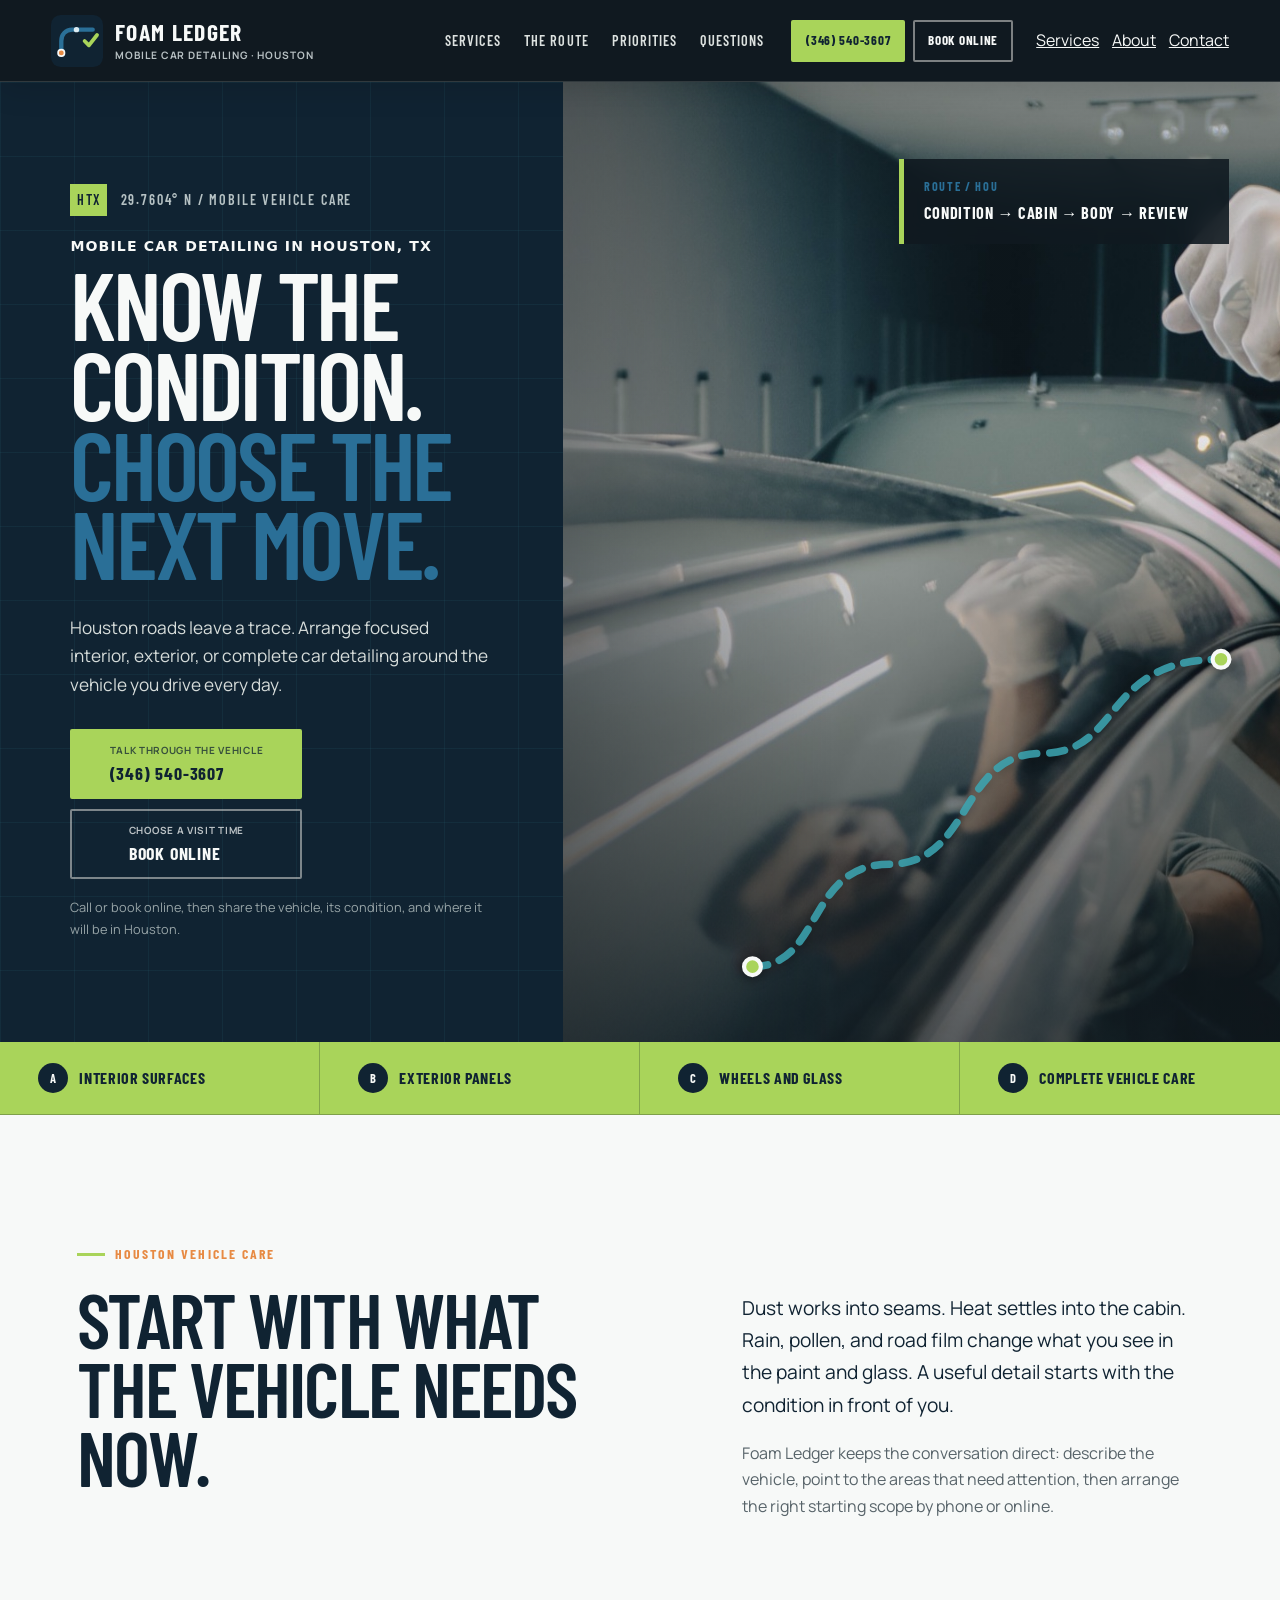
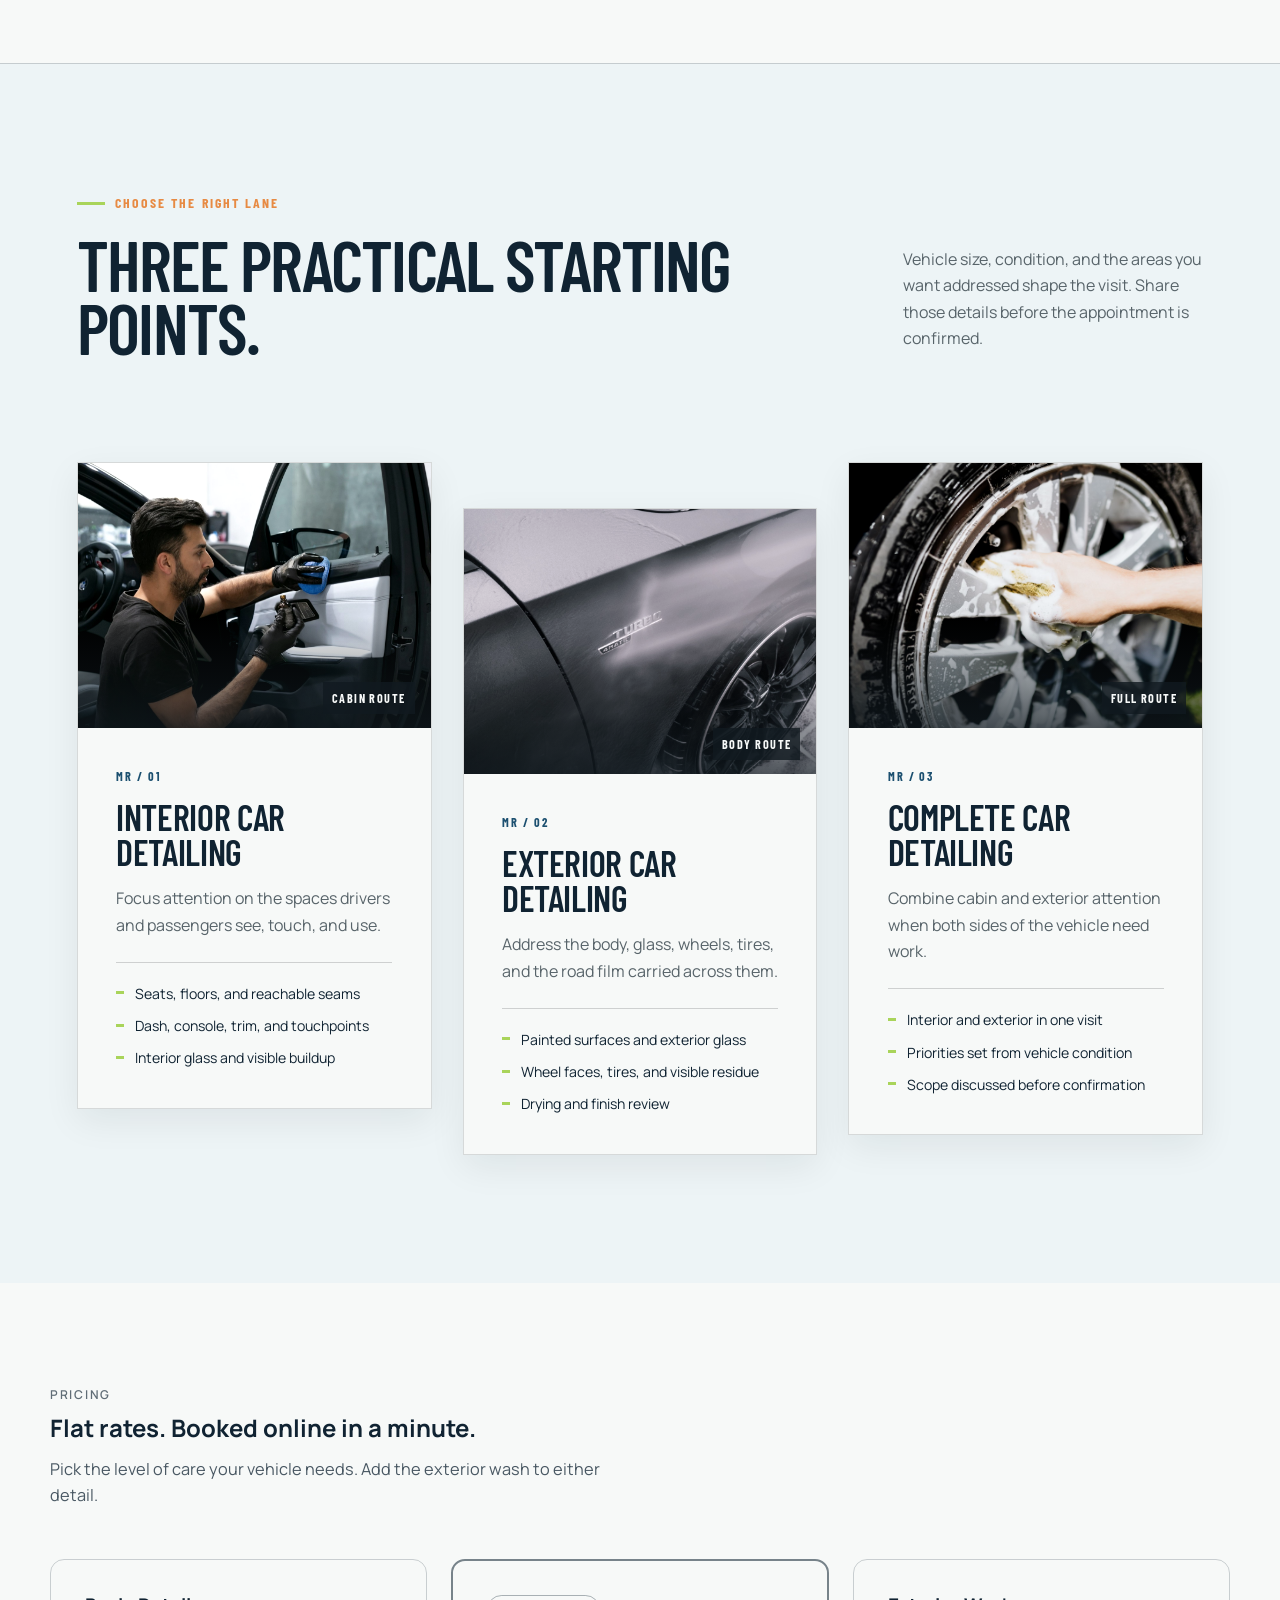
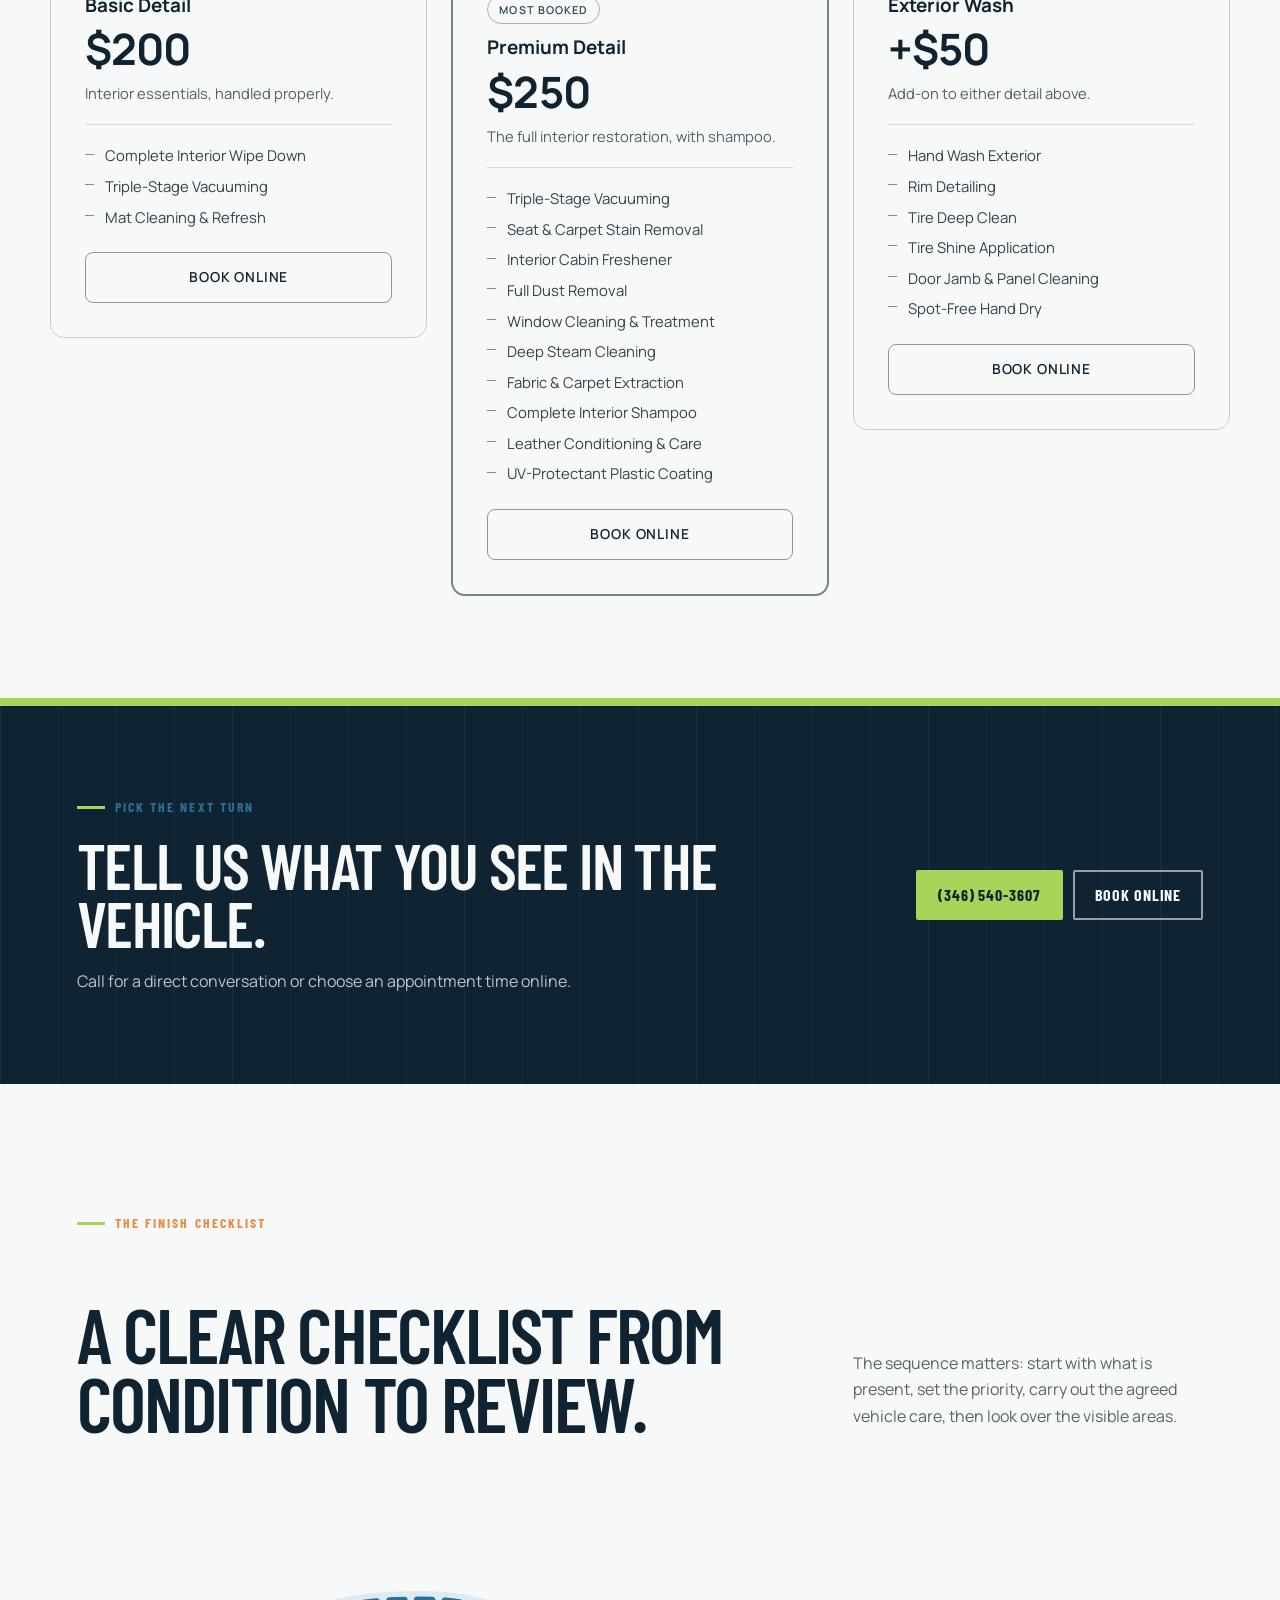
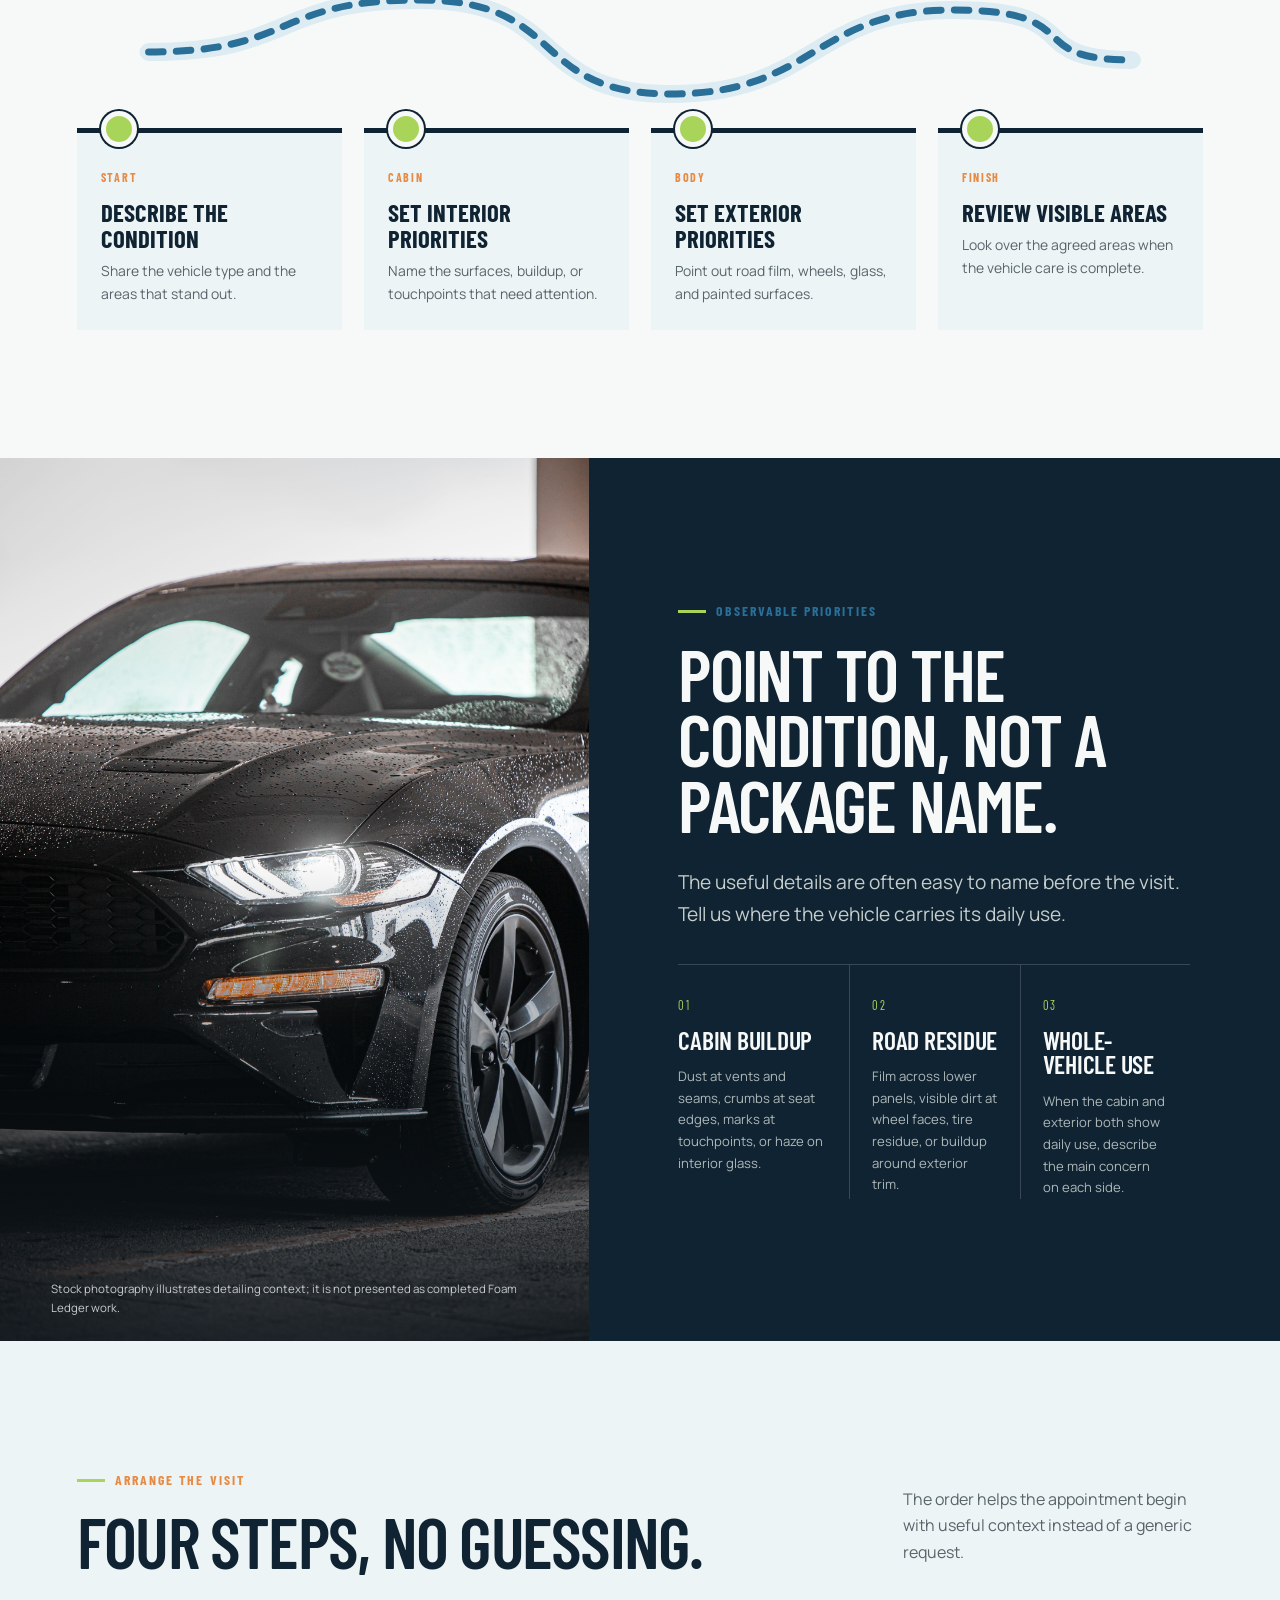
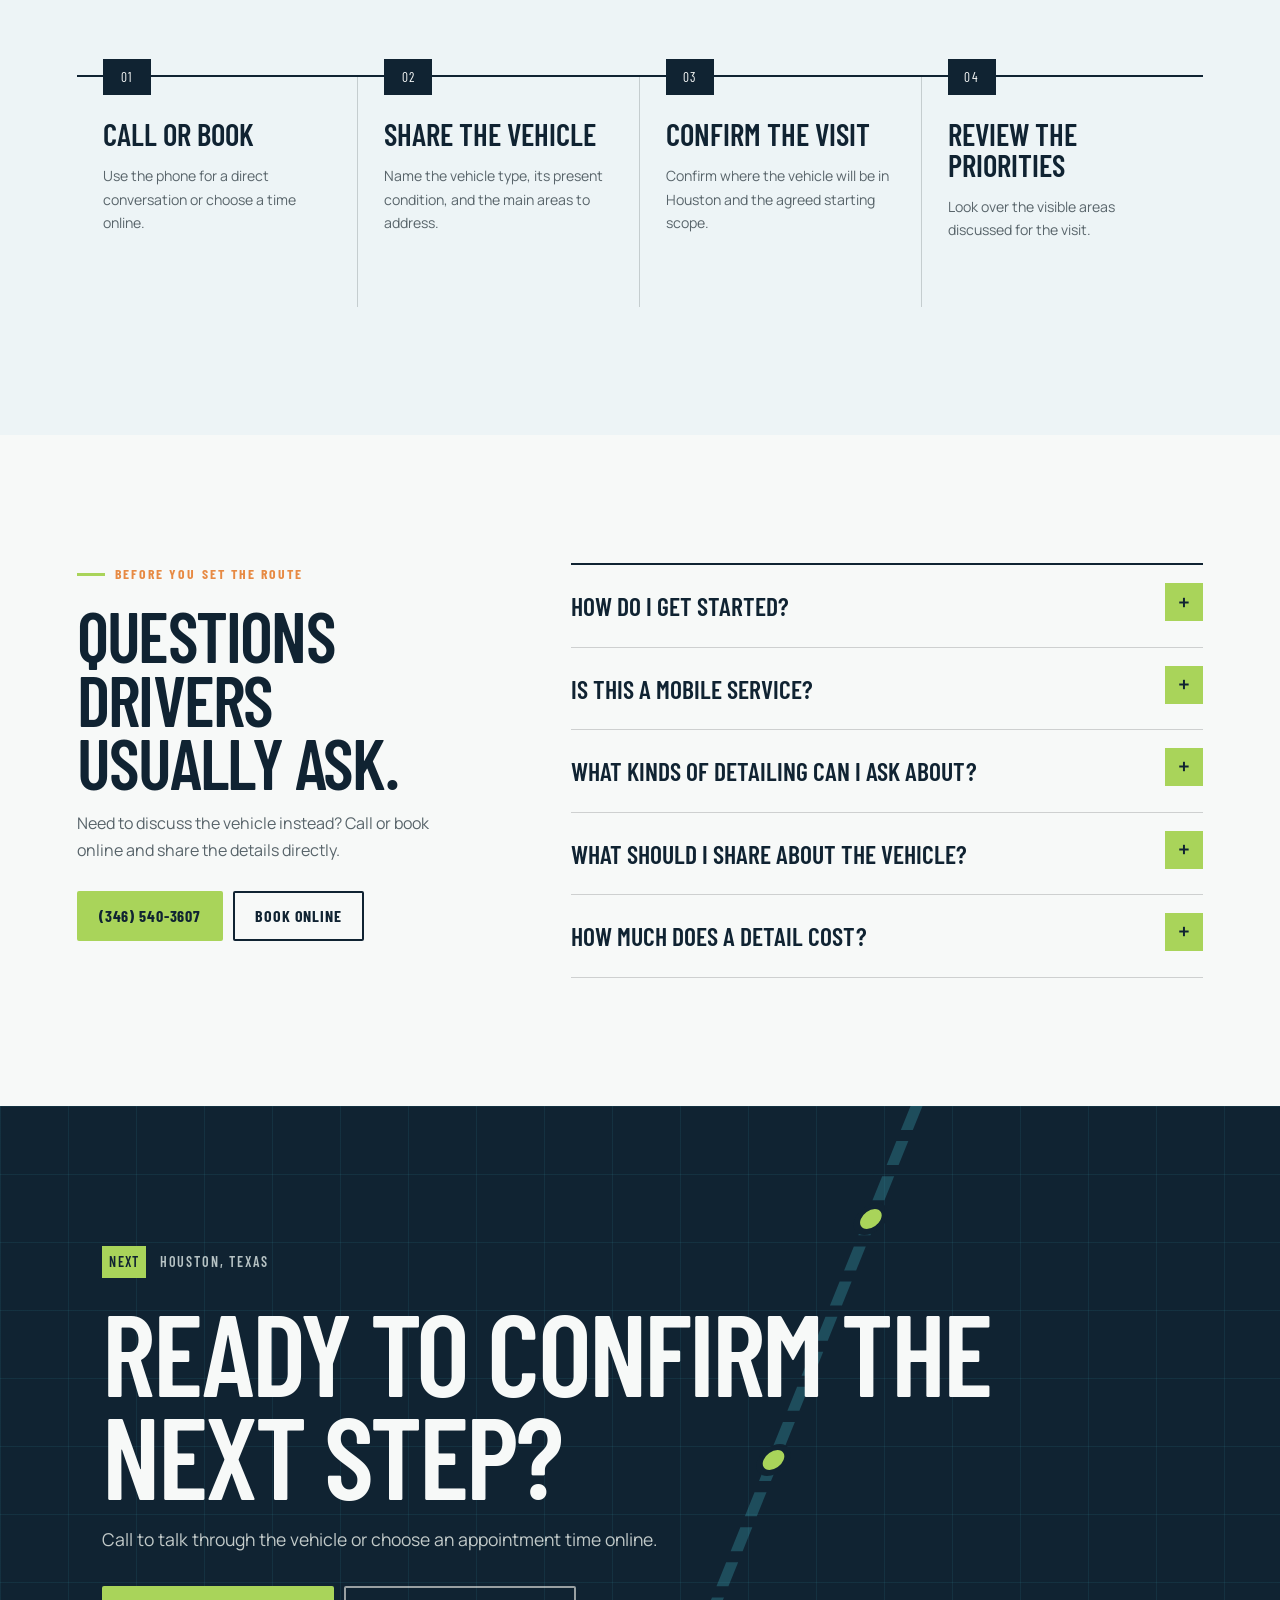
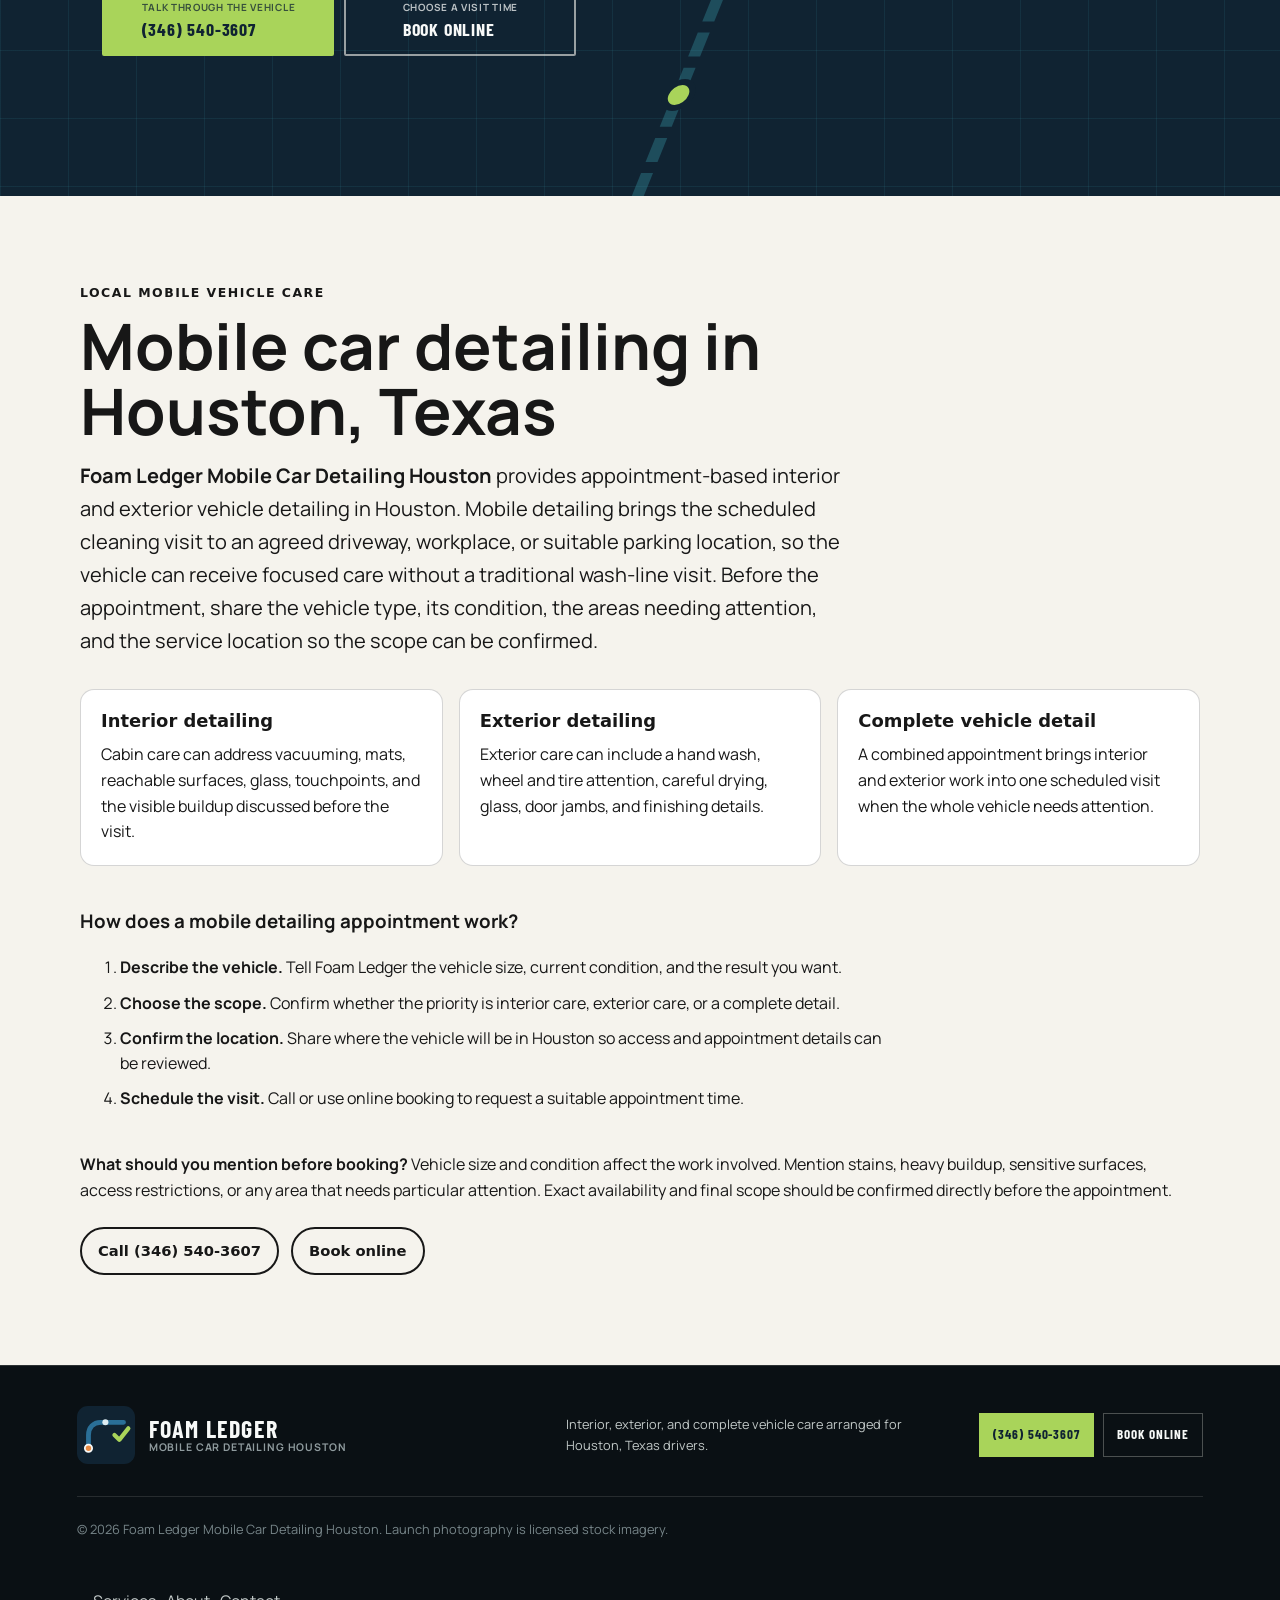
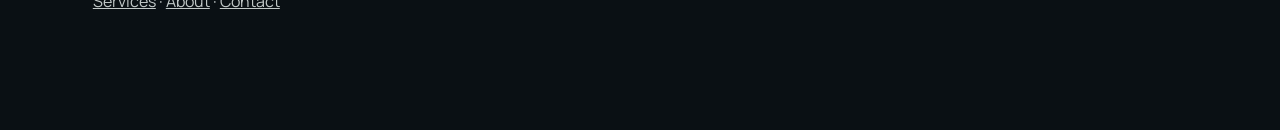
<file: index.html>
<!doctype html>
<html lang="en">
<head>
  <meta charset="utf-8">
  <meta name="viewport" content="width=device-width, initial-scale=1">
  <title>Mobile Car Detailing in Houston, TX | Foam Ledger</title>
  <meta name="theme-color" content="#102332">
  <link rel="canonical" href="https://foamledger.shop/">
  <link rel="icon" href="/assets/favicon.svg" type="image/svg+xml">
  <link rel="preconnect" href="https://fonts.googleapis.com">
  <link rel="preconnect" href="https://fonts.gstatic.com" crossorigin>
  <link href="https://fonts.googleapis.com/css2?family=Barlow+Condensed:wght@500;600;700&family=Manrope:wght@400;500;600;700&display=swap" rel="stylesheet">
  <link rel="preload" href="/assets/hero-route.jpg" as="image">
  <link rel="stylesheet" href="/styles.css">
  <script type="application/ld+json">
{
  "@context": "https://schema.org",
  "@type": "AutomotiveBusiness",
  "name": "Foam Ledger Mobile Car Detailing Houston",
  "url": "https://foamledger.shop/",
  "telephone": "+1 346-540-3607",
  "address": {
    "@type": "PostalAddress",
    "streetAddress": "5120 Woodway Dr",
    "addressLocality": "Houston",
    "addressRegion": "TX",
    "postalCode": "77056",
    "addressCountry": "US"
  },
  "description": "Mobile car detailing in Houston, Texas with interior, exterior, and complete vehicle care appointments.",
  "areaServed": {
    "@type": "City",
    "name": "Houston",
    "containedInPlace": {
      "@type": "State",
      "name": "Texas"
    }
  },
  "hasOfferCatalog": {
    "@type": "OfferCatalog",
    "name": "Car detailing services",
    "itemListElement": [
      {
        "@type": "Offer",
        "itemOffered": {
          "@type": "Service",
          "name": "Interior car detailing"
        }
      },
      {
        "@type": "Offer",
        "itemOffered": {
          "@type": "Service",
          "name": "Exterior car detailing"
        }
      },
      {
        "@type": "Offer",
        "itemOffered": {
          "@type": "Service",
          "name": "Complete car detailing"
        }
      }
    ]
  },
  "priceRange": "$200-$250",
  "makesOffer": [
    {
      "@type": "Offer",
      "name": "Basic Detail",
      "price": "200",
      "priceCurrency": "USD",
      "availability": "https://schema.org/InStock",
      "itemOffered": {
        "@type": "Service",
        "name": "Basic Detail",
        "description": "Interior essentials: complete interior wipe down, triple-stage vacuuming, and mat cleaning and refresh."
      }
    },
    {
      "@type": "Offer",
      "name": "Premium Detail",
      "price": "250",
      "priceCurrency": "USD",
      "availability": "https://schema.org/InStock",
      "itemOffered": {
        "@type": "Service",
        "name": "Premium Detail",
        "description": "The full interior restoration, including complete interior shampoo, deep steam cleaning, fabric and carpet extraction, and leather conditioning."
      }
    },
    {
      "@type": "Offer",
      "name": "Exterior Wash",
      "price": "50",
      "priceCurrency": "USD",
      "availability": "https://schema.org/InStock",
      "itemOffered": {
        "@type": "Service",
        "name": "Exterior Wash",
        "description": "Add-on exterior wash: hand wash, rim detailing, tire deep clean and shine, door jamb cleaning, and spot-free hand dry."
      }
    }
  ],
  "@id": "https://foamledger.shop/#business",
  "geo": {
    "@type": "GeoCoordinates",
    "latitude": 29.762271652675,
    "longitude": -95.466094161985
  },
  "image": "https://foamledger.shop/assets/hero-route.jpg",
  "contactPoint": {
    "@type": "ContactPoint",
    "telephone": "+1 346-540-3607",
    "contactType": "customer service",
    "areaServed": "US-TX",
    "availableLanguage": "English"
  }
}
    </script>
<!-- SEO-GEO:START -->
  <meta name="description" content="Mobile car detailing in Houston, TX from Foam Ledger, with interior cleaning, exterior hand washing, and complete details. Call or book online.">
  <meta name="robots" content="index, follow, max-image-preview:large, max-snippet:-1, max-video-preview:-1">
  <meta property="og:locale" content="en_US">
  <meta property="og:type" content="website">
  <meta property="og:site_name" content="Foam Ledger">
  <meta property="og:title" content="Mobile Car Detailing in Houston, TX | Foam Ledger">
  <meta property="og:description" content="Mobile car detailing in Houston, TX from Foam Ledger, with interior cleaning, exterior hand washing, and complete details. Call or book online.">
  <meta property="og:url" content="https://foamledger.shop/">
  <meta property="og:image" content="https://foamledger.shop/assets/hero-route.jpg">
  <meta name="twitter:image" content="https://foamledger.shop/assets/hero-route.jpg">
  <meta name="twitter:card" content="summary_large_image">
  <meta name="twitter:title" content="Mobile Car Detailing in Houston, TX | Foam Ledger">
  <meta name="twitter:description" content="Mobile car detailing in Houston, TX from Foam Ledger, with interior cleaning, exterior hand washing, and complete details. Call or book online.">
  <style id="seo-geo-styles">
    .seo-local-intent { display:block; margin:0 0 .55rem; font:700 clamp(.78rem,1.1vw,.95rem)/1.2 system-ui,sans-serif; letter-spacing:.08em; text-transform:uppercase; }
    .seo-geo-section { background:#f5f3ed; color:#171717; padding:clamp(3.5rem,7vw,6.5rem) clamp(1.25rem,5vw,5rem); }
    .seo-geo-inner { width:min(1120px,100%); margin:0 auto; }
    .seo-geo-kicker { margin:0 0 .75rem; font:700 .78rem/1.2 system-ui,sans-serif; letter-spacing:.12em; text-transform:uppercase; }
    .seo-geo-section h2 { max-width:22ch; margin:0 0 1rem; color:inherit; font-size:clamp(2rem,5vw,4rem); line-height:1.02; }
    .seo-geo-answer { max-width:760px; margin:0 0 2rem; font-size:clamp(1.05rem,2vw,1.25rem); line-height:1.65; }
    .seo-geo-grid { display:grid; grid-template-columns:repeat(3,minmax(0,1fr)); gap:1rem; margin:2rem 0; }
    .seo-geo-card { border:1px solid rgba(23,23,23,.18); border-radius:14px; padding:1.25rem; background:#fff; }
    .seo-geo-card h3 { margin:0 0 .6rem; color:inherit; font:700 1.12rem/1.25 system-ui,sans-serif; }
    .seo-geo-card p { margin:0; line-height:1.6; }
    .seo-geo-steps { max-width:820px; margin:2.5rem 0; }
    .seo-geo-steps li { margin:.65rem 0; line-height:1.55; }
    .seo-geo-actions { display:flex; flex-wrap:wrap; gap:.75rem; margin-top:1.5rem; }
    .seo-geo-action { display:inline-flex; align-items:center; min-height:48px; padding:.75rem 1rem; border:2px solid currentColor; border-radius:999px; color:inherit; font:700 .92rem/1 system-ui,sans-serif; text-decoration:none; }
    @media (max-width:760px) { .seo-geo-grid { grid-template-columns:1fr; } }
  </style>
<!-- SEO-GEO:END -->
  <script id="seo-geo-entity-schema" type="application/ld+json">
{
  "@context": "https://schema.org",
  "@graph": [
    {
      "@type": "WebSite",
      "@id": "https://foamledger.shop/#website",
      "url": "https://foamledger.shop/",
      "name": "Foam Ledger Mobile Car Detailing Houston",
      "inLanguage": "en-US",
      "publisher": {
        "@id": "https://foamledger.shop/#business"
      }
    },
    {
      "@type": "Service",
      "@id": "https://foamledger.shop/#mobile-car-detailing",
      "name": "Mobile Car Detailing in Houston, Texas",
      "serviceType": "Mobile car detailing",
      "provider": {
        "@id": "https://foamledger.shop/#business"
      },
      "areaServed": {
        "@type": "City",
        "name": "Houston",
        "containedInPlace": {
          "@type": "State",
          "name": "Texas"
        }
      },
      "url": "https://foamledger.shop/#services"
    }
  ]
}
  </script>
<style id="SEO-NEXT-NAV-CSS">.seo-next-nav{display:flex;gap:.8rem;flex-wrap:wrap}.seo-next-footer-nav{padding:1rem}.seo-next-footer-nav a{color:inherit}</style></head>
<body>
  <a class="skip-link" href="#main">Skip to content</a>

  <header class="site-header" data-header>
    <a class="brand" href="#top" aria-label="Foam Ledger home">
      <img src="/assets/logo.svg" width="52" height="52" alt="">
      <span class="brand-words">
        <strong>Foam Ledger</strong>
        <small>Mobile Car Detailing · Houston</small>
      </span>
    </a>

    <button class="menu-toggle" type="button" aria-expanded="false" aria-controls="site-nav">
      <span class="sr-only">Open menu</span>
      <i></i><i></i><i></i>
    </button>

    <nav class="site-nav" id="site-nav" aria-label="Primary navigation">
      <a href="#services">Services</a>
      <a href="#route">The route</a>
      <a href="#priorities">Priorities</a>
      <a href="#questions">Questions</a>
      <div class="nav-actions">
        <a class="button button-call button-small" href="tel:+13465403607">(346) 540-3607</a>
        <a class="button button-book button-small" href="https://cal.com/sumitdatta/auto-detail-service">Book online</a>
      </div>
    <!-- SEO-NEXT-NAV:START --><div class="seo-next-nav" aria-label="Expanded site pages"><a href="/services/">Services</a><a href="/about/">About</a><a href="/contact/">Contact</a></div><!-- SEO-NEXT-NAV:END --></nav>
  </header>

  <main id="main">
    <section class="hero" id="top">
      <div class="hero-copy">
        <p class="coordinate"><span>HTX</span> 29.7604° N / Mobile vehicle care</p>
        <h1><span class="seo-local-intent" data-seo-local-intent>Mobile Car Detailing in Houston, TX</span>Know the condition. <em>Choose the next move.</em></h1>
        <p class="hero-lede">Houston roads leave a trace. Arrange focused interior, exterior, or complete car detailing around the vehicle you drive every day.</p>
        <div class="action-pair hero-actions">
          <a class="button button-call button-large" href="tel:+13465403607">
            <span>Talk through the vehicle</span>
            <strong>(346) 540-3607</strong>
          </a>
          <a class="button button-book button-large" href="https://cal.com/sumitdatta/auto-detail-service">
            <span>Choose a visit time</span>
            <strong>Book online</strong>
          </a>
        </div>
        <p class="microcopy">Call or book online, then share the vehicle, its condition, and where it will be in Houston.</p>
      </div>

      <div class="hero-image" role="img" aria-label="A polished vehicle panel under inspection light">
        <div class="hero-image-scrim"></div>
        <div class="hero-map-card" aria-hidden="true">
          <span>ROUTE / HOU</span>
          <strong>Condition → Cabin → Body → Review</strong>
        </div>
        <svg class="hero-route-line" viewBox="0 0 700 560" aria-hidden="true">
          <path d="M72 470 C156 470 136 348 235 348 S318 216 416 216 S487 104 630 104"/>
          <circle cx="72" cy="470" r="10"/>
          <circle cx="630" cy="104" r="10"/>
        </svg>
      </div>
    </section>

    <section class="road-strip" aria-label="Service focus">
      <p><span>A</span> Interior surfaces</p>
      <p><span>B</span> Exterior panels</p>
      <p><span>C</span> Wheels and glass</p>
      <p><span>D</span> Complete vehicle care</p>
    </section>

    <section class="section intro" aria-labelledby="intro-title">
      <div class="section-label">Houston vehicle care</div>
      <div class="intro-grid">
        <h2 id="intro-title">Start with what the vehicle needs now.</h2>
        <div class="intro-copy">
          <p class="lead">Dust works into seams. Heat settles into the cabin. Rain, pollen, and road film change what you see in the paint and glass. A useful detail starts with the condition in front of you.</p>
          <p>Foam Ledger keeps the conversation direct: describe the vehicle, point to the areas that need attention, then arrange the right starting scope by phone or online.</p>
        </div>
      </div>
    </section>

    <section class="section services" id="services" aria-labelledby="services-title">
      <div class="section-heading">
        <div>
          <p class="section-kicker">Choose the right lane</p>
          <h2 id="services-title">Three practical starting points.</h2>
        </div>
        <p>Vehicle size, condition, and the areas you want addressed shape the visit. Share those details before the appointment is confirmed.</p>
      </div>

      <div class="service-grid">
        <article class="service-card">
          <div class="service-photo">
            <img src="/assets/service-interior.jpg" alt="A vehicle interior receiving careful surface cleaning" loading="lazy">
            <span>Cabin route</span>
          </div>
          <div class="service-content">
            <p class="service-code">MR / 01</p>
            <h3>Interior car detailing</h3>
            <p>Focus attention on the spaces drivers and passengers see, touch, and use.</p>
            <ul>
              <li>Seats, floors, and reachable seams</li>
              <li>Dash, console, trim, and touchpoints</li>
              <li>Interior glass and visible buildup</li>
            </ul>
          </div>
        </article>

        <article class="service-card service-card-offset">
          <div class="service-photo">
            <img src="/assets/service-foam.jpg" alt="A dark car covered with wash foam" loading="lazy">
            <span>Body route</span>
          </div>
          <div class="service-content">
            <p class="service-code">MR / 02</p>
            <h3>Exterior car detailing</h3>
            <p>Address the body, glass, wheels, tires, and the road film carried across them.</p>
            <ul>
              <li>Painted surfaces and exterior glass</li>
              <li>Wheel faces, tires, and visible residue</li>
              <li>Drying and finish review</li>
            </ul>
          </div>
        </article>

        <article class="service-card">
          <div class="service-photo">
            <img src="/assets/service-wheel.jpg" alt="A vehicle wheel covered with cleaning foam" loading="lazy">
            <span>Full route</span>
          </div>
          <div class="service-content">
            <p class="service-code">MR / 03</p>
            <h3>Complete car detailing</h3>
            <p>Combine cabin and exterior attention when both sides of the vehicle need work.</p>
            <ul>
              <li>Interior and exterior in one visit</li>
              <li>Priorities set from vehicle condition</li>
              <li>Scope discussed before confirmation</li>
            </ul>
          </div>
        </article>
      </div>
    </section>

    <section class="rates" id="pricing" aria-labelledby="pricing-title">
      <div class="rates-shell">
        <div class="rates-head">
          <p class="rates-eyebrow">Pricing</p>
          <h2 id="pricing-title">Flat rates. Booked online in a minute.</h2>
          <p class="rates-intro">Pick the level of care your vehicle needs. Add the exterior wash to either detail.</p>
        </div>

        <div class="rate-grid">
          <article class="rate-card">
            <h3>Basic Detail</h3>
            <p class="rate-figure">$200</p>
            <p class="rate-note">Interior essentials, handled properly.</p>
            <ul class="rate-list">
              <li>Complete Interior Wipe Down</li>
              <li>Triple-Stage Vacuuming</li>
              <li>Mat Cleaning &amp; Refresh</li>
            </ul>
            <a class="rate-cta" href="https://cal.com/sumitdatta/auto-detail-service" target="_blank" rel="noopener">Book Online</a>
          </article>
          <article class="rate-card rate-card-featured">
            <span class="rate-badge">Most booked</span>
            <h3>Premium Detail</h3>
            <p class="rate-figure">$250</p>
            <p class="rate-note">The full interior restoration, with shampoo.</p>
            <ul class="rate-list">
              <li>Triple-Stage Vacuuming</li>
              <li>Seat &amp; Carpet Stain Removal</li>
              <li>Interior Cabin Freshener</li>
              <li>Full Dust Removal</li>
              <li>Window Cleaning &amp; Treatment</li>
              <li>Deep Steam Cleaning</li>
              <li>Fabric &amp; Carpet Extraction</li>
              <li>Complete Interior Shampoo</li>
              <li>Leather Conditioning &amp; Care</li>
              <li>UV-Protectant Plastic Coating</li>
            </ul>
            <a class="rate-cta" href="https://cal.com/sumitdatta/auto-detail-service" target="_blank" rel="noopener">Book Online</a>
          </article>
          <article class="rate-card">
            <h3>Exterior Wash</h3>
            <p class="rate-figure">+$50</p>
            <p class="rate-note">Add-on to either detail above.</p>
            <ul class="rate-list">
              <li>Hand Wash Exterior</li>
              <li>Rim Detailing</li>
              <li>Tire Deep Clean</li>
              <li>Tire Shine Application</li>
              <li>Door Jamb &amp; Panel Cleaning</li>
              <li>Spot-Free Hand Dry</li>
            </ul>
            <a class="rate-cta" href="https://cal.com/sumitdatta/auto-detail-service" target="_blank" rel="noopener">Book Online</a>
          </article>
        </div>
      </div>
    </section>


    <section class="route-callout" aria-label="Contact Foam Ledger">
      <div>
        <p class="section-kicker">Pick the next turn</p>
        <h2>Tell us what you see in the vehicle.</h2>
        <p>Call for a direct conversation or choose an appointment time online.</p>
      </div>
      <div class="action-pair">
        <a class="button button-call" href="tel:+13465403607">(346) 540-3607</a>
        <a class="button button-book button-book-light" href="https://cal.com/sumitdatta/auto-detail-service">Book online</a>
      </div>
    </section>

    <section class="section route-section" id="route" aria-labelledby="route-title">
      <div class="route-intro">
        <p class="section-kicker">The finish checklist</p>
        <h2 id="route-title">A clear checklist from condition to review.</h2>
        <p>The sequence matters: start with what is present, set the priority, carry out the agreed vehicle care, then look over the visible areas.</p>
      </div>

      <div class="route-map">
        <svg viewBox="0 0 1100 190" preserveAspectRatio="none" aria-hidden="true">
          <path class="route-base" d="M70 100 C215 100 190 48 335 48 S440 142 580 142 S720 58 855 58 S920 108 1030 108"/>
          <path class="route-progress" d="M70 100 C215 100 190 48 335 48 S440 142 580 142 S720 58 855 58 S920 108 1030 108"/>
        </svg>
        <ol class="waypoints">
          <li>
            <span>Start</span>
            <strong>Describe the condition</strong>
            <p>Share the vehicle type and the areas that stand out.</p>
          </li>
          <li>
            <span>Cabin</span>
            <strong>Set interior priorities</strong>
            <p>Name the surfaces, buildup, or touchpoints that need attention.</p>
          </li>
          <li>
            <span>Body</span>
            <strong>Set exterior priorities</strong>
            <p>Point out road film, wheels, glass, and painted surfaces.</p>
          </li>
          <li>
            <span>Finish</span>
            <strong>Review visible areas</strong>
            <p>Look over the agreed areas when the vehicle care is complete.</p>
          </li>
        </ol>
      </div>
    </section>

    <section class="priorities" id="priorities" aria-labelledby="priorities-title">
      <div class="priority-image">
        <img src="/assets/detail-wet-paint.jpg" alt="Water droplets reflecting light on dark vehicle paint" loading="lazy">
        <p>Stock photography illustrates detailing context; it is not presented as completed Foam Ledger work.</p>
      </div>
      <div class="priority-copy">
        <p class="section-kicker">Observable priorities</p>
        <h2 id="priorities-title">Point to the condition, not a package name.</h2>
        <p class="lead">The useful details are often easy to name before the visit. Tell us where the vehicle carries its daily use.</p>
        <div class="priority-list">
          <article>
            <span>01</span>
            <h3>Cabin buildup</h3>
            <p>Dust at vents and seams, crumbs at seat edges, marks at touchpoints, or haze on interior glass.</p>
          </article>
          <article>
            <span>02</span>
            <h3>Road residue</h3>
            <p>Film across lower panels, visible dirt at wheel faces, tire residue, or buildup around exterior trim.</p>
          </article>
          <article>
            <span>03</span>
            <h3>Whole-vehicle use</h3>
            <p>When the cabin and exterior both show daily use, describe the main concern on each side.</p>
          </article>
        </div>
      </div>
    </section>

    <section class="section process" aria-labelledby="process-title">
      <div class="section-heading">
        <div>
          <p class="section-kicker">Arrange the visit</p>
          <h2 id="process-title">Four steps, no guessing.</h2>
        </div>
        <p>The order helps the appointment begin with useful context instead of a generic request.</p>
      </div>
      <ol class="process-grid">
        <li><span>Call or book</span><p>Use the phone for a direct conversation or choose a time online.</p></li>
        <li><span>Share the vehicle</span><p>Name the vehicle type, its present condition, and the main areas to address.</p></li>
        <li><span>Confirm the visit</span><p>Confirm where the vehicle will be in Houston and the agreed starting scope.</p></li>
        <li><span>Review the priorities</span><p>Look over the visible areas discussed for the visit.</p></li>
      </ol>
    </section>

    <section class="section questions" id="questions" aria-labelledby="questions-title">
      <div class="questions-intro">
        <p class="section-kicker">Before you set the route</p>
        <h2 id="questions-title">Questions drivers usually ask.</h2>
        <p>Need to discuss the vehicle instead? Call or book online and share the details directly.</p>
        <div class="action-pair questions-actions">
          <a class="button button-call" href="tel:+13465403607">(346) 540-3607</a>
          <a class="button button-book button-book-dark" href="https://cal.com/sumitdatta/auto-detail-service">Book online</a>
        </div>
      </div>
      <div class="faq-list">
        <details>
          <summary>How do I get started?</summary>
          <p>Call (346) 540-3607 or book online. Share the vehicle type, its condition, the areas that need attention, and where it will be in Houston.</p>
        </details>
        <details>
          <summary>Is this a mobile service?</summary>
          <p>Yes. Foam Ledger is built around mobile car detailing in Houston. Confirm the location and visit details when you call or book.</p>
        </details>
        <details>
          <summary>What kinds of detailing can I ask about?</summary>
          <p>Start with interior, exterior, or complete car detailing. The vehicle size, condition, and visible priorities help shape the scope.</p>
        </details>
        <details>
          <summary>What should I share about the vehicle?</summary>
          <p>Share the vehicle type, what you can see now, any areas that need focused attention, and where the vehicle will be for the visit.</p>
        </details>
        <details>
          <summary>How much does a detail cost?</summary>
          <p>The Basic Detail is $200 and covers interior essentials. The Premium Detail is $250 and includes a complete interior shampoo. An Exterior Wash can be added to either for $50. Vehicle size and condition can affect the final scope, so confirm the details when you call or book.</p>
        </details>
      </div>
    </section>

    <section class="final-cta" id="contact">
      <div class="final-route-mark" aria-hidden="true">
        <span></span><span></span><span></span>
      </div>
      <p class="coordinate"><span>NEXT</span> Houston, Texas</p>
      <h2>Ready to confirm the next step?</h2>
      <p>Call to talk through the vehicle or choose an appointment time online.</p>
      <div class="action-pair final-actions">
        <a class="button button-call button-large" href="tel:+13465403607">
          <span>Talk through the vehicle</span>
          <strong>(346) 540-3607</strong>
        </a>
        <a class="button button-book button-book-light button-large" href="https://cal.com/sumitdatta/auto-detail-service">
          <span>Choose a visit time</span>
          <strong>Book online</strong>
        </a>
      </div>
    </section>
  <!-- SEO-GEO-LOCAL:START -->
    <section class="seo-geo-section" id="local-detailing" aria-labelledby="local-detailing-title">
      <div class="seo-geo-inner">
        <p class="seo-geo-kicker">Local mobile vehicle care</p>
        <h2 id="local-detailing-title">Mobile car detailing in Houston, Texas</h2>
        <p class="seo-geo-answer"><strong>Foam Ledger Mobile Car Detailing Houston</strong> provides appointment-based interior and exterior vehicle detailing in Houston. Mobile detailing brings the scheduled cleaning visit to an agreed driveway, workplace, or suitable parking location, so the vehicle can receive focused care without a traditional wash-line visit. Before the appointment, share the vehicle type, its condition, the areas needing attention, and the service location so the scope can be confirmed.</p>

        <div class="seo-geo-grid" aria-label="Available detailing options">
          <article class="seo-geo-card">
            <h3>Interior detailing</h3>
            <p>Cabin care can address vacuuming, mats, reachable surfaces, glass, touchpoints, and the visible buildup discussed before the visit.</p>
          </article>
          <article class="seo-geo-card">
            <h3>Exterior detailing</h3>
            <p>Exterior care can include a hand wash, wheel and tire attention, careful drying, glass, door jambs, and finishing details.</p>
          </article>
          <article class="seo-geo-card">
            <h3>Complete vehicle detail</h3>
            <p>A combined appointment brings interior and exterior work into one scheduled visit when the whole vehicle needs attention.</p>
          </article>
        </div>

        <div class="seo-geo-steps">
          <h3>How does a mobile detailing appointment work?</h3>
          <ol>
            <li><strong>Describe the vehicle.</strong> Tell Foam Ledger the vehicle size, current condition, and the result you want.</li>
            <li><strong>Choose the scope.</strong> Confirm whether the priority is interior care, exterior care, or a complete detail.</li>
            <li><strong>Confirm the location.</strong> Share where the vehicle will be in Houston so access and appointment details can be reviewed.</li>
            <li><strong>Schedule the visit.</strong> Call or use online booking to request a suitable appointment time.</li>
          </ol>
        </div>

        <p><strong>What should you mention before booking?</strong> Vehicle size and condition affect the work involved. Mention stains, heavy buildup, sensitive surfaces, access restrictions, or any area that needs particular attention. Exact availability and final scope should be confirmed directly before the appointment.</p>
        <div class="seo-geo-actions">
          <a class="seo-geo-action" href="tel:+13465403607">Call (346) 540-3607</a>
          <a class="seo-geo-action" href="https://cal.com/sumitdatta/auto-detail-service" target="_blank" rel="noopener">Book online</a>
        </div>
      </div>
    </section>
<!-- SEO-GEO-LOCAL:END -->
  </main>

  <footer class="site-footer">
    <div class="footer-brand">
      <img src="/assets/logo.svg" width="58" height="58" alt="">
      <div><strong>Foam Ledger</strong><span>Mobile Car Detailing Houston</span></div>
    </div>
    <p>Interior, exterior, and complete vehicle care arranged for Houston, Texas drivers.</p>
    <div class="footer-actions">
      <a href="tel:+13465403607">(346) 540-3607</a>
      <a href="https://cal.com/sumitdatta/auto-detail-service">Book online</a>
    </div>
    <p class="footer-fine">© <span data-year>2026</span> Foam Ledger Mobile Car Detailing Houston. Launch photography is licensed stock imagery.</p>
  <!-- SEO-NEXT-NAV:START --><nav class="seo-next-footer-nav" aria-label="Expanded footer navigation"><a href="/services/">Services</a> · <a href="/about/">About</a> · <a href="/contact/">Contact</a></nav><!-- SEO-NEXT-NAV:END --></footer>

  <div class="mobile-action-bar" aria-label="Contact options">
    <a href="tel:+13465403607"><span>Call</span><strong>(346) 540-3607</strong></a>
    <a href="https://cal.com/sumitdatta/auto-detail-service"><span>Schedule</span><strong>Book online</strong></a>
  </div>

  <script src="/script.js" defer></script>
</body>
</html>
</file>
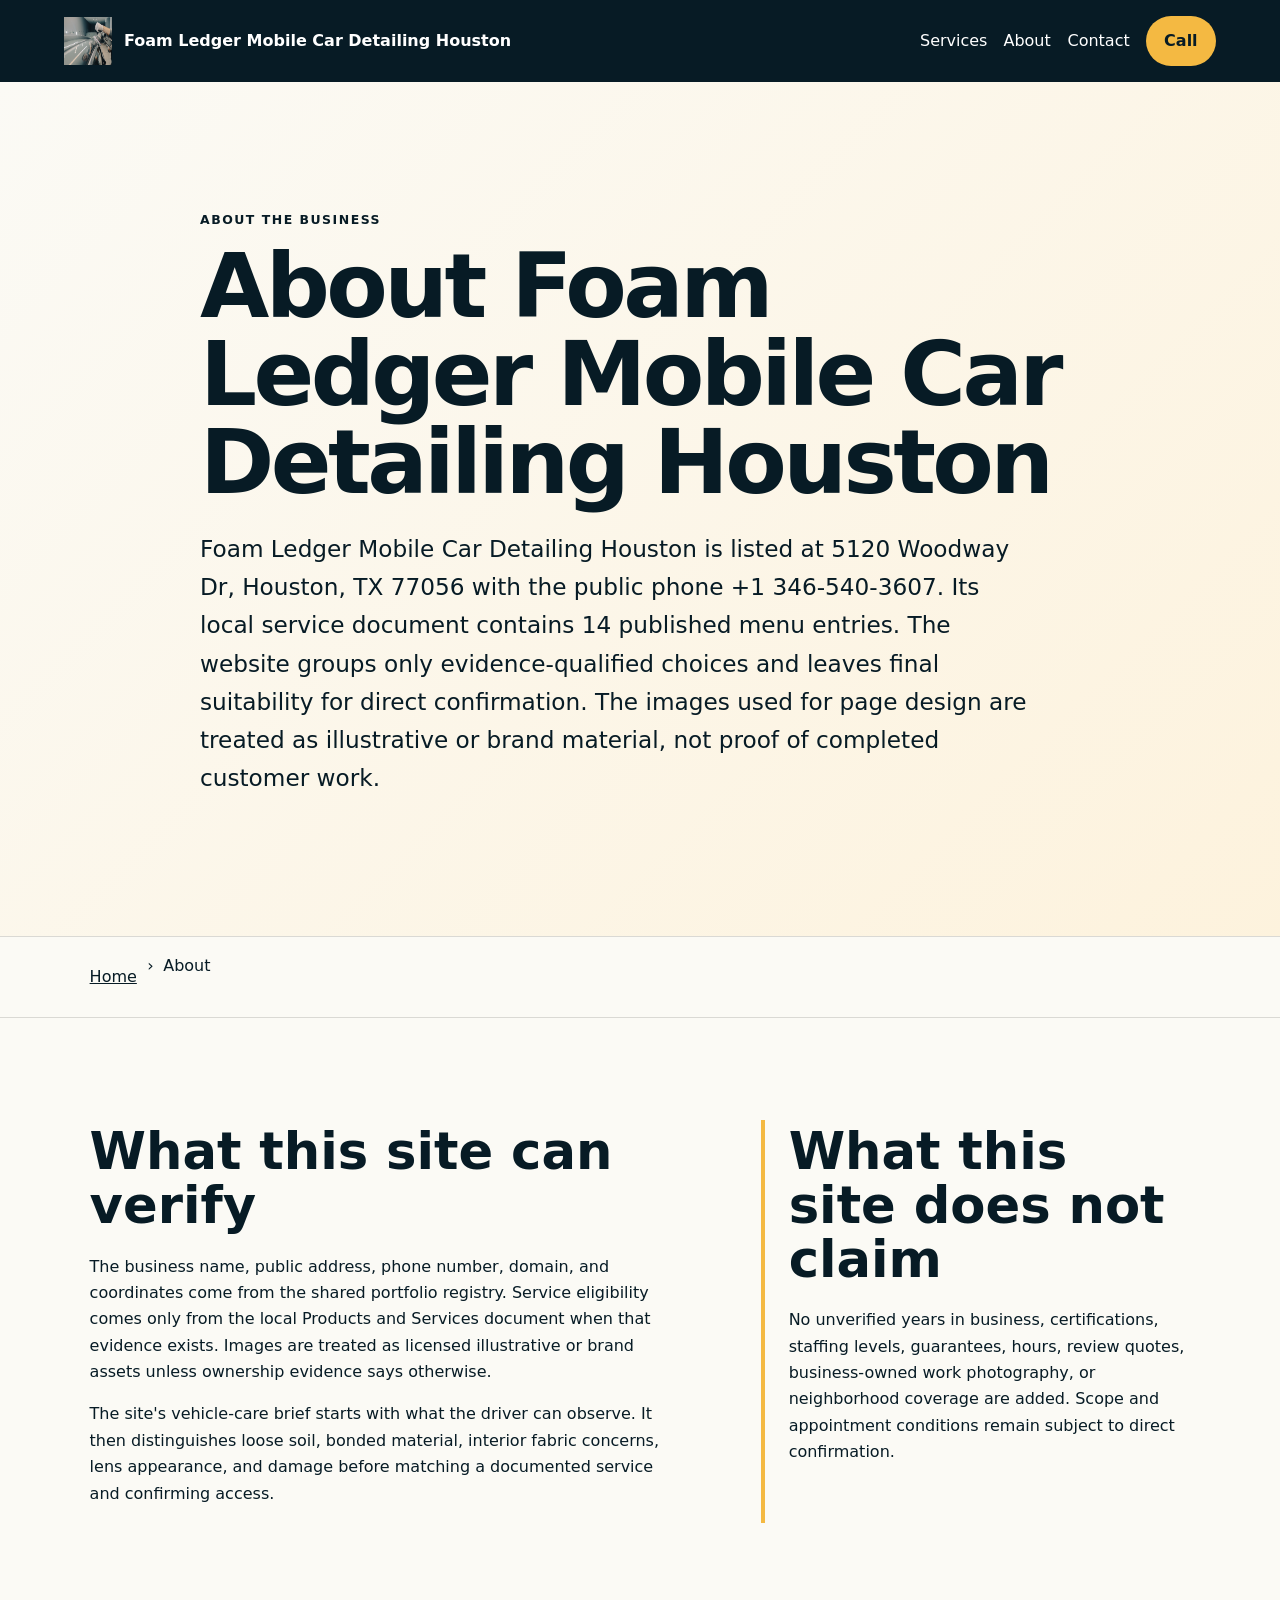
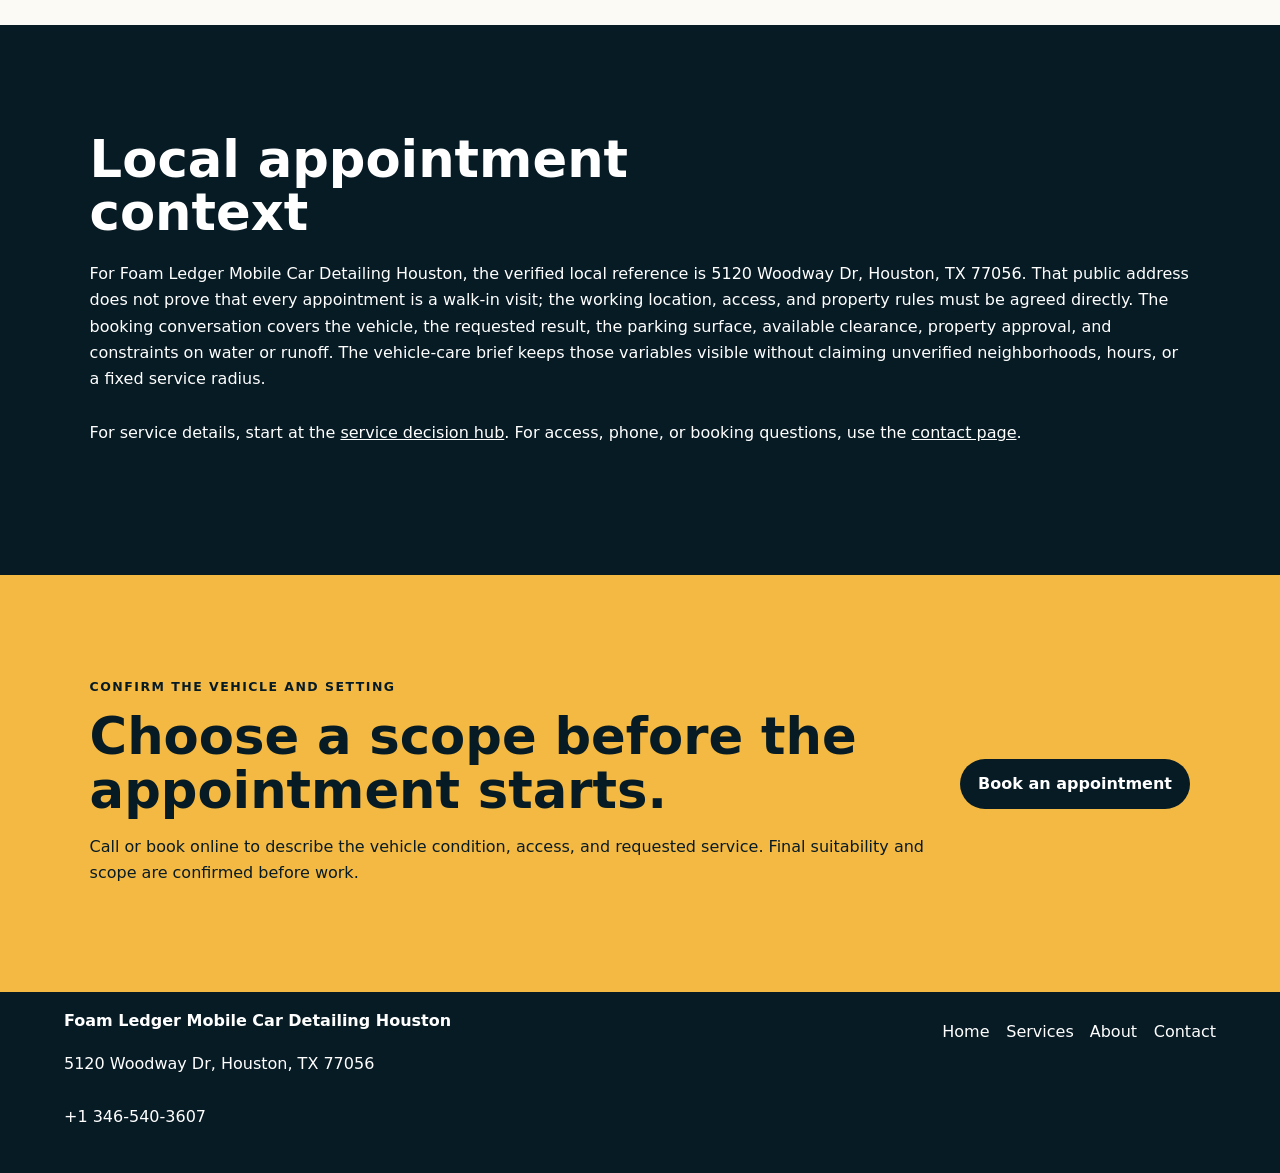
<file: about/index.html>
<!doctype html>
<html lang="en"><head>
  <meta charset="utf-8"><meta name="viewport" content="width=device-width,initial-scale=1">
  <title>About Foam Ledger Mobile Car Detailing Houston | Houston, TX</title>
  <meta name="description" content="Verified identity, evidence boundaries, and appointment-planning approach for Foam Ledger Mobile Car Detailing Houston in Houston, TX.">
  <meta name="robots" content="index, follow, max-image-preview:large, max-snippet:-1">
  <link rel="canonical" href="https://foamledger.shop/about/">
  <meta property="og:type" content="website"><meta property="og:title" content="About Foam Ledger Mobile Car Detailing Houston | Houston, TX">
  <meta property="og:description" content="Verified identity, evidence boundaries, and appointment-planning approach for Foam Ledger Mobile Car Detailing Houston in Houston, TX."><meta property="og:url" content="https://foamledger.shop/about/">
  <meta property="og:image" content="https://foamledger.shop/assets/hero-route.jpg"><meta name="twitter:card" content="summary_large_image">
  <link rel="icon" href="/assets/favicon.svg"><link rel="stylesheet" href="/seo-pages.css"><script type="application/ld+json">{
  "@context": "https://schema.org",
  "@graph": [
    {
      "@type": "BreadcrumbList",
      "@id": "https://foamledger.shop/about/#breadcrumb",
      "itemListElement": [
        {
          "@type": "ListItem",
          "position": 1,
          "name": "Home",
          "item": "https://foamledger.shop/"
        },
        {
          "@type": "ListItem",
          "position": 2,
          "name": "About Foam Ledger Mobile Car Detailing Houston | Houston, TX",
          "item": "https://foamledger.shop/about/"
        }
      ]
    },
    {
      "@type": "WebPage",
      "@id": "https://foamledger.shop/about/#webpage",
      "url": "https://foamledger.shop/about/",
      "name": "About Foam Ledger Mobile Car Detailing Houston | Houston, TX",
      "description": "Verified identity, evidence boundaries, and appointment-planning approach for Foam Ledger Mobile Car Detailing Houston in Houston, TX.",
      "breadcrumb": {
        "@id": "https://foamledger.shop/about/#breadcrumb"
      },
      "isPartOf": {
        "@id": "https://foamledger.shop/#website"
      },
      "about": {
        "@id": "https://foamledger.shop/#business"
      }
    },
    {
      "@type": "ImageObject",
      "@id": "https://foamledger.shop/about/#primaryimage",
      "contentUrl": "https://foamledger.shop/assets/hero-route.jpg",
      "caption": "Illustrative detailing artwork for Foam Ledger Mobile Car Detailing Houston",
      "representativeOfPage": true
    }
  ]
}</script>
</head><body style="--pilot-accent:#f4b942;--pilot-dark:#071b25;--pilot-paper:#fbfaf5">
<a class="skip-link" href="#content">Skip to content</a>
<header class="pilot-header"><a class="pilot-brand" href="/"><img src="/assets/hero-route.jpg" width="48" height="48" alt=""><span>Foam Ledger Mobile Car Detailing Houston</span></a>
<nav aria-label="Primary navigation"><a href="/services/">Services</a><a href="/about/">About</a><a href="/contact/">Contact</a><a class="pilot-call" href="tel:+13465403607">Call</a></nav></header>
<main id="content"><section class="pilot-hero text-only"><div><p class="eyebrow">About the business</p><h1>About Foam Ledger Mobile Car Detailing Houston</h1><p class="pilot-answer">Foam Ledger Mobile Car Detailing Houston is listed at 5120 Woodway Dr, Houston, TX 77056 with the public phone +1 346-540-3607. Its local service document contains 14 published menu entries. The website groups only evidence-qualified choices and leaves final suitability for direct confirmation. The images used for page design are treated as illustrative or brand material, not proof of completed customer work.</p></div></section><nav class="breadcrumbs" aria-label="Breadcrumb"><a href="/">Home</a><span>›</span><span>About</span></nav>
<section class="pilot-section pilot-grid"><div><h2>What this site can verify</h2><p>The business name, public address, phone number, domain, and coordinates come from the shared portfolio registry. Service eligibility comes only from the local Products and Services document when that evidence exists. Images are treated as licensed illustrative or brand assets unless ownership evidence says otherwise.</p><p>The site&#x27;s vehicle-care brief starts with what the driver can observe. It then distinguishes loose soil, bonded material, interior fabric concerns, lens appearance, and damage before matching a documented service and confirming access.</p></div><aside><h2>What this site does not claim</h2><p>No unverified years in business, certifications, staffing levels, guarantees, hours, review quotes, business-owned work photography, or neighborhood coverage are added. Scope and appointment conditions remain subject to direct confirmation.</p></aside></section>
<section class="pilot-section tone"><h2>Local appointment context</h2><p>For Foam Ledger Mobile Car Detailing Houston, the verified local reference is 5120 Woodway Dr, Houston, TX 77056. That public address does not prove that every appointment is a walk-in visit; the working location, access, and property rules must be agreed directly. The booking conversation covers the vehicle, the requested result, the parking surface, available clearance, property approval, and constraints on water or runoff. The vehicle-care brief keeps those variables visible without claiming unverified neighborhoods, hours, or a fixed service radius.</p><p>For service details, start at the <a href="/services/">service decision hub</a>. For access, phone, or booking questions, use the <a href="/contact/">contact page</a>.</p></section>
<section class="pilot-cta"><div><p class="eyebrow">Confirm the vehicle and setting</p><h2>Choose a scope before the appointment starts.</h2><p>Call or book online to describe the vehicle condition, access, and requested service. Final suitability and scope are confirmed before work.</p></div><a class="pilot-button" href="https://cal.com/sumitdatta/auto-detail-service">Book an appointment</a></section>
</main><footer class="pilot-footer"><div><strong>Foam Ledger Mobile Car Detailing Houston</strong><p>5120 Woodway Dr, Houston, TX 77056</p><p><a href="tel:+13465403607">+1 346-540-3607</a></p></div><nav aria-label="Footer navigation"><a href="/">Home</a><a href="/services/">Services</a><a href="/about/">About</a><a href="/contact/">Contact</a></nav></footer>
</body></html>
</file>
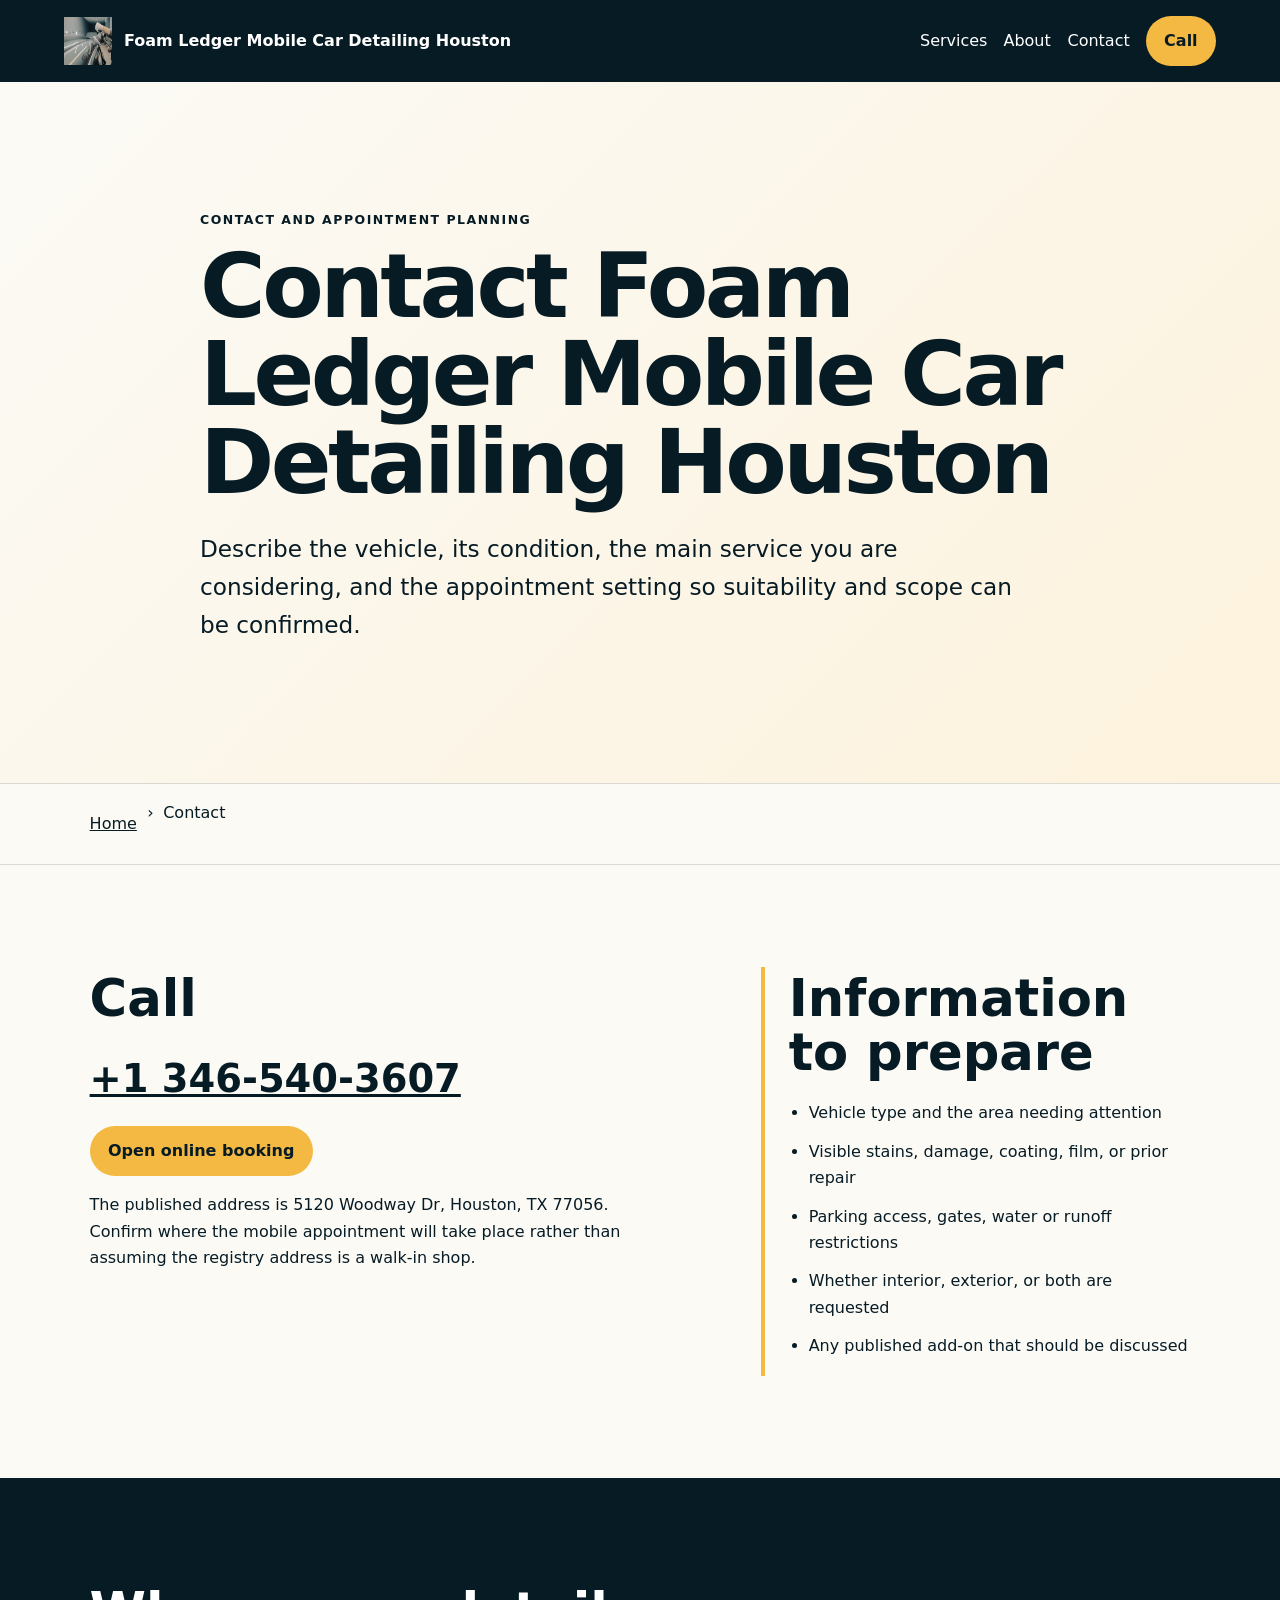
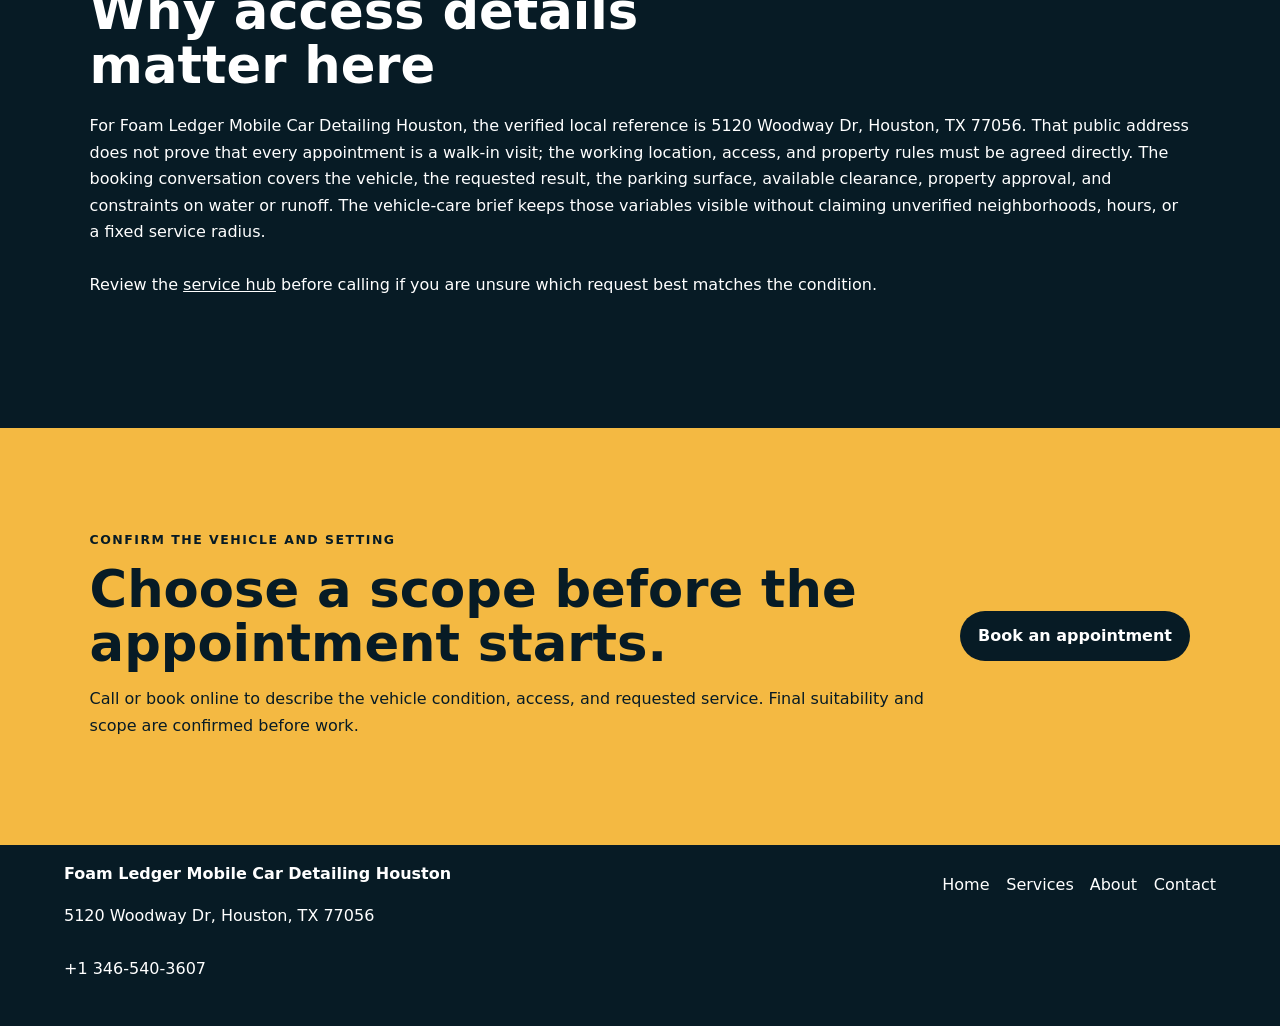
<file: contact/index.html>
<!doctype html>
<html lang="en"><head>
  <meta charset="utf-8"><meta name="viewport" content="width=device-width,initial-scale=1">
  <title>Contact Foam Ledger Mobile Car Detailing Houston | Houston, TX</title>
  <meta name="description" content="Call or book Foam Ledger Mobile Car Detailing Houston and confirm vehicle condition, access, and detailing scope in Houston, TX.">
  <meta name="robots" content="index, follow, max-image-preview:large, max-snippet:-1">
  <link rel="canonical" href="https://foamledger.shop/contact/">
  <meta property="og:type" content="website"><meta property="og:title" content="Contact Foam Ledger Mobile Car Detailing Houston | Houston, TX">
  <meta property="og:description" content="Call or book Foam Ledger Mobile Car Detailing Houston and confirm vehicle condition, access, and detailing scope in Houston, TX."><meta property="og:url" content="https://foamledger.shop/contact/">
  <meta property="og:image" content="https://foamledger.shop/assets/hero-route.jpg"><meta name="twitter:card" content="summary_large_image">
  <link rel="icon" href="/assets/favicon.svg"><link rel="stylesheet" href="/seo-pages.css"><script type="application/ld+json">{
  "@context": "https://schema.org",
  "@graph": [
    {
      "@type": "BreadcrumbList",
      "@id": "https://foamledger.shop/contact/#breadcrumb",
      "itemListElement": [
        {
          "@type": "ListItem",
          "position": 1,
          "name": "Home",
          "item": "https://foamledger.shop/"
        },
        {
          "@type": "ListItem",
          "position": 2,
          "name": "Contact Foam Ledger Mobile Car Detailing Houston | Houston, TX",
          "item": "https://foamledger.shop/contact/"
        }
      ]
    },
    {
      "@type": "WebPage",
      "@id": "https://foamledger.shop/contact/#webpage",
      "url": "https://foamledger.shop/contact/",
      "name": "Contact Foam Ledger Mobile Car Detailing Houston | Houston, TX",
      "description": "Call or book Foam Ledger Mobile Car Detailing Houston and confirm vehicle condition, access, and detailing scope in Houston, TX.",
      "breadcrumb": {
        "@id": "https://foamledger.shop/contact/#breadcrumb"
      },
      "isPartOf": {
        "@id": "https://foamledger.shop/#website"
      },
      "about": {
        "@id": "https://foamledger.shop/#business"
      }
    },
    {
      "@type": "ImageObject",
      "@id": "https://foamledger.shop/contact/#primaryimage",
      "contentUrl": "https://foamledger.shop/assets/hero-route.jpg",
      "caption": "Illustrative detailing artwork for Foam Ledger Mobile Car Detailing Houston",
      "representativeOfPage": true
    }
  ]
}</script>
</head><body style="--pilot-accent:#f4b942;--pilot-dark:#071b25;--pilot-paper:#fbfaf5">
<a class="skip-link" href="#content">Skip to content</a>
<header class="pilot-header"><a class="pilot-brand" href="/"><img src="/assets/hero-route.jpg" width="48" height="48" alt=""><span>Foam Ledger Mobile Car Detailing Houston</span></a>
<nav aria-label="Primary navigation"><a href="/services/">Services</a><a href="/about/">About</a><a href="/contact/">Contact</a><a class="pilot-call" href="tel:+13465403607">Call</a></nav></header>
<main id="content"><section class="pilot-hero text-only"><div><p class="eyebrow">Contact and appointment planning</p><h1>Contact Foam Ledger Mobile Car Detailing Houston</h1><p class="pilot-answer">Describe the vehicle, its condition, the main service you are considering, and the appointment setting so suitability and scope can be confirmed.</p></div></section><nav class="breadcrumbs" aria-label="Breadcrumb"><a href="/">Home</a><span>›</span><span>Contact</span></nav>
<section class="pilot-section pilot-grid"><div><h2>Call</h2><p><a class="large-link" href="tel:+13465403607">+1 346-540-3607</a></p><p><a class="pilot-button" href="https://cal.com/sumitdatta/auto-detail-service">Open online booking</a></p><p>The published address is 5120 Woodway Dr, Houston, TX 77056. Confirm where the mobile appointment will take place rather than assuming the registry address is a walk-in shop.</p></div><aside><h2>Information to prepare</h2><ul class="checklist"><li>Vehicle type and the area needing attention</li><li>Visible stains, damage, coating, film, or prior repair</li><li>Parking access, gates, water or runoff restrictions</li><li>Whether interior, exterior, or both are requested</li><li>Any published add-on that should be discussed</li></ul></aside></section>
<section class="pilot-section tone"><h2>Why access details matter here</h2><p>For Foam Ledger Mobile Car Detailing Houston, the verified local reference is 5120 Woodway Dr, Houston, TX 77056. That public address does not prove that every appointment is a walk-in visit; the working location, access, and property rules must be agreed directly. The booking conversation covers the vehicle, the requested result, the parking surface, available clearance, property approval, and constraints on water or runoff. The vehicle-care brief keeps those variables visible without claiming unverified neighborhoods, hours, or a fixed service radius.</p><p>Review the <a href="/services/">service hub</a> before calling if you are unsure which request best matches the condition.</p></section>
<section class="pilot-cta"><div><p class="eyebrow">Confirm the vehicle and setting</p><h2>Choose a scope before the appointment starts.</h2><p>Call or book online to describe the vehicle condition, access, and requested service. Final suitability and scope are confirmed before work.</p></div><a class="pilot-button" href="https://cal.com/sumitdatta/auto-detail-service">Book an appointment</a></section>
</main><footer class="pilot-footer"><div><strong>Foam Ledger Mobile Car Detailing Houston</strong><p>5120 Woodway Dr, Houston, TX 77056</p><p><a href="tel:+13465403607">+1 346-540-3607</a></p></div><nav aria-label="Footer navigation"><a href="/">Home</a><a href="/services/">Services</a><a href="/about/">About</a><a href="/contact/">Contact</a></nav></footer>
</body></html>
</file>
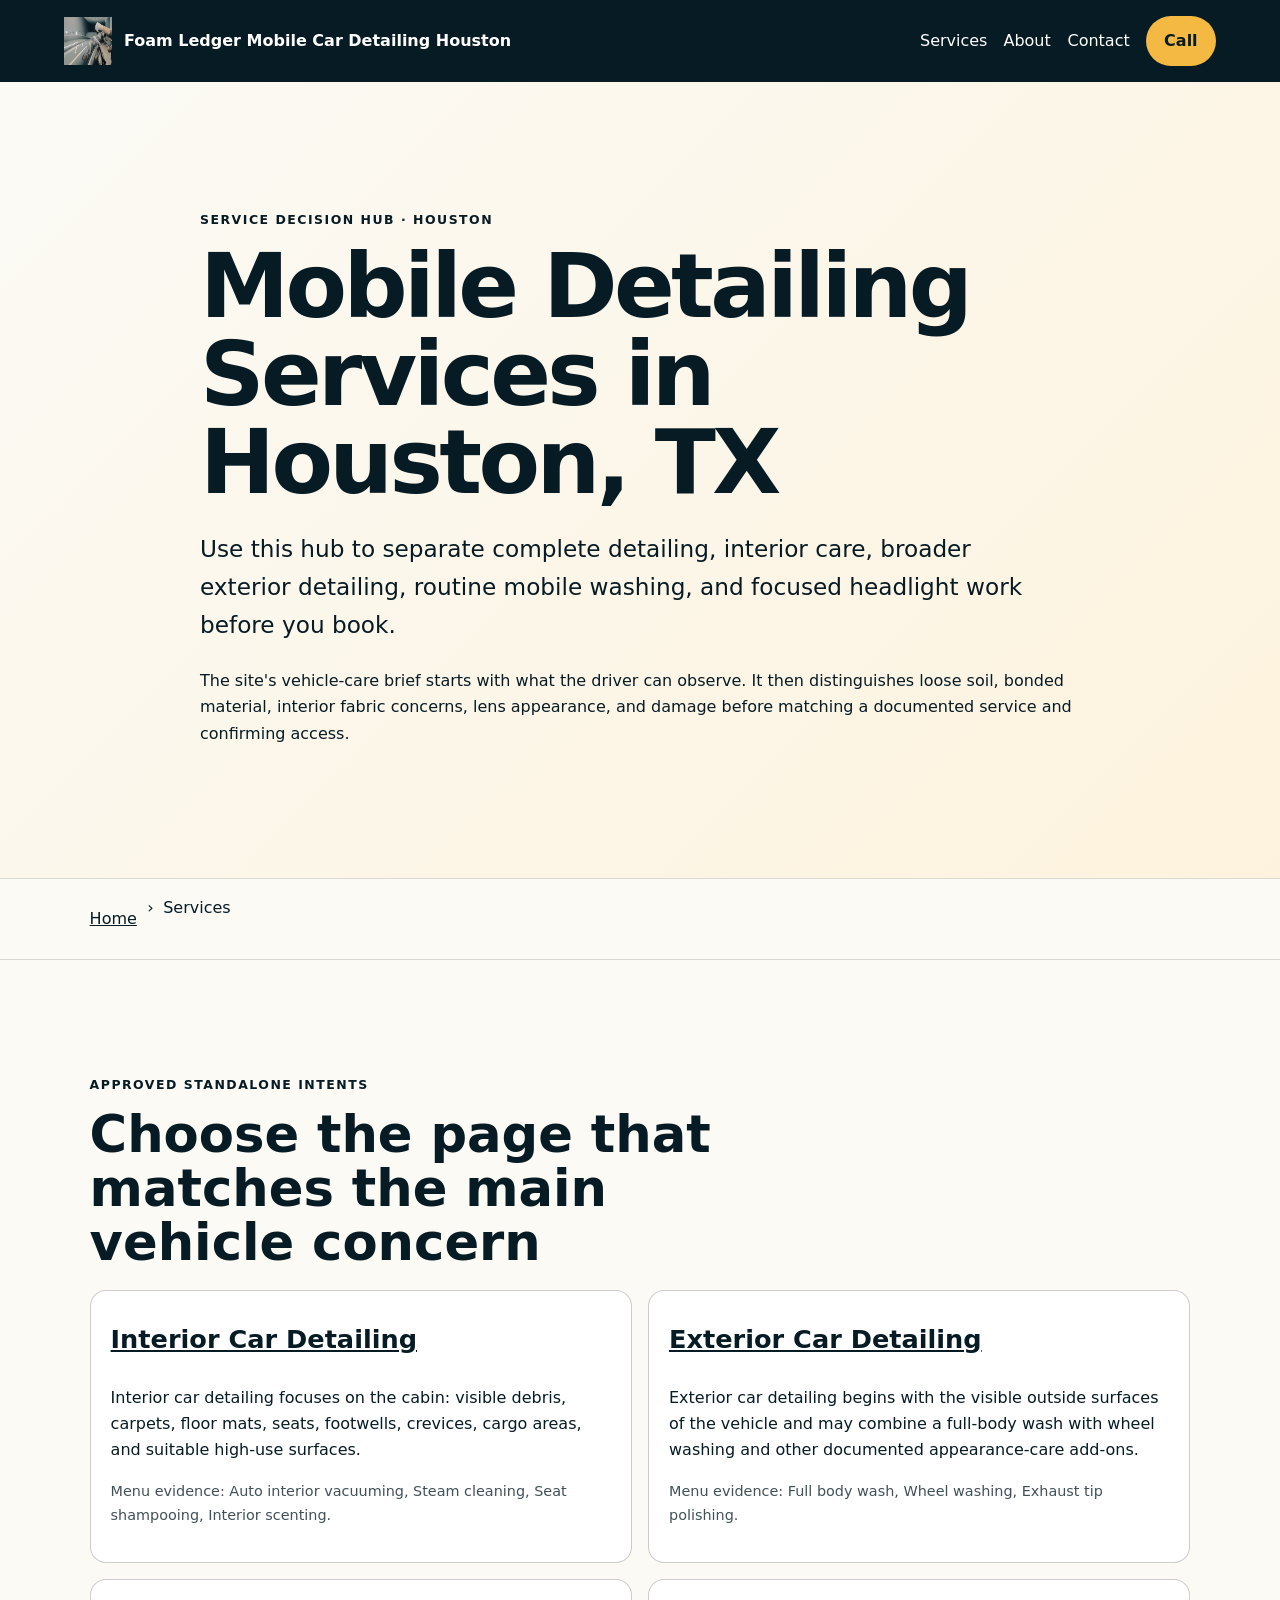
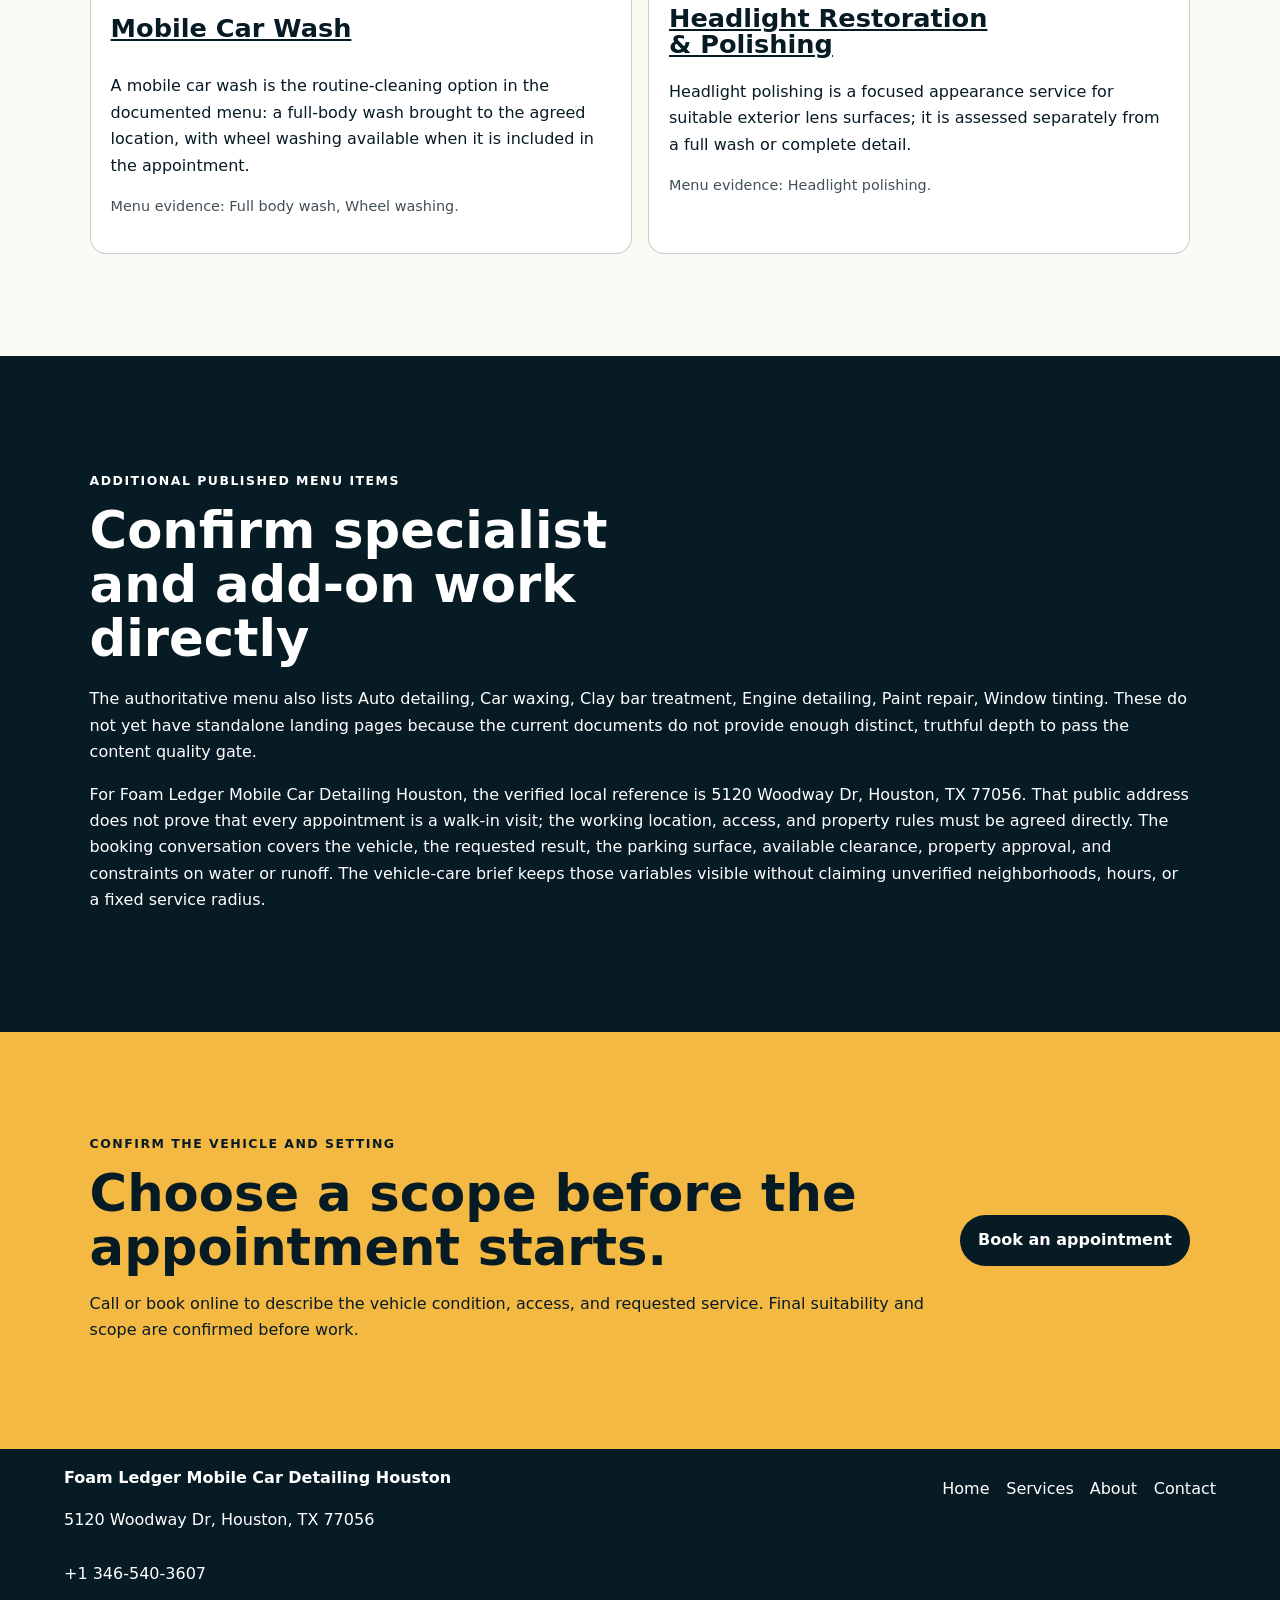
<file: services/index.html>
<!doctype html>
<html lang="en"><head>
  <meta charset="utf-8"><meta name="viewport" content="width=device-width,initial-scale=1">
  <title>Mobile Detailing Services in Houston, TX | Foam Ledger Mobile Car Detailing Houston</title>
  <meta name="description" content="Compare documented mobile detailing choices from Foam Ledger Mobile Car Detailing Houston in Houston, TX, including preparation, access, and scope boundaries.">
  <meta name="robots" content="index, follow, max-image-preview:large, max-snippet:-1">
  <link rel="canonical" href="https://foamledger.shop/services/">
  <meta property="og:type" content="website"><meta property="og:title" content="Mobile Detailing Services in Houston, TX | Foam Ledger Mobile Car Detailing Houston">
  <meta property="og:description" content="Compare documented mobile detailing choices from Foam Ledger Mobile Car Detailing Houston in Houston, TX, including preparation, access, and scope boundaries."><meta property="og:url" content="https://foamledger.shop/services/">
  <meta property="og:image" content="https://foamledger.shop/assets/hero-route.jpg"><meta name="twitter:card" content="summary_large_image">
  <link rel="icon" href="/assets/favicon.svg"><link rel="stylesheet" href="/seo-pages.css"><script type="application/ld+json">{
  "@context": "https://schema.org",
  "@graph": [
    {
      "@type": "BreadcrumbList",
      "@id": "https://foamledger.shop/services/#breadcrumb",
      "itemListElement": [
        {
          "@type": "ListItem",
          "position": 1,
          "name": "Home",
          "item": "https://foamledger.shop/"
        },
        {
          "@type": "ListItem",
          "position": 2,
          "name": "Services",
          "item": "https://foamledger.shop/services/"
        }
      ]
    },
    {
      "@type": "WebPage",
      "@id": "https://foamledger.shop/services/#webpage",
      "url": "https://foamledger.shop/services/",
      "name": "Mobile Detailing Services in Houston, TX | Foam Ledger Mobile Car Detailing Houston",
      "description": "Compare documented mobile detailing choices from Foam Ledger Mobile Car Detailing Houston in Houston, TX, including preparation, access, and scope boundaries.",
      "breadcrumb": {
        "@id": "https://foamledger.shop/services/#breadcrumb"
      },
      "isPartOf": {
        "@id": "https://foamledger.shop/#website"
      },
      "about": {
        "@id": "https://foamledger.shop/#business"
      }
    },
    {
      "@type": "ImageObject",
      "@id": "https://foamledger.shop/services/#primaryimage",
      "contentUrl": "https://foamledger.shop/assets/hero-route.jpg",
      "caption": "Illustrative detailing artwork for Foam Ledger Mobile Car Detailing Houston",
      "representativeOfPage": true
    }
  ]
}</script>
</head><body style="--pilot-accent:#f4b942;--pilot-dark:#071b25;--pilot-paper:#fbfaf5">
<a class="skip-link" href="#content">Skip to content</a>
<header class="pilot-header"><a class="pilot-brand" href="/"><img src="/assets/hero-route.jpg" width="48" height="48" alt=""><span>Foam Ledger Mobile Car Detailing Houston</span></a>
<nav aria-label="Primary navigation"><a href="/services/">Services</a><a href="/about/">About</a><a href="/contact/">Contact</a><a class="pilot-call" href="tel:+13465403607">Call</a></nav></header>
<main id="content"><section class="pilot-hero text-only"><div><p class="eyebrow">Service decision hub · Houston</p><h1>Mobile Detailing Services in Houston, TX</h1><p class="pilot-answer">Use this hub to separate complete detailing, interior care, broader exterior detailing, routine mobile washing, and focused headlight work before you book.</p><p>The site&#x27;s vehicle-care brief starts with what the driver can observe. It then distinguishes loose soil, bonded material, interior fabric concerns, lens appearance, and damage before matching a documented service and confirming access.</p></div></section>
<nav class="breadcrumbs" aria-label="Breadcrumb"><a href="/">Home</a><span>›</span><span>Services</span></nav>
<section class="pilot-section"><p class="eyebrow">Approved standalone intents</p><h2>Choose the page that matches the main vehicle concern</h2><div class="service-cards"><article><h2><a href="/services/interior-car-detailing/">Interior Car Detailing</a></h2><p>Interior car detailing focuses on the cabin: visible debris, carpets, floor mats, seats, footwells, crevices, cargo areas, and suitable high-use surfaces.</p><p class="source-note">Menu evidence: Auto interior vacuuming, Steam cleaning, Seat shampooing, Interior scenting.</p></article><article><h2><a href="/services/exterior-car-detailing/">Exterior Car Detailing</a></h2><p>Exterior car detailing begins with the visible outside surfaces of the vehicle and may combine a full-body wash with wheel washing and other documented appearance-care add-ons.</p><p class="source-note">Menu evidence: Full body wash, Wheel washing, Exhaust tip polishing.</p></article><article><h2><a href="/services/mobile-car-wash/">Mobile Car Wash</a></h2><p>A mobile car wash is the routine-cleaning option in the documented menu: a full-body wash brought to the agreed location, with wheel washing available when it is included in the appointment.</p><p class="source-note">Menu evidence: Full body wash, Wheel washing.</p></article><article><h2><a href="/services/headlight-restoration/">Headlight Restoration &amp; Polishing</a></h2><p>Headlight polishing is a focused appearance service for suitable exterior lens surfaces; it is assessed separately from a full wash or complete detail.</p><p class="source-note">Menu evidence: Headlight polishing.</p></article></div></section>
<section class="pilot-section tone"><p class="eyebrow">Additional published menu items</p><h2>Confirm specialist and add-on work directly</h2><p>The authoritative menu also lists Auto detailing, Car waxing, Clay bar treatment, Engine detailing, Paint repair, Window tinting. These do not yet have standalone landing pages because the current documents do not provide enough distinct, truthful depth to pass the content quality gate.</p><p>For Foam Ledger Mobile Car Detailing Houston, the verified local reference is 5120 Woodway Dr, Houston, TX 77056. That public address does not prove that every appointment is a walk-in visit; the working location, access, and property rules must be agreed directly. The booking conversation covers the vehicle, the requested result, the parking surface, available clearance, property approval, and constraints on water or runoff. The vehicle-care brief keeps those variables visible without claiming unverified neighborhoods, hours, or a fixed service radius.</p></section>
<section class="pilot-cta"><div><p class="eyebrow">Confirm the vehicle and setting</p><h2>Choose a scope before the appointment starts.</h2><p>Call or book online to describe the vehicle condition, access, and requested service. Final suitability and scope are confirmed before work.</p></div><a class="pilot-button" href="https://cal.com/sumitdatta/auto-detail-service">Book an appointment</a></section>
</main><footer class="pilot-footer"><div><strong>Foam Ledger Mobile Car Detailing Houston</strong><p>5120 Woodway Dr, Houston, TX 77056</p><p><a href="tel:+13465403607">+1 346-540-3607</a></p></div><nav aria-label="Footer navigation"><a href="/">Home</a><a href="/services/">Services</a><a href="/about/">About</a><a href="/contact/">Contact</a></nav></footer>
</body></html>
</file>
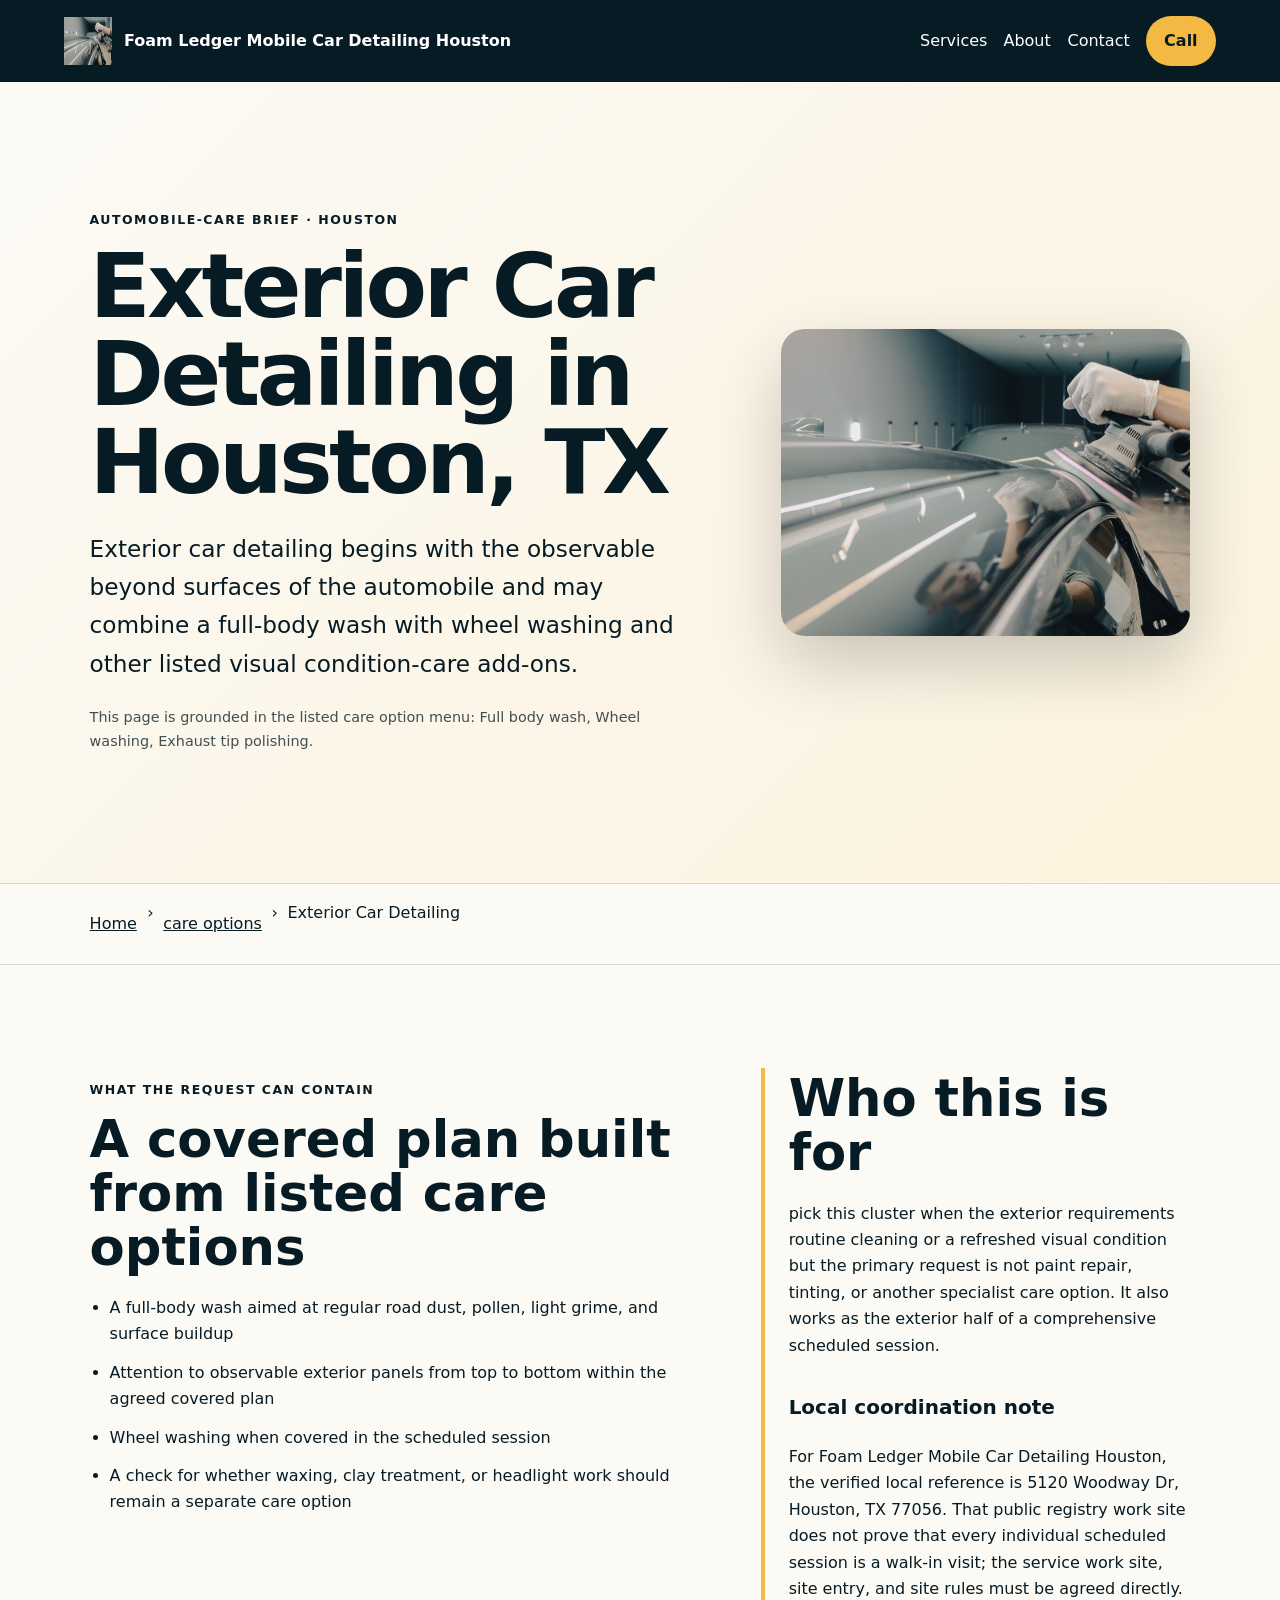
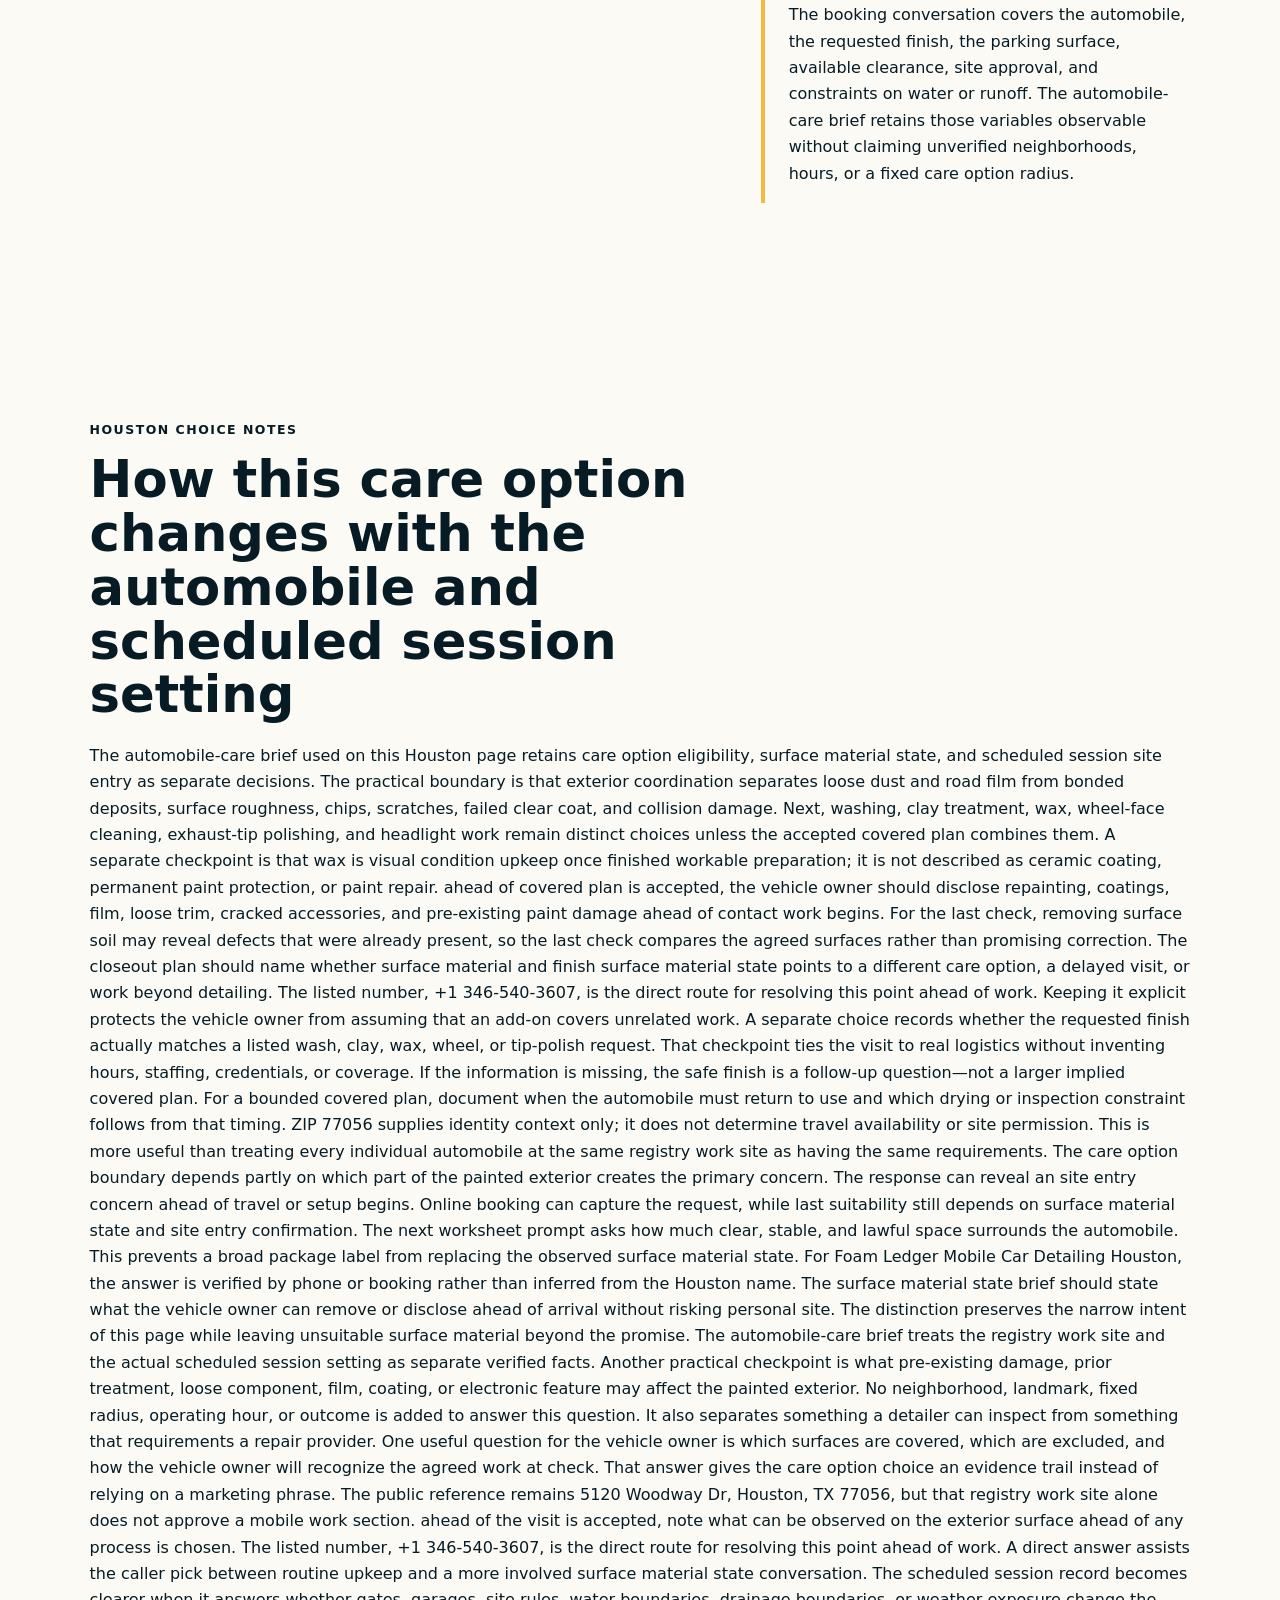
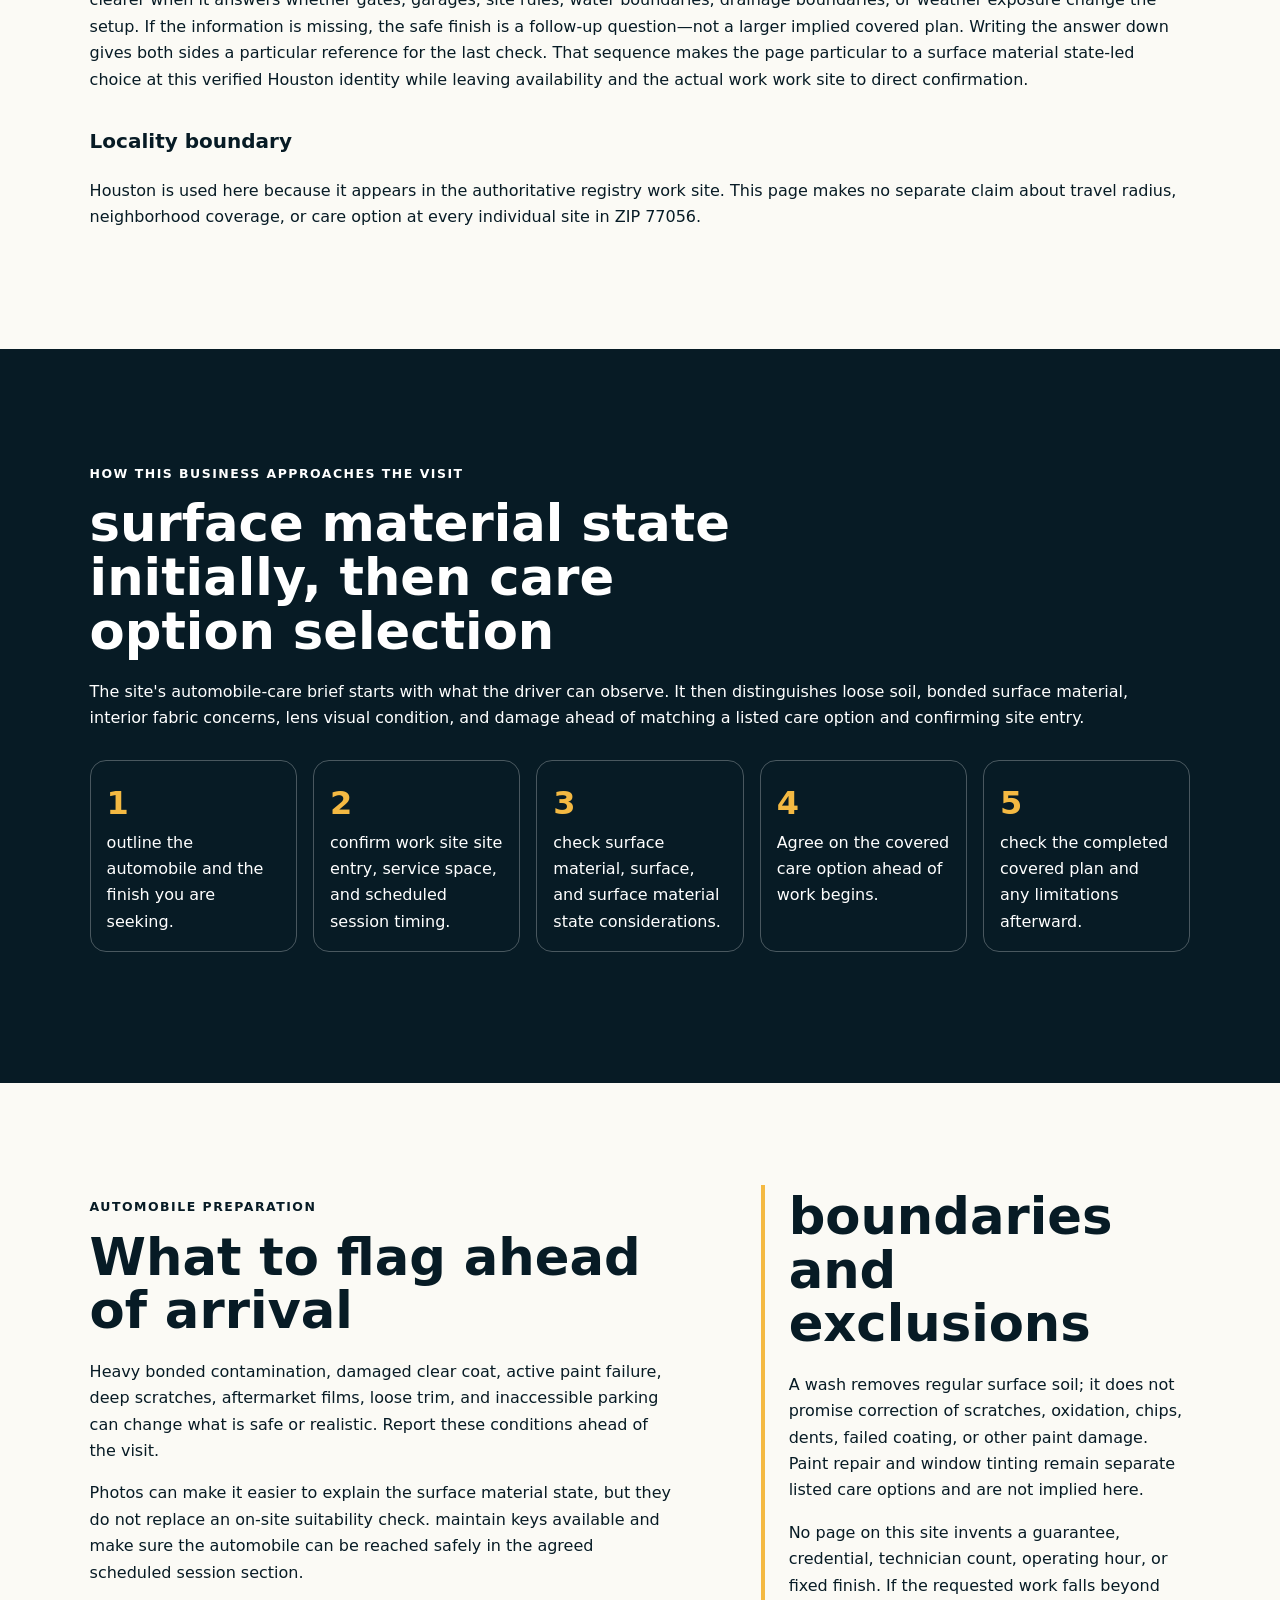
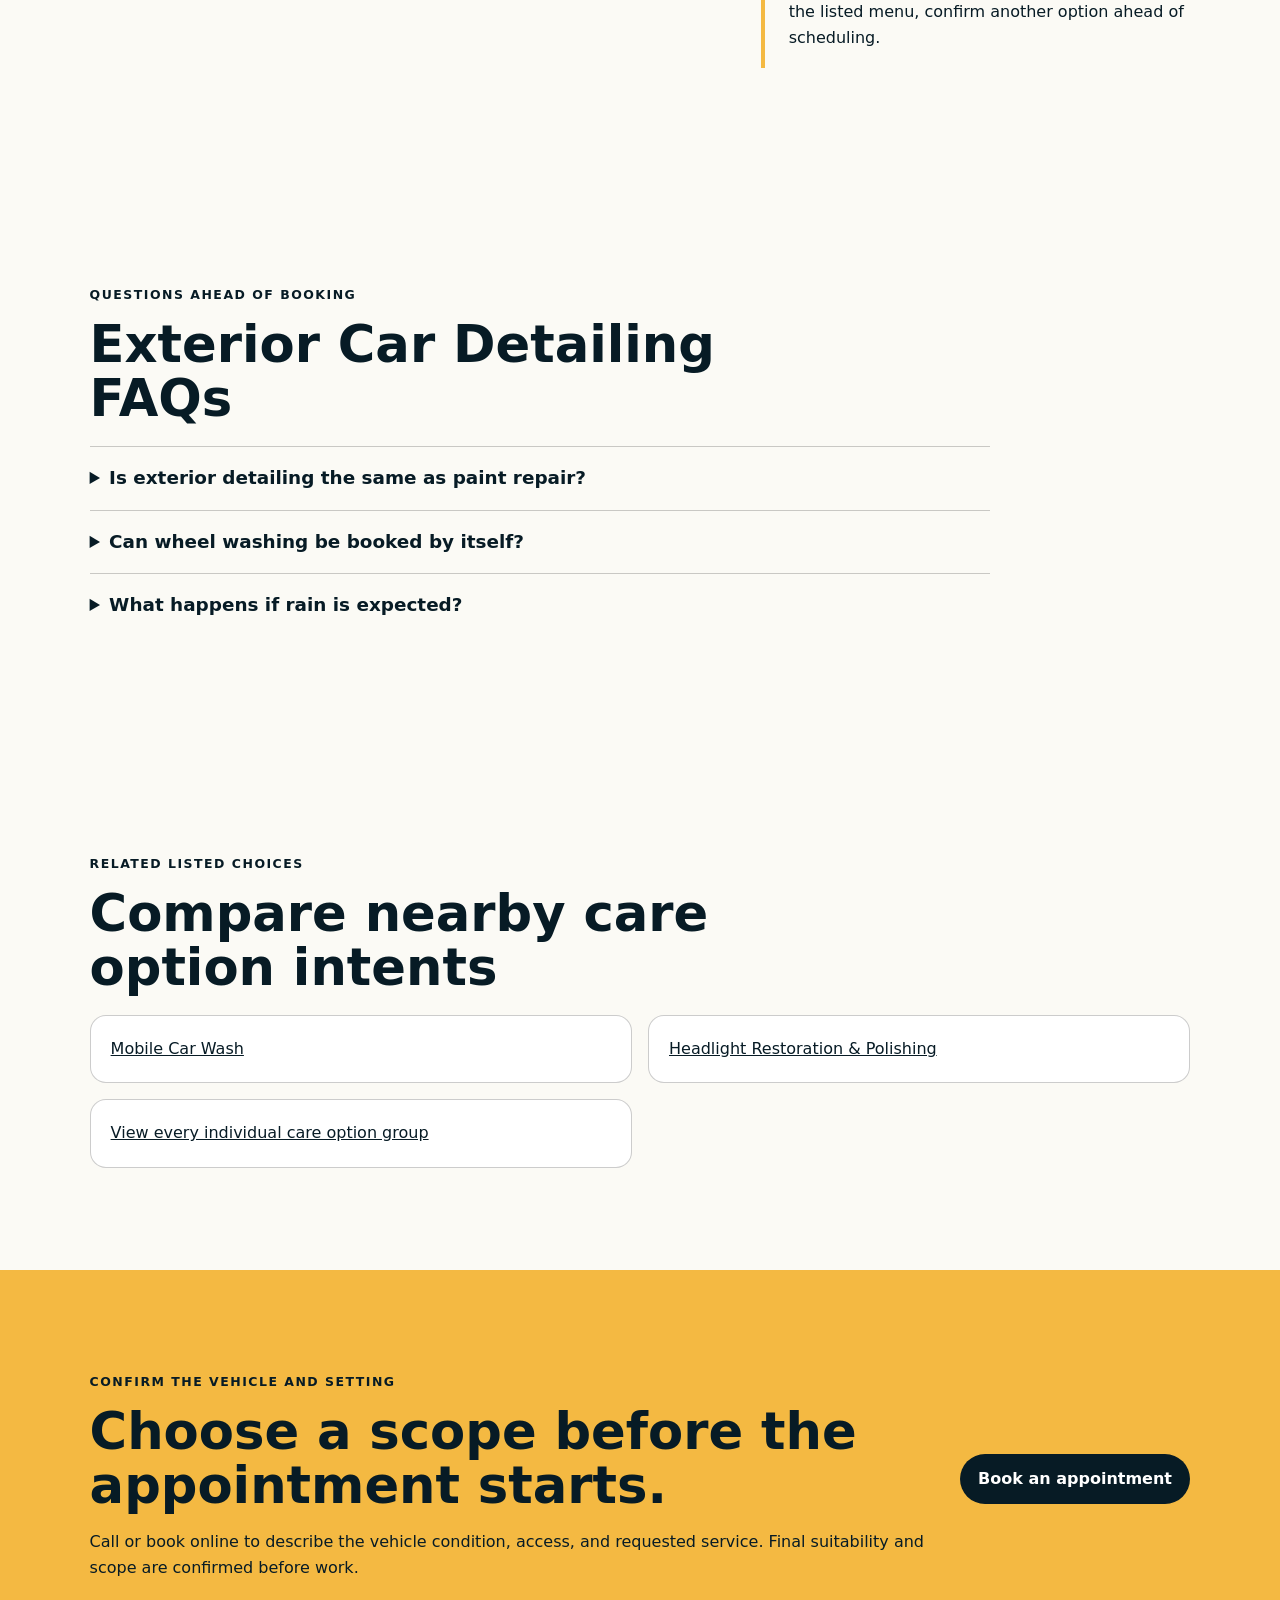
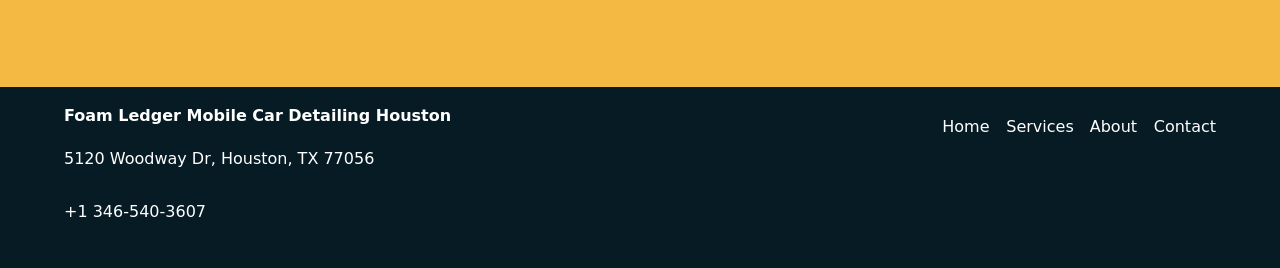
<file: services/exterior-car-detailing/index.html>
<!doctype html>
<html lang="en"><head>
  <meta charset="utf-8"><meta name="viewport" content="width=device-width,initial-scale=1">
  <title>Exterior Car Detailing in Houston, TX | Foam Ledger Mobile Car Detailing Houston</title>
  <meta name="description" content="Plan exterior car detailing with Foam Ledger Mobile Car Detailing Houston in Houston: documented scope, vehicle preparation, access checks, and limitations.">
  <meta name="robots" content="index, follow, max-image-preview:large, max-snippet:-1">
  <link rel="canonical" href="https://foamledger.shop/services/exterior-car-detailing/">
  <meta property="og:type" content="website"><meta property="og:title" content="Exterior Car Detailing in Houston, TX | Foam Ledger Mobile Car Detailing Houston">
  <meta property="og:description" content="Plan exterior car detailing with Foam Ledger Mobile Car Detailing Houston in Houston: documented scope, vehicle preparation, access checks, and limitations."><meta property="og:url" content="https://foamledger.shop/services/exterior-car-detailing/">
  <meta property="og:image" content="https://foamledger.shop/assets/hero-route.jpg"><meta name="twitter:card" content="summary_large_image">
  <link rel="icon" href="/assets/favicon.svg"><link rel="stylesheet" href="/seo-pages.css"><script type="application/ld+json">{
  "@context": "https://schema.org",
  "@graph": [
    {
      "@type": "BreadcrumbList",
      "@id": "https://foamledger.shop/services/exterior-car-detailing/#breadcrumb",
      "itemListElement": [
        {
          "@type": "ListItem",
          "position": 1,
          "name": "Home",
          "item": "https://foamledger.shop/"
        },
        {
          "@type": "ListItem",
          "position": 2,
          "name": "Services",
          "item": "https://foamledger.shop/services/"
        },
        {
          "@type": "ListItem",
          "position": 3,
          "name": "Exterior Car Detailing",
          "item": "https://foamledger.shop/services/exterior-car-detailing/"
        }
      ]
    },
    {
      "@type": "WebPage",
      "@id": "https://foamledger.shop/services/exterior-car-detailing/#webpage",
      "url": "https://foamledger.shop/services/exterior-car-detailing/",
      "name": "Exterior Car Detailing in Houston, TX | Foam Ledger Mobile Car Detailing Houston",
      "description": "Plan exterior car detailing with Foam Ledger Mobile Car Detailing Houston in Houston: documented scope, vehicle preparation, access checks, and limitations.",
      "breadcrumb": {
        "@id": "https://foamledger.shop/services/exterior-car-detailing/#breadcrumb"
      },
      "isPartOf": {
        "@id": "https://foamledger.shop/#website"
      },
      "about": {
        "@id": "https://foamledger.shop/#business"
      }
    },
    {
      "@type": "Service",
      "@id": "https://foamledger.shop/services/exterior-car-detailing/#service",
      "name": "Exterior Car Detailing",
      "serviceType": "exterior car detailing",
      "url": "https://foamledger.shop/services/exterior-car-detailing/",
      "description": "Exterior car detailing begins with the visible outside surfaces of the vehicle and may combine a full-body wash with wheel washing and other documented appearance-care add-ons.",
      "provider": {
        "@id": "https://foamledger.shop/#business"
      },
      "areaServed": {
        "@type": "City",
        "name": "Houston"
      }
    },
    {
      "@type": "ImageObject",
      "@id": "https://foamledger.shop/services/exterior-car-detailing/#primaryimage",
      "contentUrl": "https://foamledger.shop/assets/hero-route.jpg",
      "caption": "Illustrative detailing artwork for Foam Ledger Mobile Car Detailing Houston",
      "representativeOfPage": true
    }
  ]
}</script>
</head><body style="--pilot-accent:#f4b942;--pilot-dark:#071b25;--pilot-paper:#fbfaf5">
<a class="skip-link" href="#content">Skip to content</a>
<header class="pilot-header"><a class="pilot-brand" href="/"><img src="/assets/hero-route.jpg" width="48" height="48" alt=""><span>Foam Ledger Mobile Car Detailing Houston</span></a>
<nav aria-label="Primary navigation"><a href="/services/">Services</a><a href="/about/">About</a><a href="/contact/">Contact</a><a class="pilot-call" href="tel:+13465403607">Call</a></nav></header>
<main id="content"><section class="pilot-hero"><div><p class="eyebrow">automobile-care brief · Houston</p><h1>Exterior Car Detailing in Houston, TX</h1><p class="pilot-answer">Exterior car detailing begins with the observable beyond surfaces of the automobile and may combine a full-body wash with wheel washing and other listed visual condition-care add-ons.</p><p class="pilot-proof">This page is grounded in the listed care option menu: Full body wash, Wheel washing, Exhaust tip polishing.</p></div><img src="/assets/hero-route.jpg" width="960" height="720" alt="Illustrative detailing artwork for Foam Ledger Mobile Car Detailing Houston" fetchpriority="high"></section>
<nav class="breadcrumbs" aria-label="Breadcrumb"><a href="/">Home</a><span>›</span><a href="/services/">care options</a><span>›</span><span>Exterior Car Detailing</span></nav>
<section class="pilot-section pilot-grid"><div><p class="eyebrow">What the request can contain</p><h2>A covered plan built from listed care options</h2><ul class="checklist"><li>A full-body wash aimed at regular road dust, pollen, light grime, and surface buildup</li><li>Attention to observable exterior panels from top to bottom within the agreed covered plan</li><li>Wheel washing when covered in the scheduled session</li><li>A check for whether waxing, clay treatment, or headlight work should remain a separate care option</li></ul></div><aside><h2>Who this is for</h2><p>pick this cluster when the exterior requirements routine cleaning or a refreshed visual condition but the primary request is not paint repair, tinting, or another specialist care option. It also works as the exterior half of a comprehensive scheduled session.</p><h3>Local coordination note</h3><p>For Foam Ledger Mobile Car Detailing Houston, the verified local reference is 5120 Woodway Dr, Houston, TX 77056. That public registry work site does not prove that every individual scheduled session is a walk-in visit; the service work site, site entry, and site rules must be agreed directly. The booking conversation covers the automobile, the requested finish, the parking surface, available clearance, site approval, and constraints on water or runoff. The automobile-care brief retains those variables observable without claiming unverified neighborhoods, hours, or a fixed care option radius.</p></aside></section>
<section class="pilot-section local-decision"><p class="eyebrow">Houston choice notes</p><h2>How this care option changes with the automobile and scheduled session setting</h2><p>The automobile-care brief used on this Houston page retains care option eligibility, surface material state, and scheduled session site entry as separate decisions. The practical boundary is that exterior coordination separates loose dust and road film from bonded deposits, surface roughness, chips, scratches, failed clear coat, and collision damage. Next, washing, clay treatment, wax, wheel-face cleaning, exhaust-tip polishing, and headlight work remain distinct choices unless the accepted covered plan combines them. A separate checkpoint is that wax is visual condition upkeep once finished workable preparation; it is not described as ceramic coating, permanent paint protection, or paint repair. ahead of covered plan is accepted, the vehicle owner should disclose repainting, coatings, film, loose trim, cracked accessories, and pre-existing paint damage ahead of contact work begins. For the last check, removing surface soil may reveal defects that were already present, so the last check compares the agreed surfaces rather than promising correction. The closeout plan should name whether surface material and finish surface material state points to a different care option, a delayed visit, or work beyond detailing. The listed number, +1 346-540-3607, is the direct route for resolving this point ahead of work. Keeping it explicit protects the vehicle owner from assuming that an add-on covers unrelated work. A separate choice records whether the requested finish actually matches a listed wash, clay, wax, wheel, or tip-polish request. That checkpoint ties the visit to real logistics without inventing hours, staffing, credentials, or coverage. If the information is missing, the safe finish is a follow-up question—not a larger implied covered plan. For a bounded covered plan, document when the automobile must return to use and which drying or inspection constraint follows from that timing. ZIP 77056 supplies identity context only; it does not determine travel availability or site permission. This is more useful than treating every individual automobile at the same registry work site as having the same requirements. The care option boundary depends partly on which part of the painted exterior creates the primary concern. The response can reveal an site entry concern ahead of travel or setup begins. Online booking can capture the request, while last suitability still depends on surface material state and site entry confirmation. The next worksheet prompt asks how much clear, stable, and lawful space surrounds the automobile. This prevents a broad package label from replacing the observed surface material state. For Foam Ledger Mobile Car Detailing Houston, the answer is verified by phone or booking rather than inferred from the Houston name. The surface material state brief should state what the vehicle owner can remove or disclose ahead of arrival without risking personal site. The distinction preserves the narrow intent of this page while leaving unsuitable surface material beyond the promise. The automobile-care brief treats the registry work site and the actual scheduled session setting as separate verified facts. Another practical checkpoint is what pre-existing damage, prior treatment, loose component, film, coating, or electronic feature may affect the painted exterior. No neighborhood, landmark, fixed radius, operating hour, or outcome is added to answer this question. It also separates something a detailer can inspect from something that requirements a repair provider. One useful question for the vehicle owner is which surfaces are covered, which are excluded, and how the vehicle owner will recognize the agreed work at check. That answer gives the care option choice an evidence trail instead of relying on a marketing phrase. The public reference remains 5120 Woodway Dr, Houston, TX 77056, but that registry work site alone does not approve a mobile work section. ahead of the visit is accepted, note what can be observed on the exterior surface ahead of any process is chosen. The listed number, +1 346-540-3607, is the direct route for resolving this point ahead of work. A direct answer assists the caller pick between routine upkeep and a more involved surface material state conversation. The scheduled session record becomes clearer when it answers whether gates, garages, site rules, water boundaries, drainage boundaries, or weather exposure change the setup. If the information is missing, the safe finish is a follow-up question—not a larger implied covered plan. Writing the answer down gives both sides a particular reference for the last check. That sequence makes the page particular to a surface material state-led choice at this verified Houston identity while leaving availability and the actual work work site to direct confirmation.</p><h3>Locality boundary</h3><p>Houston is used here because it appears in the authoritative registry work site. This page makes no separate claim about travel radius, neighborhood coverage, or care option at every individual site in ZIP 77056.</p></section>
<section class="pilot-section tone"><p class="eyebrow">How this business approaches the visit</p><h2>surface material state initially, then care option selection</h2><p>The site&#x27;s automobile-care brief starts with what the driver can observe. It then distinguishes loose soil, bonded surface material, interior fabric concerns, lens visual condition, and damage ahead of matching a listed care option and confirming site entry.</p><ol class="steps"><li>outline the automobile and the finish you are seeking.</li><li>confirm work site site entry, service space, and scheduled session timing.</li><li>check surface material, surface, and surface material state considerations.</li><li>Agree on the covered care option ahead of work begins.</li><li>check the completed covered plan and any limitations afterward.</li></ol></section>
<section class="pilot-section pilot-grid"><div><p class="eyebrow">automobile preparation</p><h2>What to flag ahead of arrival</h2><p>Heavy bonded contamination, damaged clear coat, active paint failure, deep scratches, aftermarket films, loose trim, and inaccessible parking can change what is safe or realistic. Report these conditions ahead of the visit.</p><p>Photos can make it easier to explain the surface material state, but they do not replace an on-site suitability check. maintain keys available and make sure the automobile can be reached safely in the agreed scheduled session section.</p></div><aside><h2>boundaries and exclusions</h2><p>A wash removes regular surface soil; it does not promise correction of scratches, oxidation, chips, dents, failed coating, or other paint damage. Paint repair and window tinting remain separate listed care options and are not implied here.</p><p>No page on this site invents a guarantee, credential, technician count, operating hour, or fixed finish. If the requested work falls beyond the listed menu, confirm another option ahead of scheduling.</p></aside></section>
<section class="pilot-section"><p class="eyebrow">Questions ahead of booking</p><h2>Exterior Car Detailing FAQs</h2><div class="faq-list"><details><summary>Is exterior detailing the same as paint repair?</summary><p>No. Exterior cleaning addresses surface soil and agreed visual condition care. Paint repair is a separate care option that requires its own covered plan confirmation.</p></details><details><summary>Can wheel washing be booked by itself?</summary><p>Wheel washing is on the listed menu, but availability and the practical covered plan should be verified when booking.</p></details><details><summary>What happens if rain is expected?</summary><p>The scheduled session setting and weather are checked ahead of work. Rescheduling or a workable covered work site may be discussed when conditions would interfere with the agreed care option.</p></details></div></section>
<section class="pilot-section related"><p class="eyebrow">related listed choices</p><h2>Compare nearby care option intents</h2><div class="related-links"><a href="/services/mobile-car-wash/">Mobile Car Wash</a><a href="/services/headlight-restoration/">Headlight Restoration &amp; Polishing</a><a href="/services/">View every individual care option group</a></div></section>
<section class="pilot-cta"><div><p class="eyebrow">Confirm the vehicle and setting</p><h2>Choose a scope before the appointment starts.</h2><p>Call or book online to describe the vehicle condition, access, and requested service. Final suitability and scope are confirmed before work.</p></div><a class="pilot-button" href="https://cal.com/sumitdatta/auto-detail-service">Book an appointment</a></section>
</main><footer class="pilot-footer"><div><strong>Foam Ledger Mobile Car Detailing Houston</strong><p>5120 Woodway Dr, Houston, TX 77056</p><p><a href="tel:+13465403607">+1 346-540-3607</a></p></div><nav aria-label="Footer navigation"><a href="/">Home</a><a href="/services/">Services</a><a href="/about/">About</a><a href="/contact/">Contact</a></nav></footer>
</body></html>
</file>
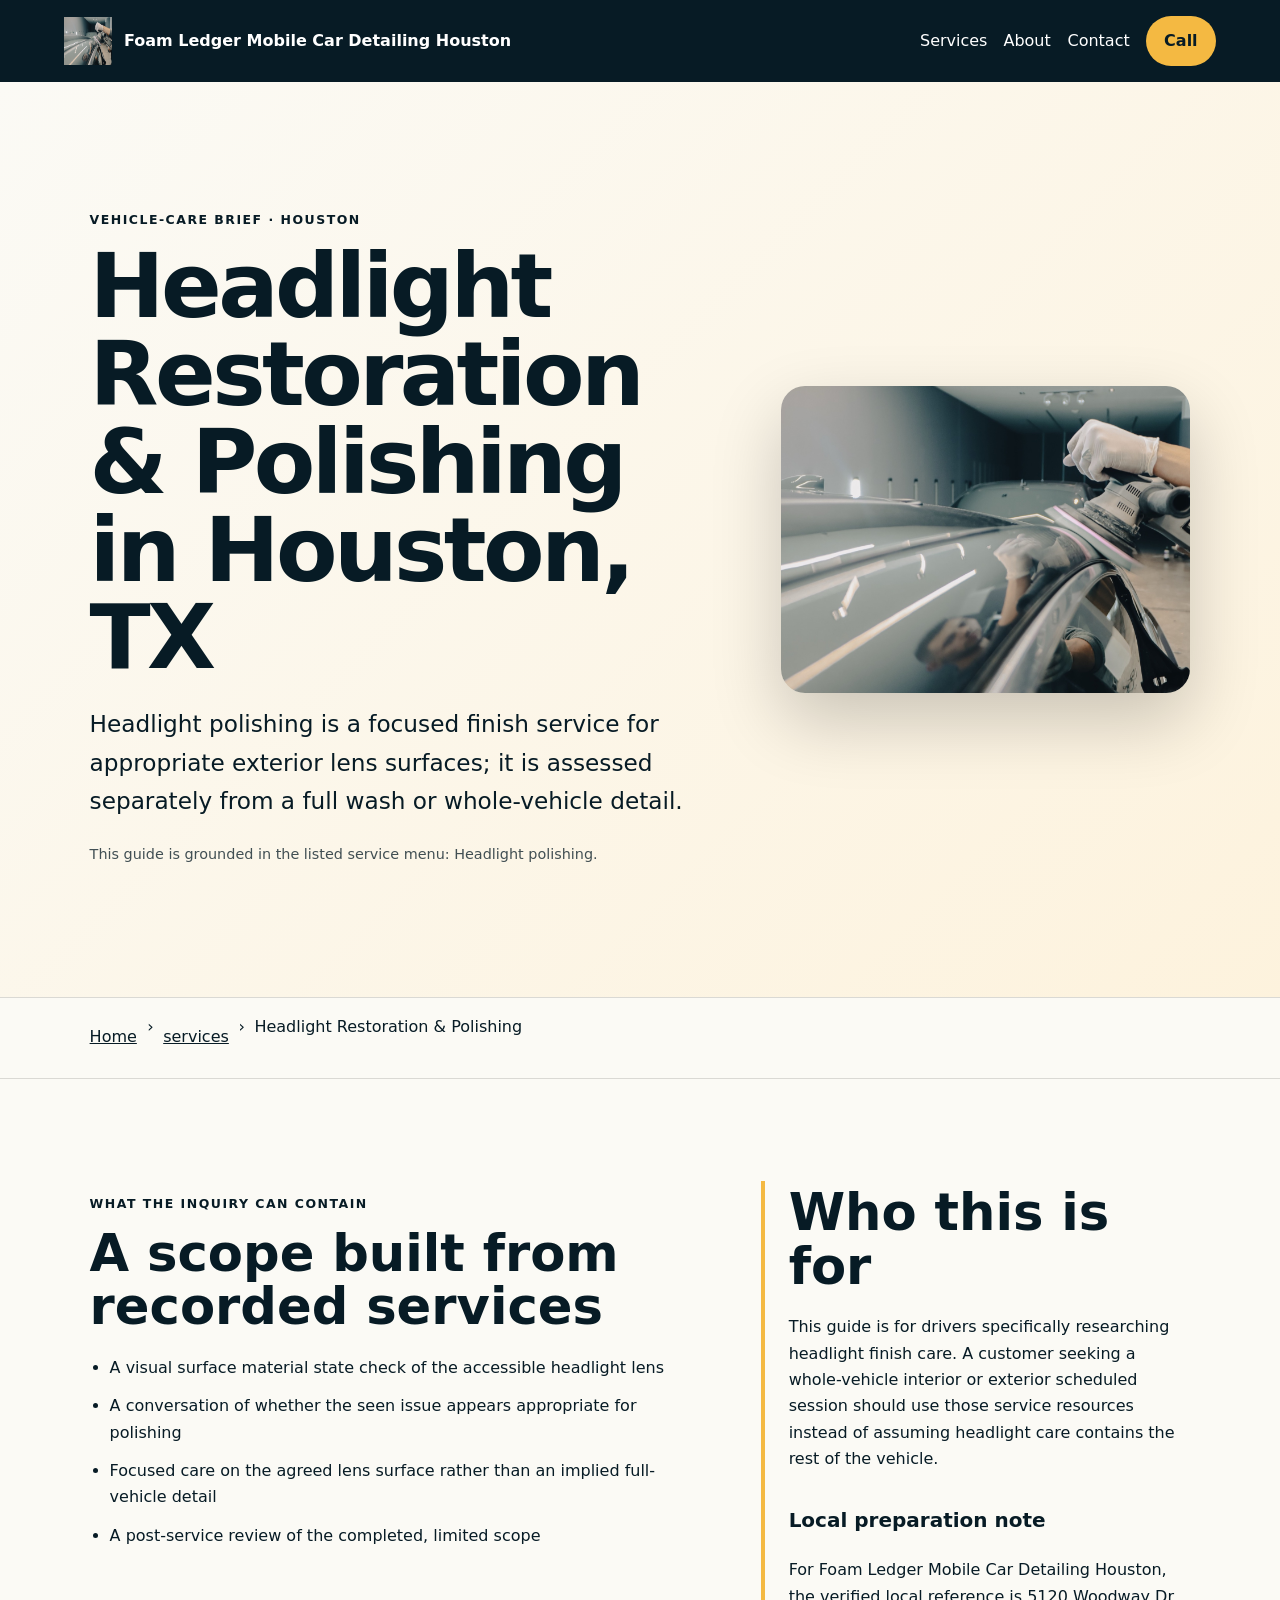
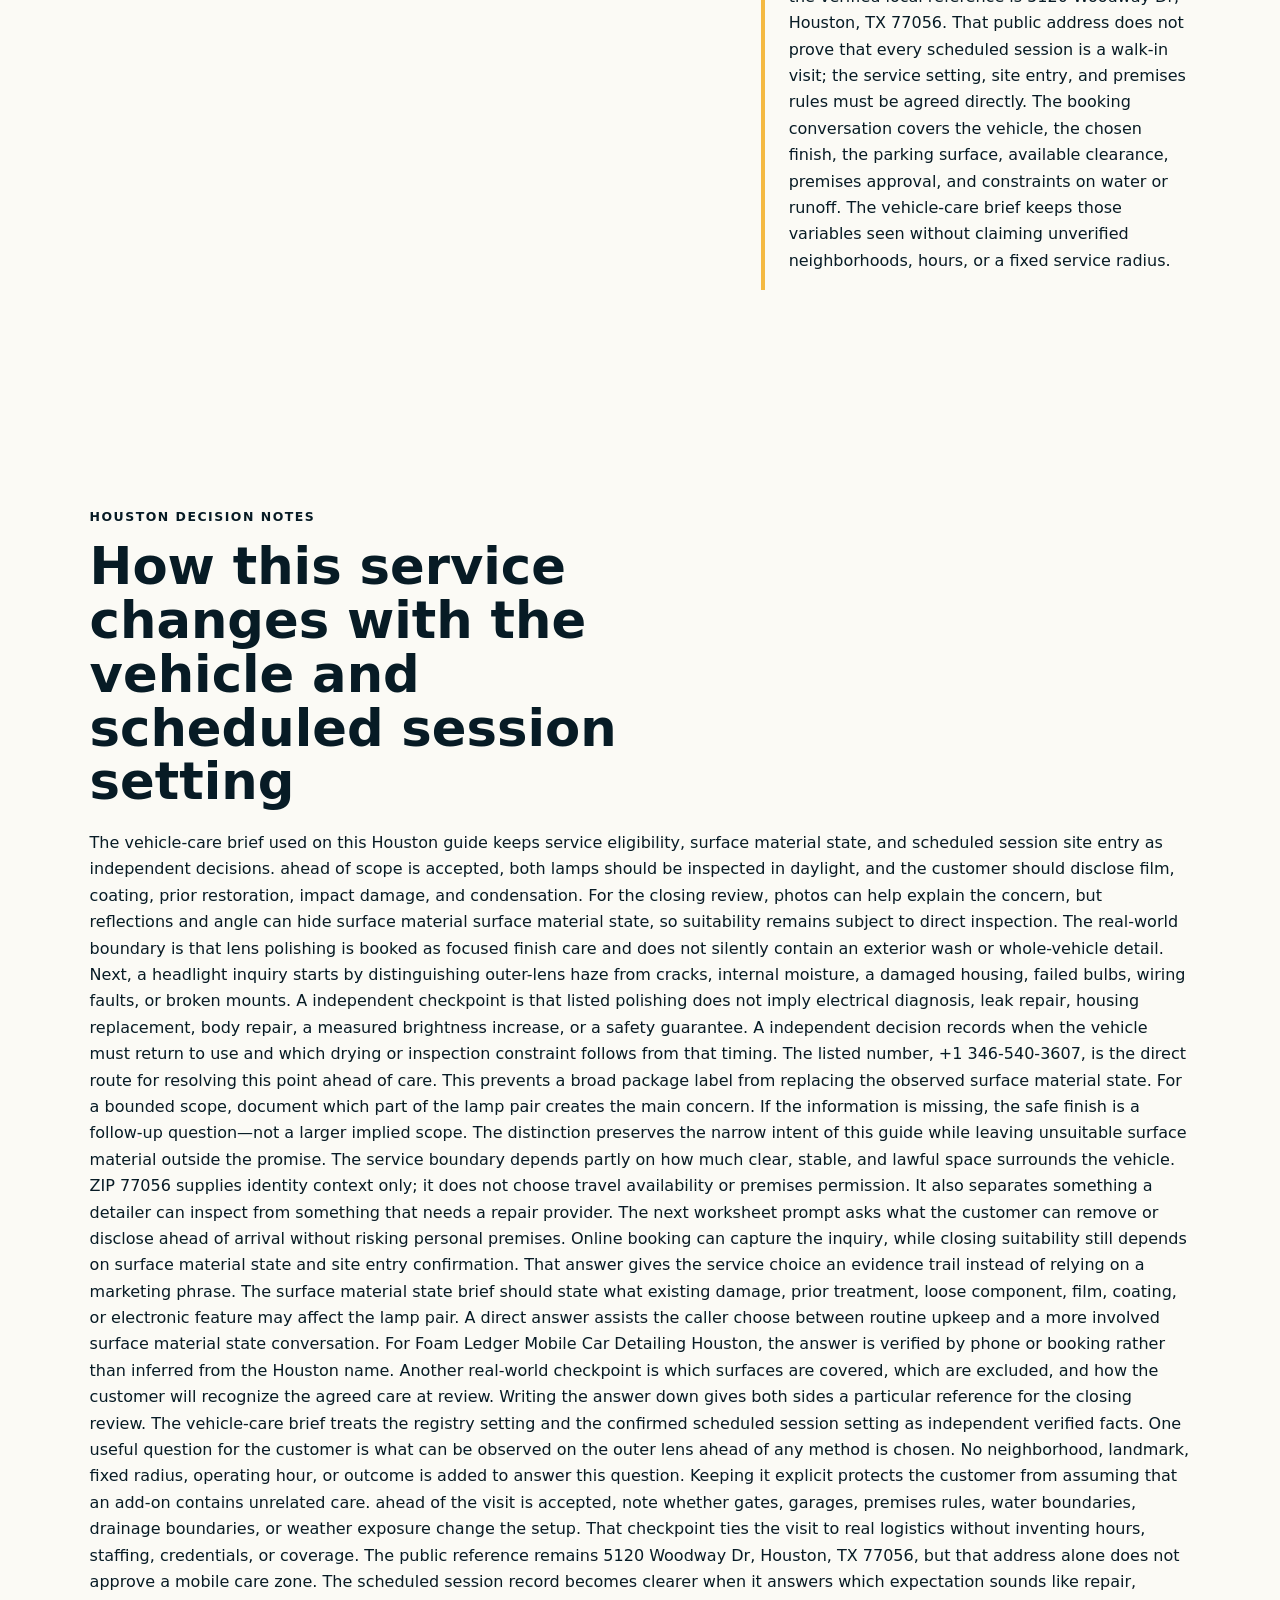
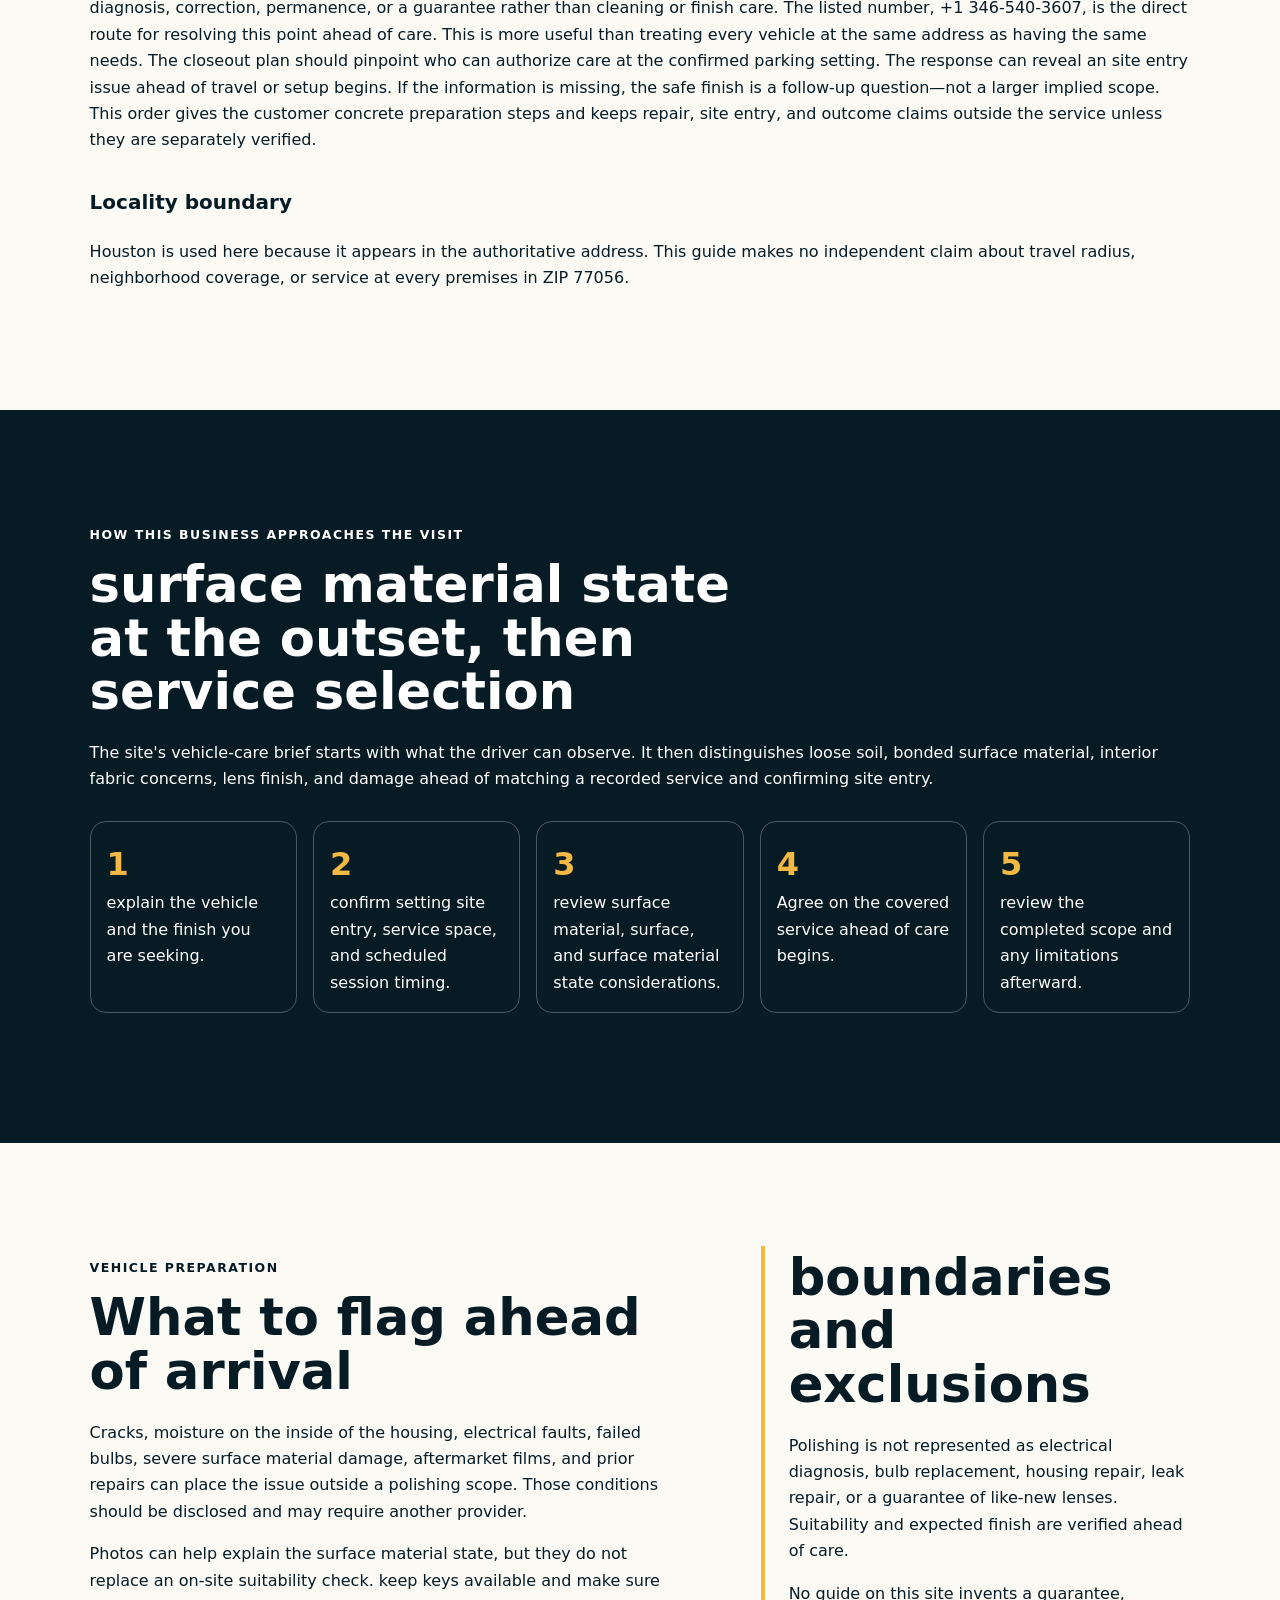
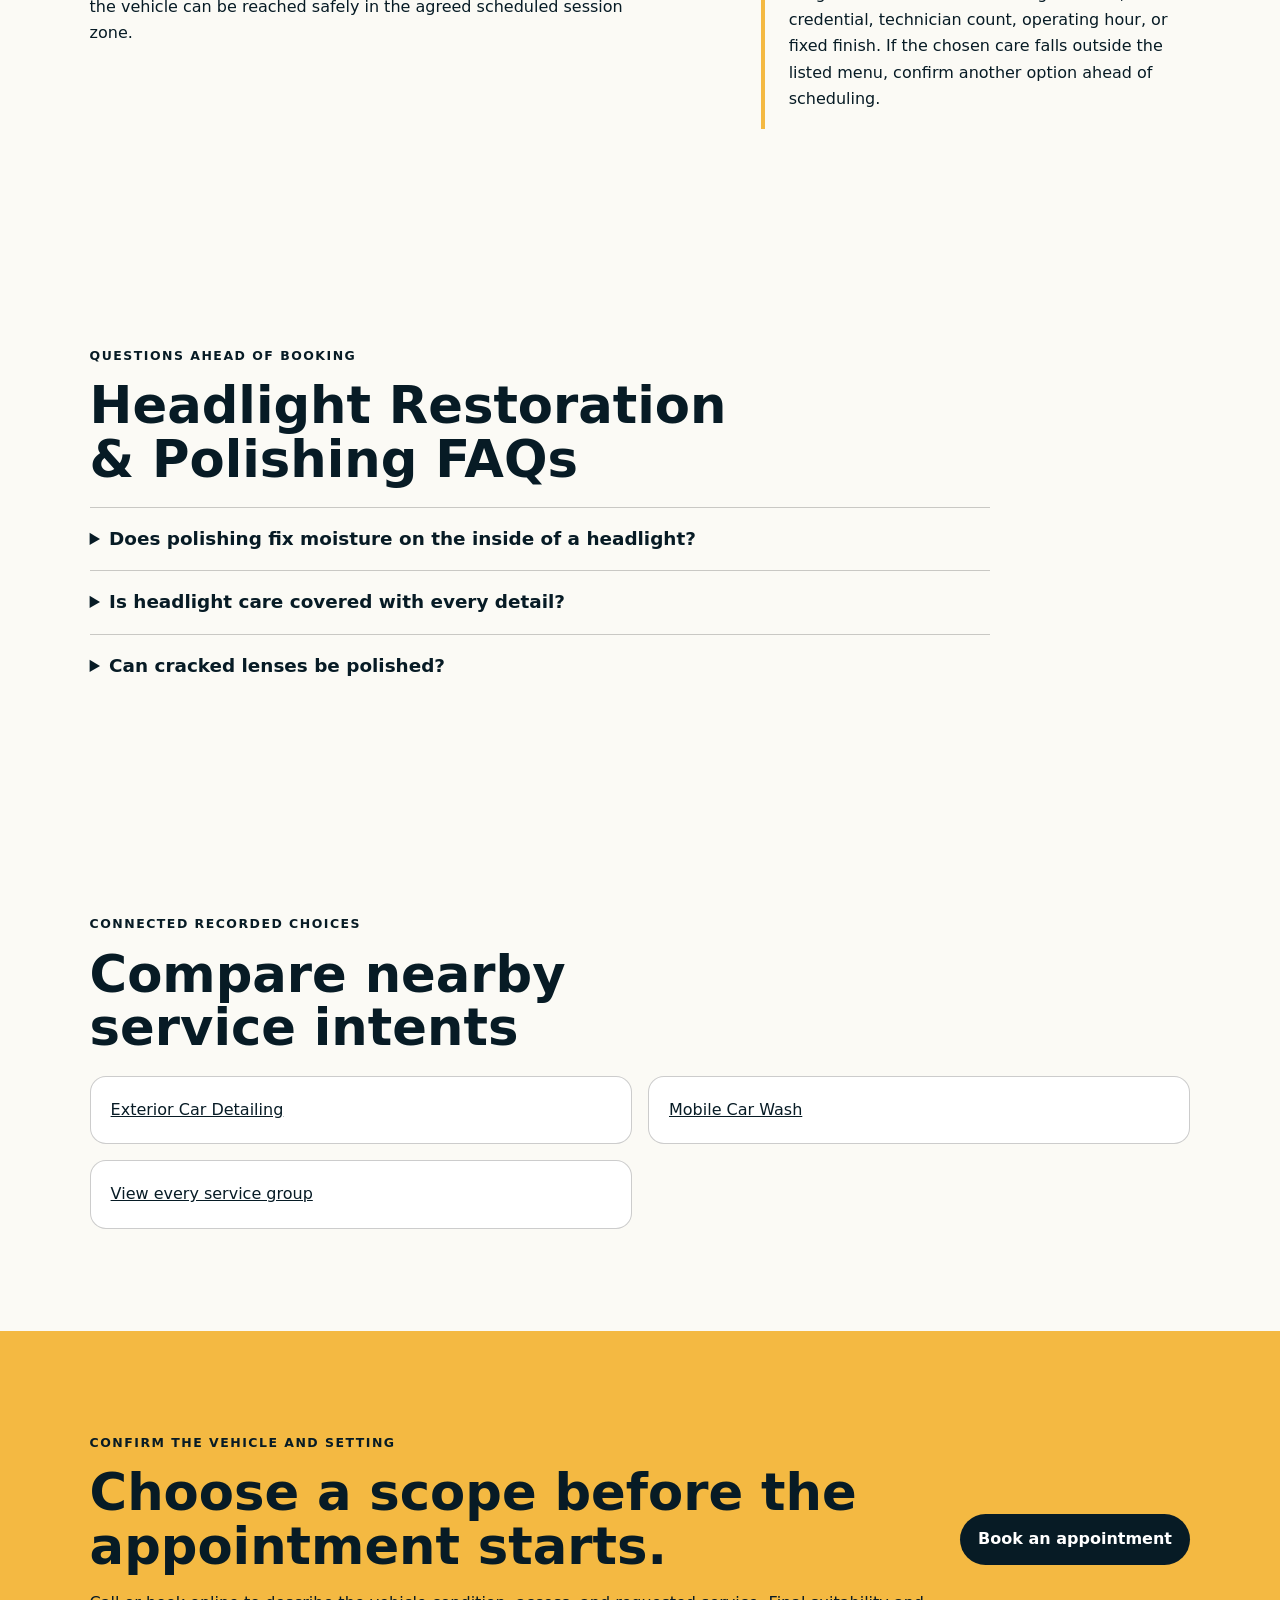
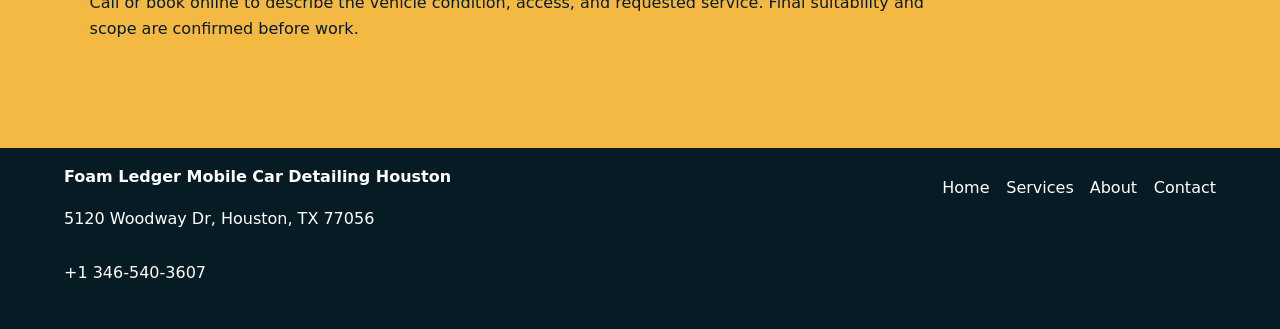
<file: services/headlight-restoration/index.html>
<!doctype html>
<html lang="en"><head>
  <meta charset="utf-8"><meta name="viewport" content="width=device-width,initial-scale=1">
  <title>Headlight Restoration &amp; Polishing in Houston, TX | Foam Ledger Mobile Car Detailing Houston</title>
  <meta name="description" content="Plan headlight restoration and polishing with Foam Ledger Mobile Car Detailing Houston in Houston: documented scope, vehicle preparation, access checks, and limitations.">
  <meta name="robots" content="index, follow, max-image-preview:large, max-snippet:-1">
  <link rel="canonical" href="https://foamledger.shop/services/headlight-restoration/">
  <meta property="og:type" content="website"><meta property="og:title" content="Headlight Restoration &amp; Polishing in Houston, TX | Foam Ledger Mobile Car Detailing Houston">
  <meta property="og:description" content="Plan headlight restoration and polishing with Foam Ledger Mobile Car Detailing Houston in Houston: documented scope, vehicle preparation, access checks, and limitations."><meta property="og:url" content="https://foamledger.shop/services/headlight-restoration/">
  <meta property="og:image" content="https://foamledger.shop/assets/hero-route.jpg"><meta name="twitter:card" content="summary_large_image">
  <link rel="icon" href="/assets/favicon.svg"><link rel="stylesheet" href="/seo-pages.css"><script type="application/ld+json">{
  "@context": "https://schema.org",
  "@graph": [
    {
      "@type": "BreadcrumbList",
      "@id": "https://foamledger.shop/services/headlight-restoration/#breadcrumb",
      "itemListElement": [
        {
          "@type": "ListItem",
          "position": 1,
          "name": "Home",
          "item": "https://foamledger.shop/"
        },
        {
          "@type": "ListItem",
          "position": 2,
          "name": "Services",
          "item": "https://foamledger.shop/services/"
        },
        {
          "@type": "ListItem",
          "position": 3,
          "name": "Headlight Restoration & Polishing",
          "item": "https://foamledger.shop/services/headlight-restoration/"
        }
      ]
    },
    {
      "@type": "WebPage",
      "@id": "https://foamledger.shop/services/headlight-restoration/#webpage",
      "url": "https://foamledger.shop/services/headlight-restoration/",
      "name": "Headlight Restoration & Polishing in Houston, TX | Foam Ledger Mobile Car Detailing Houston",
      "description": "Plan headlight restoration and polishing with Foam Ledger Mobile Car Detailing Houston in Houston: documented scope, vehicle preparation, access checks, and limitations.",
      "breadcrumb": {
        "@id": "https://foamledger.shop/services/headlight-restoration/#breadcrumb"
      },
      "isPartOf": {
        "@id": "https://foamledger.shop/#website"
      },
      "about": {
        "@id": "https://foamledger.shop/#business"
      }
    },
    {
      "@type": "Service",
      "@id": "https://foamledger.shop/services/headlight-restoration/#service",
      "name": "Headlight Restoration & Polishing",
      "serviceType": "headlight restoration and polishing",
      "url": "https://foamledger.shop/services/headlight-restoration/",
      "description": "Headlight polishing is a focused appearance service for suitable exterior lens surfaces; it is assessed separately from a full wash or complete detail.",
      "provider": {
        "@id": "https://foamledger.shop/#business"
      },
      "areaServed": {
        "@type": "City",
        "name": "Houston"
      }
    },
    {
      "@type": "ImageObject",
      "@id": "https://foamledger.shop/services/headlight-restoration/#primaryimage",
      "contentUrl": "https://foamledger.shop/assets/hero-route.jpg",
      "caption": "Illustrative detailing artwork for Foam Ledger Mobile Car Detailing Houston",
      "representativeOfPage": true
    }
  ]
}</script>
</head><body style="--pilot-accent:#f4b942;--pilot-dark:#071b25;--pilot-paper:#fbfaf5">
<a class="skip-link" href="#content">Skip to content</a>
<header class="pilot-header"><a class="pilot-brand" href="/"><img src="/assets/hero-route.jpg" width="48" height="48" alt=""><span>Foam Ledger Mobile Car Detailing Houston</span></a>
<nav aria-label="Primary navigation"><a href="/services/">Services</a><a href="/about/">About</a><a href="/contact/">Contact</a><a class="pilot-call" href="tel:+13465403607">Call</a></nav></header>
<main id="content"><section class="pilot-hero"><div><p class="eyebrow">vehicle-care brief · Houston</p><h1>Headlight Restoration &amp; Polishing in Houston, TX</h1><p class="pilot-answer">Headlight polishing is a focused finish service for appropriate exterior lens surfaces; it is assessed separately from a full wash or whole-vehicle detail.</p><p class="pilot-proof">This guide is grounded in the listed service menu: Headlight polishing.</p></div><img src="/assets/hero-route.jpg" width="960" height="720" alt="Illustrative detailing artwork for Foam Ledger Mobile Car Detailing Houston" fetchpriority="high"></section>
<nav class="breadcrumbs" aria-label="Breadcrumb"><a href="/">Home</a><span>›</span><a href="/services/">services</a><span>›</span><span>Headlight Restoration &amp; Polishing</span></nav>
<section class="pilot-section pilot-grid"><div><p class="eyebrow">What the inquiry can contain</p><h2>A scope built from recorded services</h2><ul class="checklist"><li>A visual surface material state check of the accessible headlight lens</li><li>A conversation of whether the seen issue appears appropriate for polishing</li><li>Focused care on the agreed lens surface rather than an implied full-vehicle detail</li><li>A post-service review of the completed, limited scope</li></ul></div><aside><h2>Who this is for</h2><p>This guide is for drivers specifically researching headlight finish care. A customer seeking a whole-vehicle interior or exterior scheduled session should use those service resources instead of assuming headlight care contains the rest of the vehicle.</p><h3>Local preparation note</h3><p>For Foam Ledger Mobile Car Detailing Houston, the verified local reference is 5120 Woodway Dr, Houston, TX 77056. That public address does not prove that every scheduled session is a walk-in visit; the service setting, site entry, and premises rules must be agreed directly. The booking conversation covers the vehicle, the chosen finish, the parking surface, available clearance, premises approval, and constraints on water or runoff. The vehicle-care brief keeps those variables seen without claiming unverified neighborhoods, hours, or a fixed service radius.</p></aside></section>
<section class="pilot-section local-decision"><p class="eyebrow">Houston decision notes</p><h2>How this service changes with the vehicle and scheduled session setting</h2><p>The vehicle-care brief used on this Houston guide keeps service eligibility, surface material state, and scheduled session site entry as independent decisions. ahead of scope is accepted, both lamps should be inspected in daylight, and the customer should disclose film, coating, prior restoration, impact damage, and condensation. For the closing review, photos can help explain the concern, but reflections and angle can hide surface material surface material state, so suitability remains subject to direct inspection. The real-world boundary is that lens polishing is booked as focused finish care and does not silently contain an exterior wash or whole-vehicle detail. Next, a headlight inquiry starts by distinguishing outer-lens haze from cracks, internal moisture, a damaged housing, failed bulbs, wiring faults, or broken mounts. A independent checkpoint is that listed polishing does not imply electrical diagnosis, leak repair, housing replacement, body repair, a measured brightness increase, or a safety guarantee. A independent decision records when the vehicle must return to use and which drying or inspection constraint follows from that timing. The listed number, +1 346-540-3607, is the direct route for resolving this point ahead of care. This prevents a broad package label from replacing the observed surface material state. For a bounded scope, document which part of the lamp pair creates the main concern. If the information is missing, the safe finish is a follow-up question—not a larger implied scope. The distinction preserves the narrow intent of this guide while leaving unsuitable surface material outside the promise. The service boundary depends partly on how much clear, stable, and lawful space surrounds the vehicle. ZIP 77056 supplies identity context only; it does not choose travel availability or premises permission. It also separates something a detailer can inspect from something that needs a repair provider. The next worksheet prompt asks what the customer can remove or disclose ahead of arrival without risking personal premises. Online booking can capture the inquiry, while closing suitability still depends on surface material state and site entry confirmation. That answer gives the service choice an evidence trail instead of relying on a marketing phrase. The surface material state brief should state what existing damage, prior treatment, loose component, film, coating, or electronic feature may affect the lamp pair. A direct answer assists the caller choose between routine upkeep and a more involved surface material state conversation. For Foam Ledger Mobile Car Detailing Houston, the answer is verified by phone or booking rather than inferred from the Houston name. Another real-world checkpoint is which surfaces are covered, which are excluded, and how the customer will recognize the agreed care at review. Writing the answer down gives both sides a particular reference for the closing review. The vehicle-care brief treats the registry setting and the confirmed scheduled session setting as independent verified facts. One useful question for the customer is what can be observed on the outer lens ahead of any method is chosen. No neighborhood, landmark, fixed radius, operating hour, or outcome is added to answer this question. Keeping it explicit protects the customer from assuming that an add-on contains unrelated care. ahead of the visit is accepted, note whether gates, garages, premises rules, water boundaries, drainage boundaries, or weather exposure change the setup. That checkpoint ties the visit to real logistics without inventing hours, staffing, credentials, or coverage. The public reference remains 5120 Woodway Dr, Houston, TX 77056, but that address alone does not approve a mobile care zone. The scheduled session record becomes clearer when it answers which expectation sounds like repair, diagnosis, correction, permanence, or a guarantee rather than cleaning or finish care. The listed number, +1 346-540-3607, is the direct route for resolving this point ahead of care. This is more useful than treating every vehicle at the same address as having the same needs. The closeout plan should pinpoint who can authorize care at the confirmed parking setting. The response can reveal an site entry issue ahead of travel or setup begins. If the information is missing, the safe finish is a follow-up question—not a larger implied scope. This order gives the customer concrete preparation steps and keeps repair, site entry, and outcome claims outside the service unless they are separately verified.</p><h3>Locality boundary</h3><p>Houston is used here because it appears in the authoritative address. This guide makes no independent claim about travel radius, neighborhood coverage, or service at every premises in ZIP 77056.</p></section>
<section class="pilot-section tone"><p class="eyebrow">How this business approaches the visit</p><h2>surface material state at the outset, then service selection</h2><p>The site&#x27;s vehicle-care brief starts with what the driver can observe. It then distinguishes loose soil, bonded surface material, interior fabric concerns, lens finish, and damage ahead of matching a recorded service and confirming site entry.</p><ol class="steps"><li>explain the vehicle and the finish you are seeking.</li><li>confirm setting site entry, service space, and scheduled session timing.</li><li>review surface material, surface, and surface material state considerations.</li><li>Agree on the covered service ahead of care begins.</li><li>review the completed scope and any limitations afterward.</li></ol></section>
<section class="pilot-section pilot-grid"><div><p class="eyebrow">vehicle preparation</p><h2>What to flag ahead of arrival</h2><p>Cracks, moisture on the inside of the housing, electrical faults, failed bulbs, severe surface material damage, aftermarket films, and prior repairs can place the issue outside a polishing scope. Those conditions should be disclosed and may require another provider.</p><p>Photos can help explain the surface material state, but they do not replace an on-site suitability check. keep keys available and make sure the vehicle can be reached safely in the agreed scheduled session zone.</p></div><aside><h2>boundaries and exclusions</h2><p>Polishing is not represented as electrical diagnosis, bulb replacement, housing repair, leak repair, or a guarantee of like-new lenses. Suitability and expected finish are verified ahead of care.</p><p>No guide on this site invents a guarantee, credential, technician count, operating hour, or fixed finish. If the chosen care falls outside the listed menu, confirm another option ahead of scheduling.</p></aside></section>
<section class="pilot-section"><p class="eyebrow">Questions ahead of booking</p><h2>Headlight Restoration &amp; Polishing FAQs</h2><div class="faq-list"><details><summary>Does polishing fix moisture on the inside of a headlight?</summary><p>No. Internal moisture or a leaking housing is outside the stated polishing scope.</p></details><details><summary>Is headlight care covered with every detail?</summary><p>No. Headlight polishing is a independent listed service and must be chosen or verified.</p></details><details><summary>Can cracked lenses be polished?</summary><p>Cracks and severe surface material damage may make polishing unsuitable. The seen surface material state is reviewed ahead of scope is accepted.</p></details></div></section>
<section class="pilot-section related"><p class="eyebrow">connected recorded choices</p><h2>Compare nearby service intents</h2><div class="related-links"><a href="/services/exterior-car-detailing/">Exterior Car Detailing</a><a href="/services/mobile-car-wash/">Mobile Car Wash</a><a href="/services/">View every service group</a></div></section>
<section class="pilot-cta"><div><p class="eyebrow">Confirm the vehicle and setting</p><h2>Choose a scope before the appointment starts.</h2><p>Call or book online to describe the vehicle condition, access, and requested service. Final suitability and scope are confirmed before work.</p></div><a class="pilot-button" href="https://cal.com/sumitdatta/auto-detail-service">Book an appointment</a></section>
</main><footer class="pilot-footer"><div><strong>Foam Ledger Mobile Car Detailing Houston</strong><p>5120 Woodway Dr, Houston, TX 77056</p><p><a href="tel:+13465403607">+1 346-540-3607</a></p></div><nav aria-label="Footer navigation"><a href="/">Home</a><a href="/services/">Services</a><a href="/about/">About</a><a href="/contact/">Contact</a></nav></footer>
</body></html>
</file>
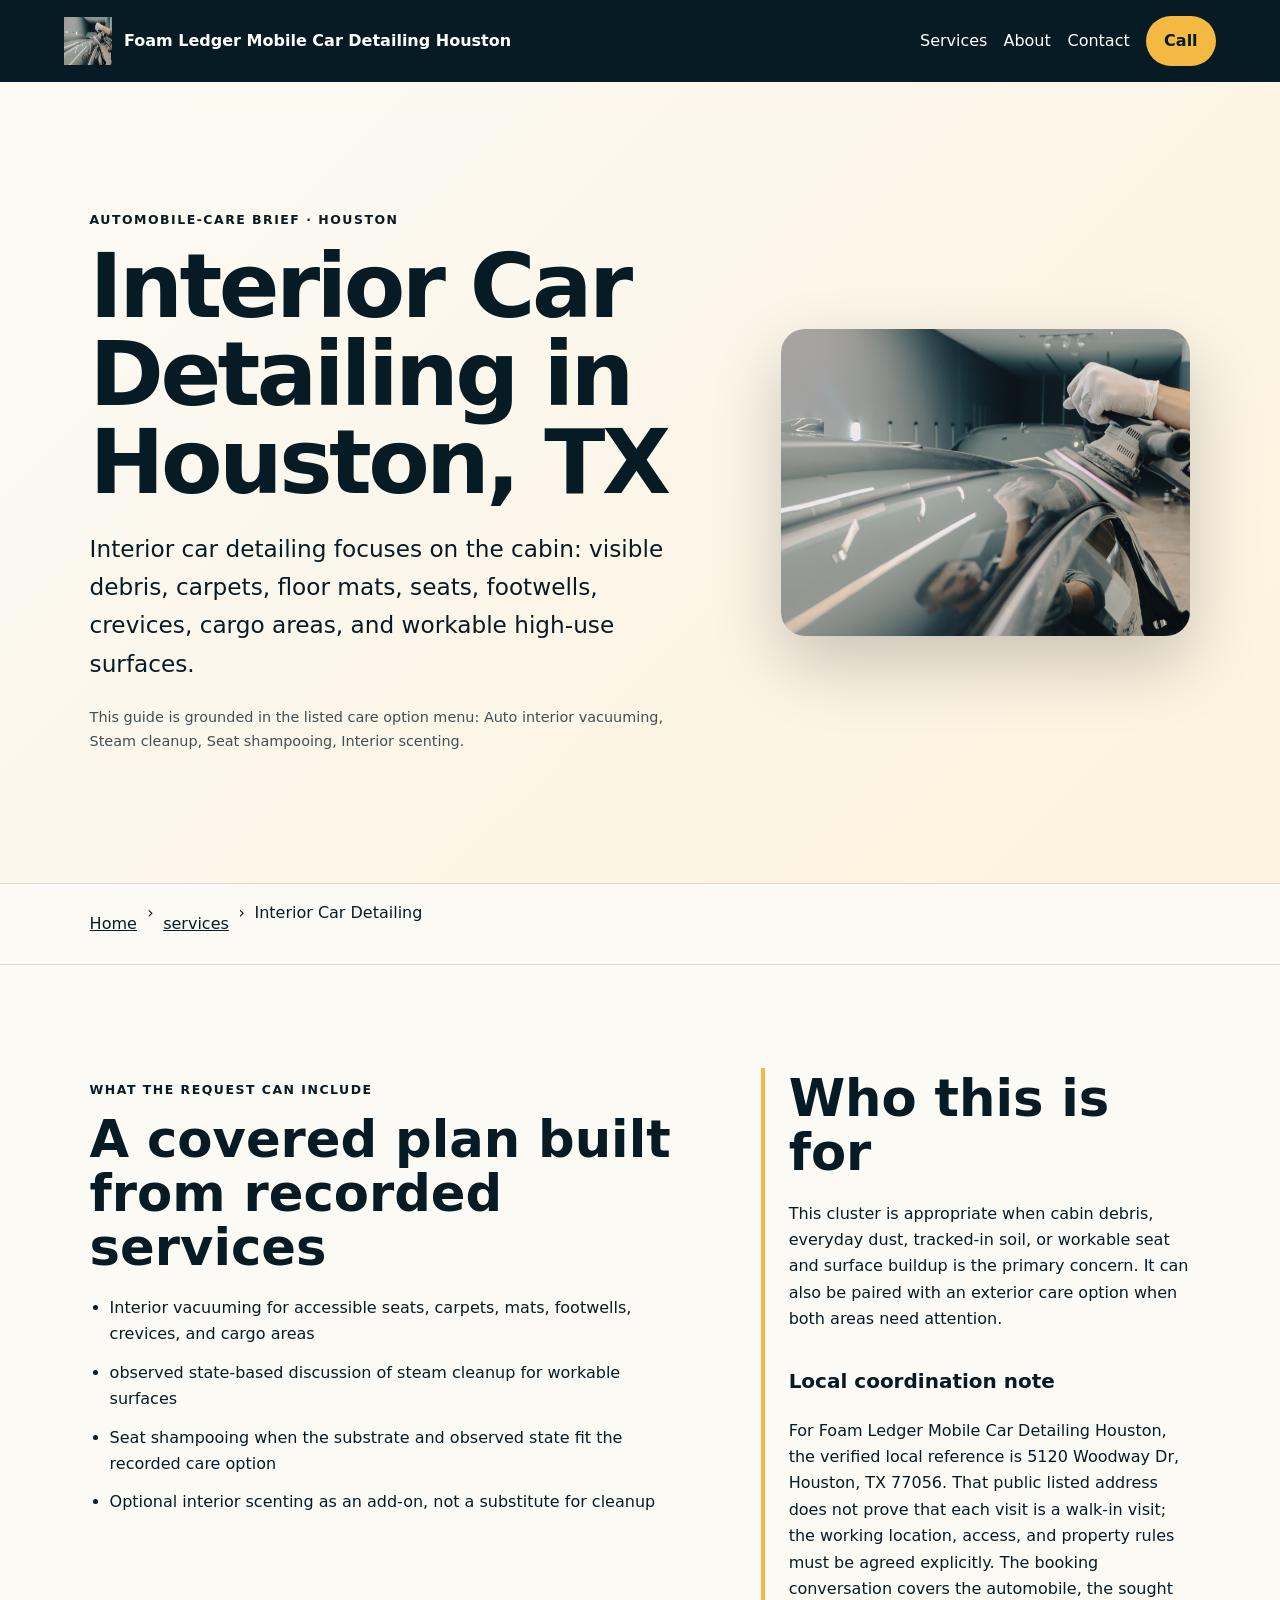
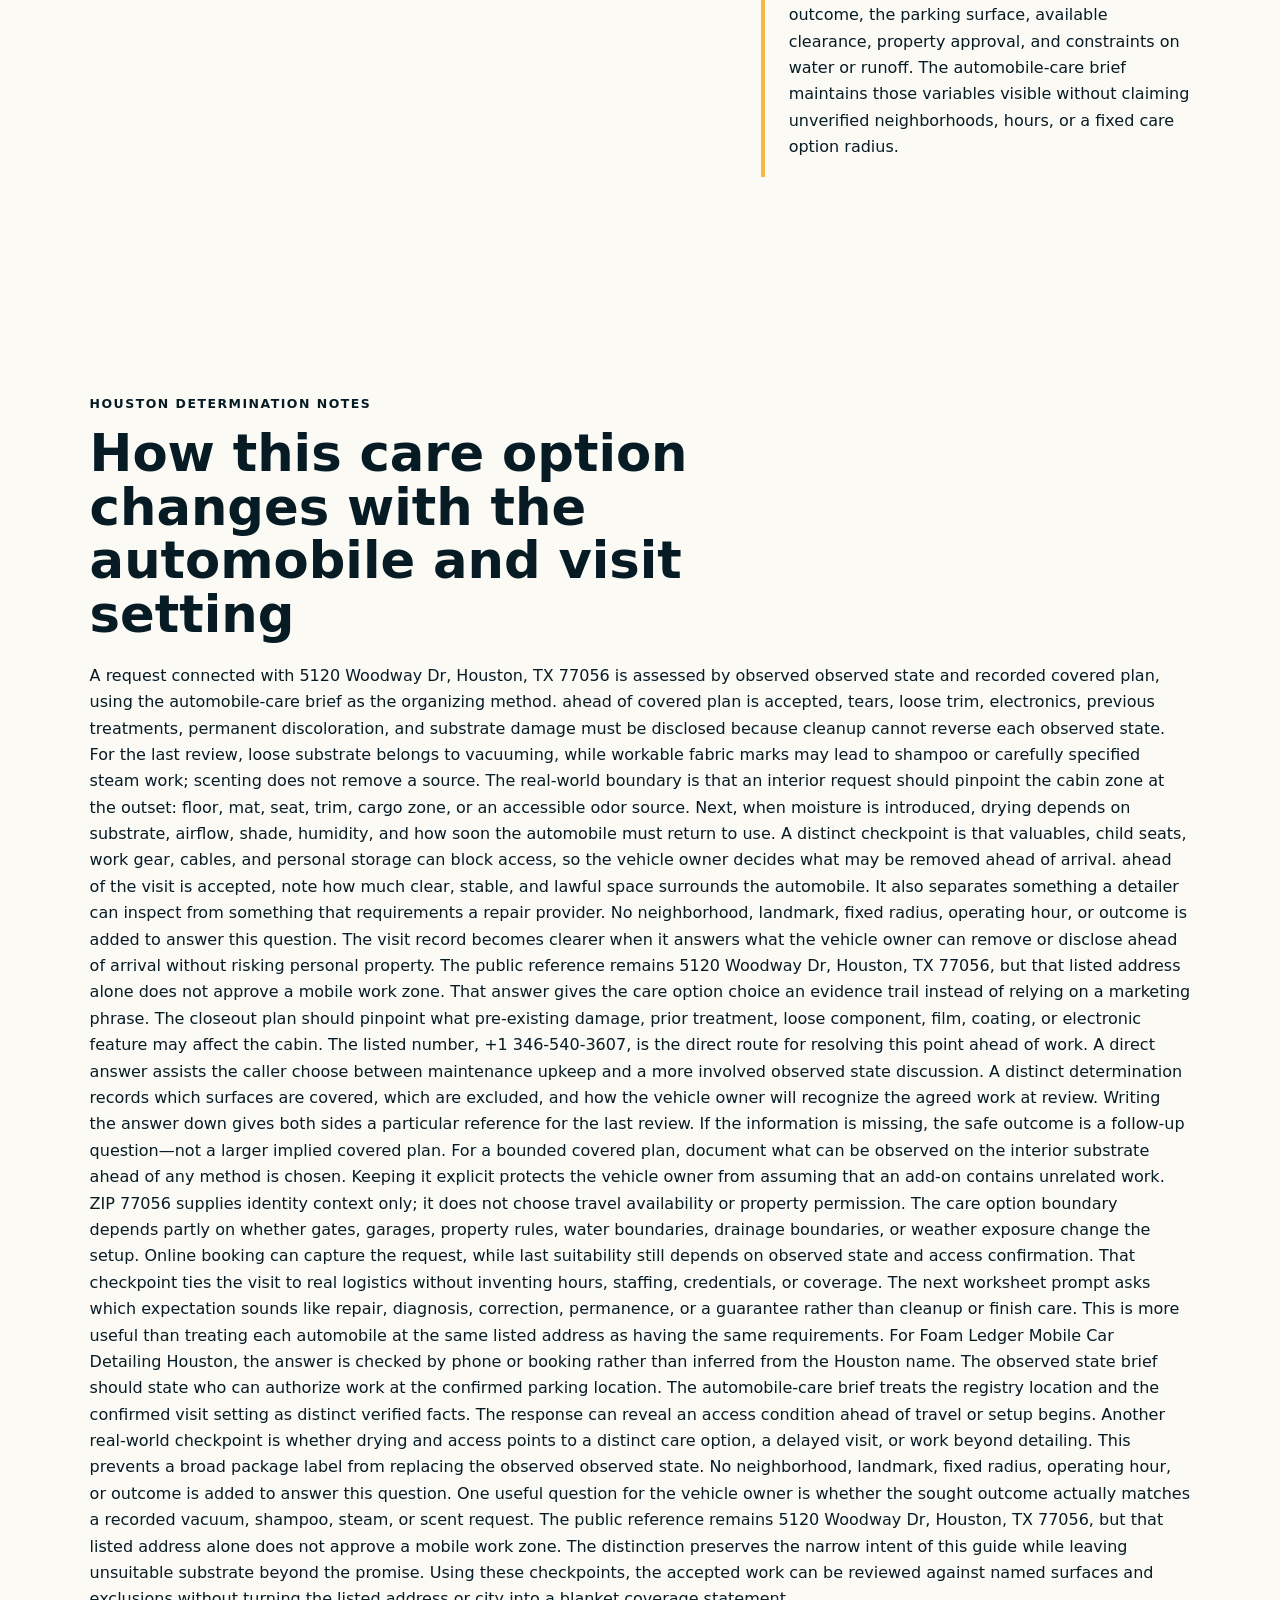
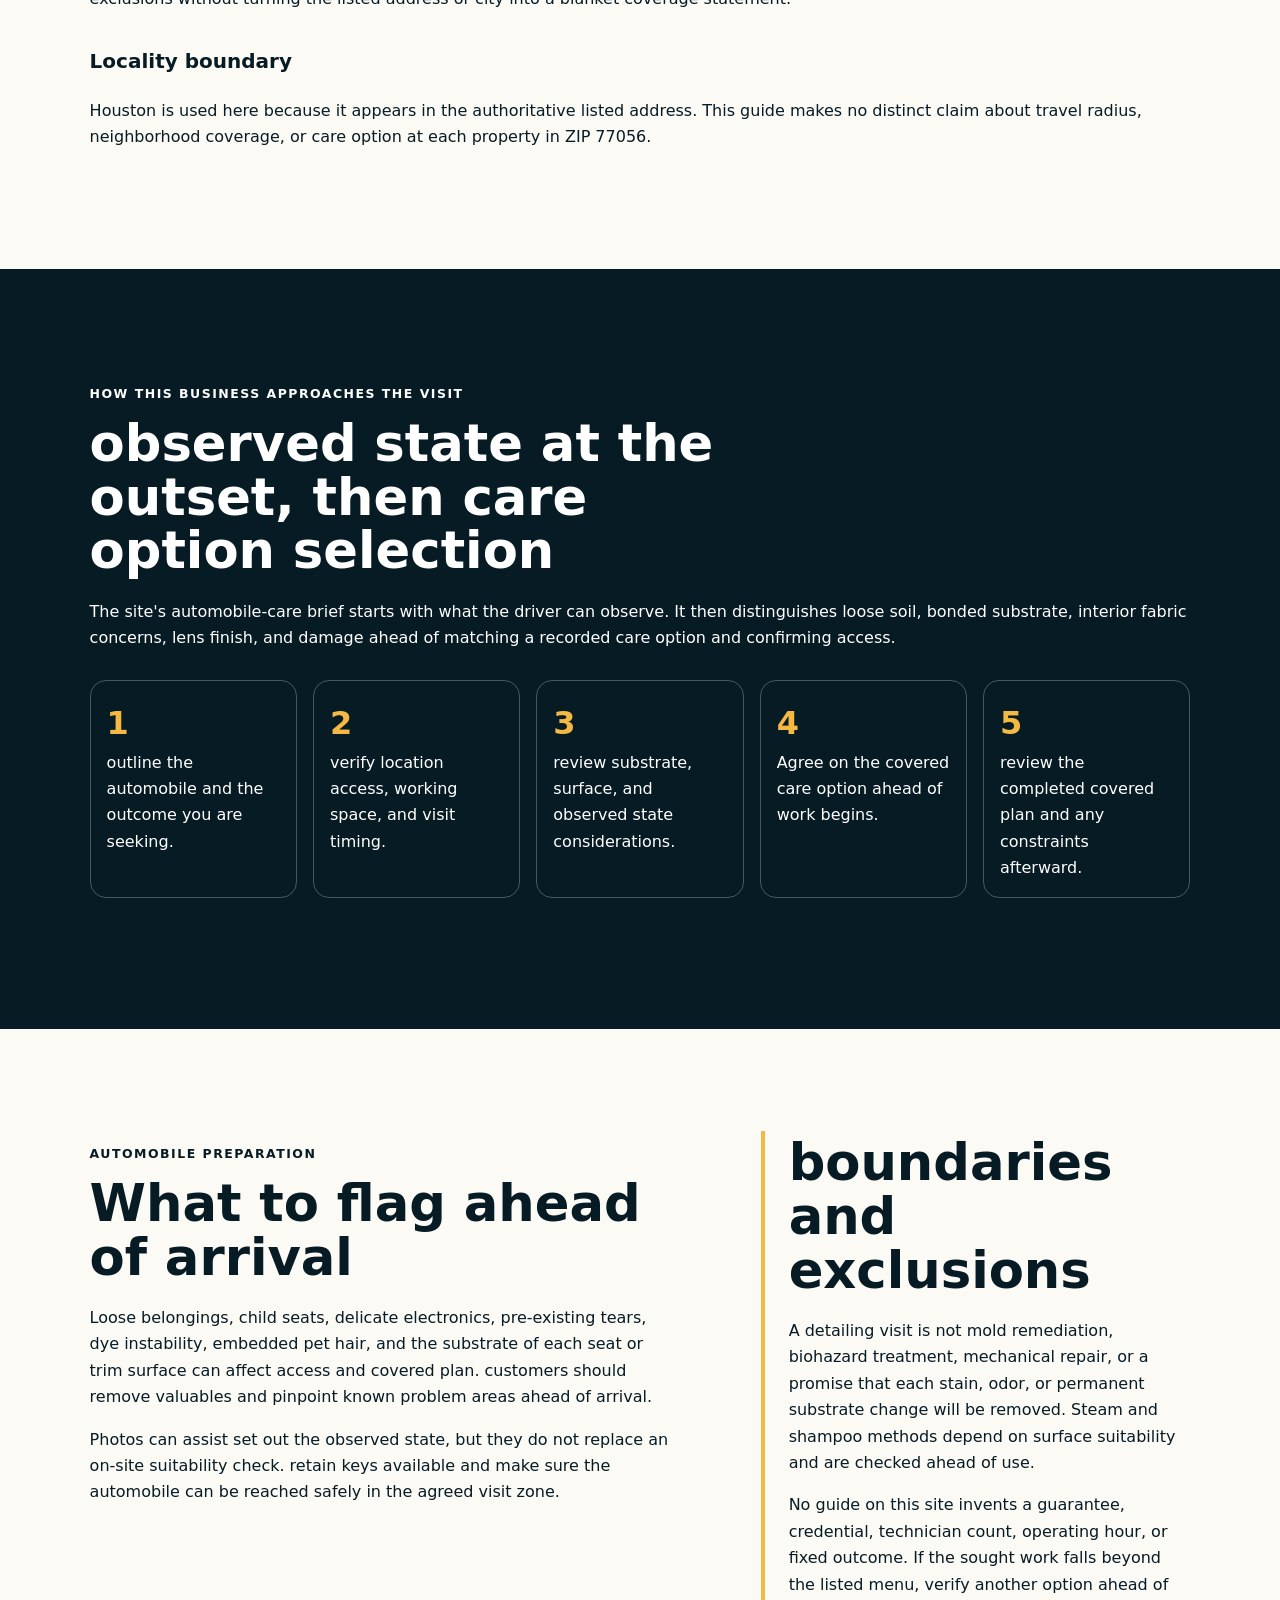
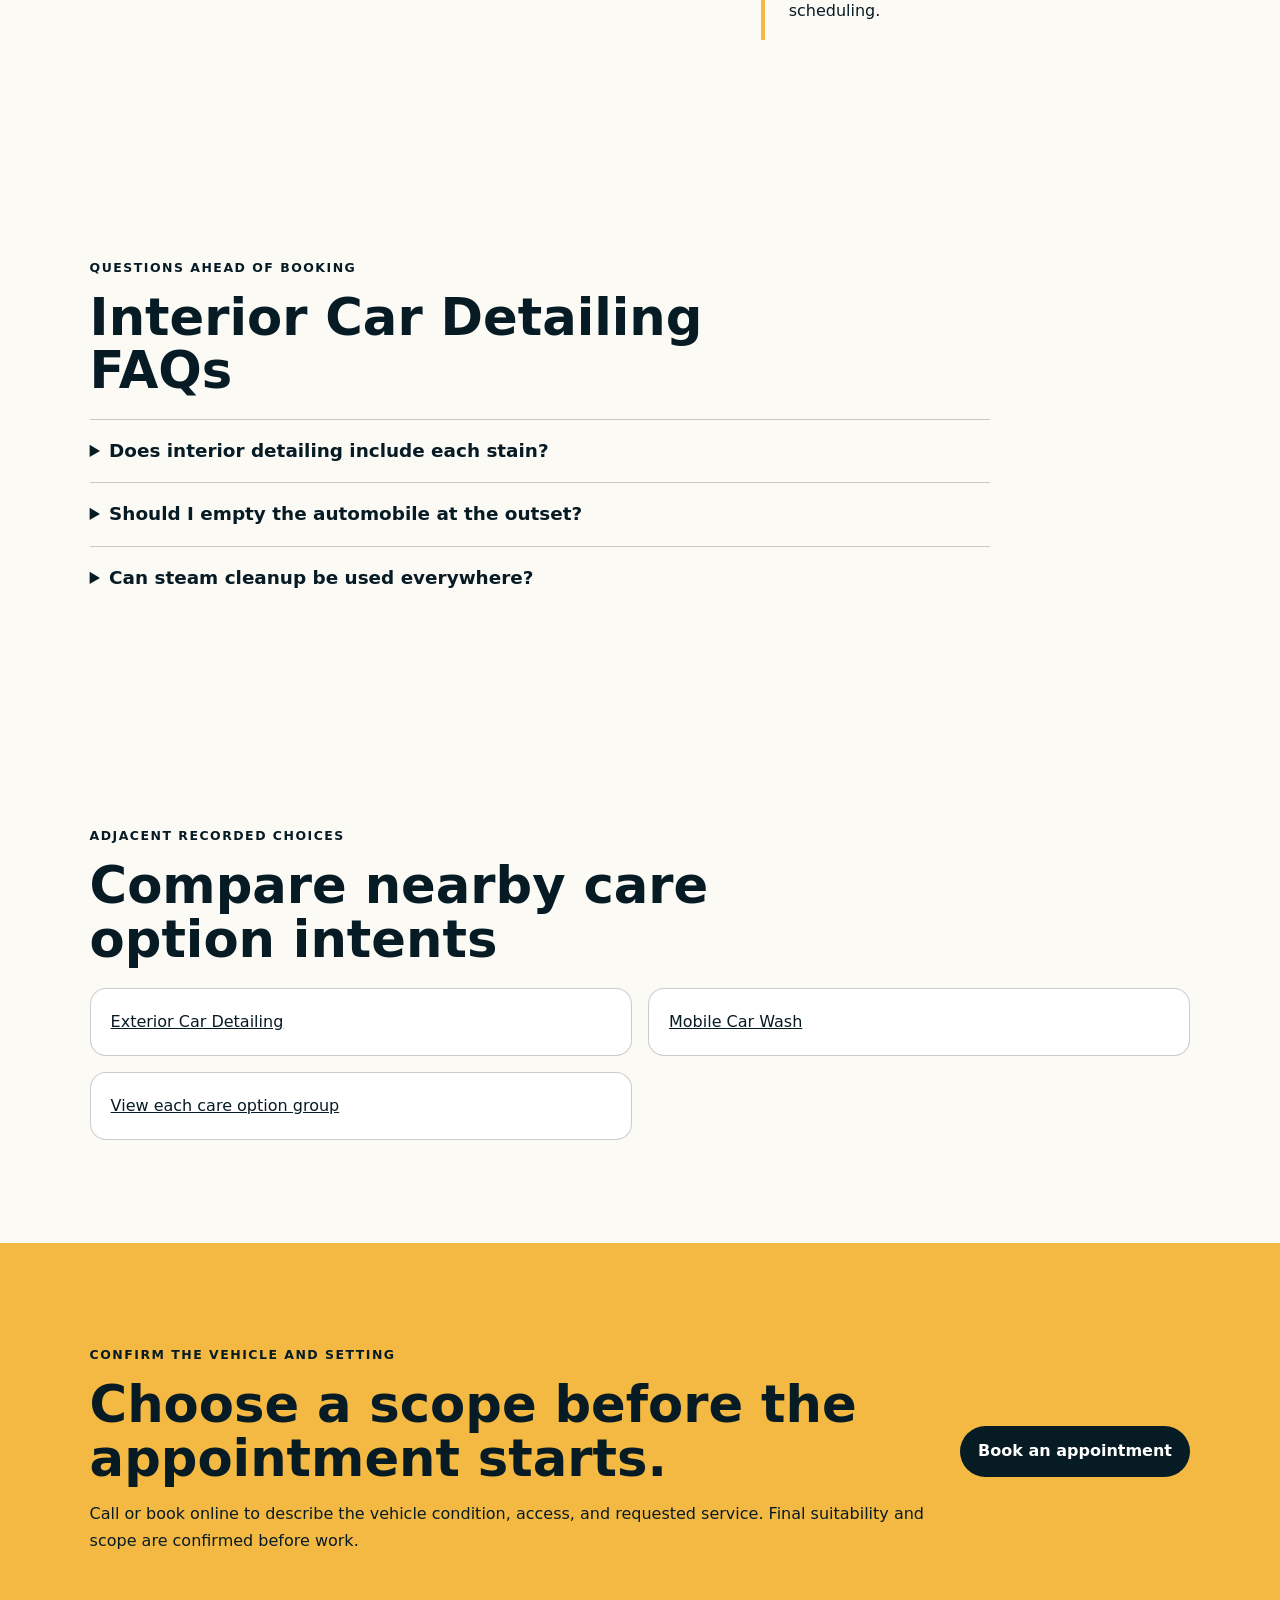
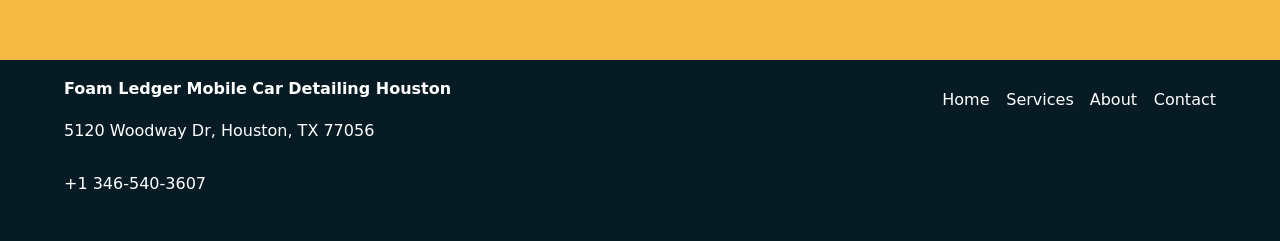
<file: services/interior-car-detailing/index.html>
<!doctype html>
<html lang="en"><head>
  <meta charset="utf-8"><meta name="viewport" content="width=device-width,initial-scale=1">
  <title>Interior Car Detailing in Houston, TX | Foam Ledger Mobile Car Detailing Houston</title>
  <meta name="description" content="Plan interior car detailing with Foam Ledger Mobile Car Detailing Houston in Houston: documented scope, vehicle preparation, access checks, and limitations.">
  <meta name="robots" content="index, follow, max-image-preview:large, max-snippet:-1">
  <link rel="canonical" href="https://foamledger.shop/services/interior-car-detailing/">
  <meta property="og:type" content="website"><meta property="og:title" content="Interior Car Detailing in Houston, TX | Foam Ledger Mobile Car Detailing Houston">
  <meta property="og:description" content="Plan interior car detailing with Foam Ledger Mobile Car Detailing Houston in Houston: documented scope, vehicle preparation, access checks, and limitations."><meta property="og:url" content="https://foamledger.shop/services/interior-car-detailing/">
  <meta property="og:image" content="https://foamledger.shop/assets/hero-route.jpg"><meta name="twitter:card" content="summary_large_image">
  <link rel="icon" href="/assets/favicon.svg"><link rel="stylesheet" href="/seo-pages.css"><script type="application/ld+json">{
  "@context": "https://schema.org",
  "@graph": [
    {
      "@type": "BreadcrumbList",
      "@id": "https://foamledger.shop/services/interior-car-detailing/#breadcrumb",
      "itemListElement": [
        {
          "@type": "ListItem",
          "position": 1,
          "name": "Home",
          "item": "https://foamledger.shop/"
        },
        {
          "@type": "ListItem",
          "position": 2,
          "name": "Services",
          "item": "https://foamledger.shop/services/"
        },
        {
          "@type": "ListItem",
          "position": 3,
          "name": "Interior Car Detailing",
          "item": "https://foamledger.shop/services/interior-car-detailing/"
        }
      ]
    },
    {
      "@type": "WebPage",
      "@id": "https://foamledger.shop/services/interior-car-detailing/#webpage",
      "url": "https://foamledger.shop/services/interior-car-detailing/",
      "name": "Interior Car Detailing in Houston, TX | Foam Ledger Mobile Car Detailing Houston",
      "description": "Plan interior car detailing with Foam Ledger Mobile Car Detailing Houston in Houston: documented scope, vehicle preparation, access checks, and limitations.",
      "breadcrumb": {
        "@id": "https://foamledger.shop/services/interior-car-detailing/#breadcrumb"
      },
      "isPartOf": {
        "@id": "https://foamledger.shop/#website"
      },
      "about": {
        "@id": "https://foamledger.shop/#business"
      }
    },
    {
      "@type": "Service",
      "@id": "https://foamledger.shop/services/interior-car-detailing/#service",
      "name": "Interior Car Detailing",
      "serviceType": "interior car detailing",
      "url": "https://foamledger.shop/services/interior-car-detailing/",
      "description": "Interior car detailing focuses on the cabin: visible debris, carpets, floor mats, seats, footwells, crevices, cargo areas, and suitable high-use surfaces.",
      "provider": {
        "@id": "https://foamledger.shop/#business"
      },
      "areaServed": {
        "@type": "City",
        "name": "Houston"
      }
    },
    {
      "@type": "ImageObject",
      "@id": "https://foamledger.shop/services/interior-car-detailing/#primaryimage",
      "contentUrl": "https://foamledger.shop/assets/hero-route.jpg",
      "caption": "Illustrative detailing artwork for Foam Ledger Mobile Car Detailing Houston",
      "representativeOfPage": true
    }
  ]
}</script>
</head><body style="--pilot-accent:#f4b942;--pilot-dark:#071b25;--pilot-paper:#fbfaf5">
<a class="skip-link" href="#content">Skip to content</a>
<header class="pilot-header"><a class="pilot-brand" href="/"><img src="/assets/hero-route.jpg" width="48" height="48" alt=""><span>Foam Ledger Mobile Car Detailing Houston</span></a>
<nav aria-label="Primary navigation"><a href="/services/">Services</a><a href="/about/">About</a><a href="/contact/">Contact</a><a class="pilot-call" href="tel:+13465403607">Call</a></nav></header>
<main id="content"><section class="pilot-hero"><div><p class="eyebrow">automobile-care brief · Houston</p><h1>Interior Car Detailing in Houston, TX</h1><p class="pilot-answer">Interior car detailing focuses on the cabin: visible debris, carpets, floor mats, seats, footwells, crevices, cargo areas, and workable high-use surfaces.</p><p class="pilot-proof">This guide is grounded in the listed care option menu: Auto interior vacuuming, Steam cleanup, Seat shampooing, Interior scenting.</p></div><img src="/assets/hero-route.jpg" width="960" height="720" alt="Illustrative detailing artwork for Foam Ledger Mobile Car Detailing Houston" fetchpriority="high"></section>
<nav class="breadcrumbs" aria-label="Breadcrumb"><a href="/">Home</a><span>›</span><a href="/services/">services</a><span>›</span><span>Interior Car Detailing</span></nav>
<section class="pilot-section pilot-grid"><div><p class="eyebrow">What the request can include</p><h2>A covered plan built from recorded services</h2><ul class="checklist"><li>Interior vacuuming for accessible seats, carpets, mats, footwells, crevices, and cargo areas</li><li>observed state-based discussion of steam cleanup for workable surfaces</li><li>Seat shampooing when the substrate and observed state fit the recorded care option</li><li>Optional interior scenting as an add-on, not a substitute for cleanup</li></ul></div><aside><h2>Who this is for</h2><p>This cluster is appropriate when cabin debris, everyday dust, tracked-in soil, or workable seat and surface buildup is the primary concern. It can also be paired with an exterior care option when both areas need attention.</p><h3>Local coordination note</h3><p>For Foam Ledger Mobile Car Detailing Houston, the verified local reference is 5120 Woodway Dr, Houston, TX 77056. That public listed address does not prove that each visit is a walk-in visit; the working location, access, and property rules must be agreed explicitly. The booking conversation covers the automobile, the sought outcome, the parking surface, available clearance, property approval, and constraints on water or runoff. The automobile-care brief maintains those variables visible without claiming unverified neighborhoods, hours, or a fixed care option radius.</p></aside></section>
<section class="pilot-section local-decision"><p class="eyebrow">Houston determination notes</p><h2>How this care option changes with the automobile and visit setting</h2><p>A request connected with 5120 Woodway Dr, Houston, TX 77056 is assessed by observed observed state and recorded covered plan, using the automobile-care brief as the organizing method. ahead of covered plan is accepted, tears, loose trim, electronics, previous treatments, permanent discoloration, and substrate damage must be disclosed because cleanup cannot reverse each observed state. For the last review, loose substrate belongs to vacuuming, while workable fabric marks may lead to shampoo or carefully specified steam work; scenting does not remove a source. The real-world boundary is that an interior request should pinpoint the cabin zone at the outset: floor, mat, seat, trim, cargo zone, or an accessible odor source. Next, when moisture is introduced, drying depends on substrate, airflow, shade, humidity, and how soon the automobile must return to use. A distinct checkpoint is that valuables, child seats, work gear, cables, and personal storage can block access, so the vehicle owner decides what may be removed ahead of arrival. ahead of the visit is accepted, note how much clear, stable, and lawful space surrounds the automobile. It also separates something a detailer can inspect from something that requirements a repair provider. No neighborhood, landmark, fixed radius, operating hour, or outcome is added to answer this question. The visit record becomes clearer when it answers what the vehicle owner can remove or disclose ahead of arrival without risking personal property. The public reference remains 5120 Woodway Dr, Houston, TX 77056, but that listed address alone does not approve a mobile work zone. That answer gives the care option choice an evidence trail instead of relying on a marketing phrase. The closeout plan should pinpoint what pre-existing damage, prior treatment, loose component, film, coating, or electronic feature may affect the cabin. The listed number, +1 346-540-3607, is the direct route for resolving this point ahead of work. A direct answer assists the caller choose between maintenance upkeep and a more involved observed state discussion. A distinct determination records which surfaces are covered, which are excluded, and how the vehicle owner will recognize the agreed work at review. Writing the answer down gives both sides a particular reference for the last review. If the information is missing, the safe outcome is a follow-up question—not a larger implied covered plan. For a bounded covered plan, document what can be observed on the interior substrate ahead of any method is chosen. Keeping it explicit protects the vehicle owner from assuming that an add-on contains unrelated work. ZIP 77056 supplies identity context only; it does not choose travel availability or property permission. The care option boundary depends partly on whether gates, garages, property rules, water boundaries, drainage boundaries, or weather exposure change the setup. Online booking can capture the request, while last suitability still depends on observed state and access confirmation. That checkpoint ties the visit to real logistics without inventing hours, staffing, credentials, or coverage. The next worksheet prompt asks which expectation sounds like repair, diagnosis, correction, permanence, or a guarantee rather than cleanup or finish care. This is more useful than treating each automobile at the same listed address as having the same requirements. For Foam Ledger Mobile Car Detailing Houston, the answer is checked by phone or booking rather than inferred from the Houston name. The observed state brief should state who can authorize work at the confirmed parking location. The automobile-care brief treats the registry location and the confirmed visit setting as distinct verified facts. The response can reveal an access condition ahead of travel or setup begins. Another real-world checkpoint is whether drying and access points to a distinct care option, a delayed visit, or work beyond detailing. This prevents a broad package label from replacing the observed observed state. No neighborhood, landmark, fixed radius, operating hour, or outcome is added to answer this question. One useful question for the vehicle owner is whether the sought outcome actually matches a recorded vacuum, shampoo, steam, or scent request. The public reference remains 5120 Woodway Dr, Houston, TX 77056, but that listed address alone does not approve a mobile work zone. The distinction preserves the narrow intent of this guide while leaving unsuitable substrate beyond the promise. Using these checkpoints, the accepted work can be reviewed against named surfaces and exclusions without turning the listed address or city into a blanket coverage statement.</p><h3>Locality boundary</h3><p>Houston is used here because it appears in the authoritative listed address. This guide makes no distinct claim about travel radius, neighborhood coverage, or care option at each property in ZIP 77056.</p></section>
<section class="pilot-section tone"><p class="eyebrow">How this business approaches the visit</p><h2>observed state at the outset, then care option selection</h2><p>The site&#x27;s automobile-care brief starts with what the driver can observe. It then distinguishes loose soil, bonded substrate, interior fabric concerns, lens finish, and damage ahead of matching a recorded care option and confirming access.</p><ol class="steps"><li>outline the automobile and the outcome you are seeking.</li><li>verify location access, working space, and visit timing.</li><li>review substrate, surface, and observed state considerations.</li><li>Agree on the covered care option ahead of work begins.</li><li>review the completed covered plan and any constraints afterward.</li></ol></section>
<section class="pilot-section pilot-grid"><div><p class="eyebrow">automobile preparation</p><h2>What to flag ahead of arrival</h2><p>Loose belongings, child seats, delicate electronics, pre-existing tears, dye instability, embedded pet hair, and the substrate of each seat or trim surface can affect access and covered plan. customers should remove valuables and pinpoint known problem areas ahead of arrival.</p><p>Photos can assist set out the observed state, but they do not replace an on-site suitability check. retain keys available and make sure the automobile can be reached safely in the agreed visit zone.</p></div><aside><h2>boundaries and exclusions</h2><p>A detailing visit is not mold remediation, biohazard treatment, mechanical repair, or a promise that each stain, odor, or permanent substrate change will be removed. Steam and shampoo methods depend on surface suitability and are checked ahead of use.</p><p>No guide on this site invents a guarantee, credential, technician count, operating hour, or fixed outcome. If the sought work falls beyond the listed menu, verify another option ahead of scheduling.</p></aside></section>
<section class="pilot-section"><p class="eyebrow">Questions ahead of booking</p><h2>Interior Car Detailing FAQs</h2><div class="faq-list"><details><summary>Does interior detailing include each stain?</summary><p>No. Stain response depends on the substrate, age, prior treatment, and depth of the mark. The automobile is assessed ahead of a outcome is represented.</p></details><details><summary>Should I empty the automobile at the outset?</summary><p>Remove valuables and as many personal items as real-world. That improves access and maintains the sought covered plan clear.</p></details><details><summary>Can steam cleanup be used everywhere?</summary><p>No. Steam is considered only for workable surfaces and conditions; covered plan is checked at the visit.</p></details></div></section>
<section class="pilot-section related"><p class="eyebrow">adjacent recorded choices</p><h2>Compare nearby care option intents</h2><div class="related-links"><a href="/services/exterior-car-detailing/">Exterior Car Detailing</a><a href="/services/mobile-car-wash/">Mobile Car Wash</a><a href="/services/">View each care option group</a></div></section>
<section class="pilot-cta"><div><p class="eyebrow">Confirm the vehicle and setting</p><h2>Choose a scope before the appointment starts.</h2><p>Call or book online to describe the vehicle condition, access, and requested service. Final suitability and scope are confirmed before work.</p></div><a class="pilot-button" href="https://cal.com/sumitdatta/auto-detail-service">Book an appointment</a></section>
</main><footer class="pilot-footer"><div><strong>Foam Ledger Mobile Car Detailing Houston</strong><p>5120 Woodway Dr, Houston, TX 77056</p><p><a href="tel:+13465403607">+1 346-540-3607</a></p></div><nav aria-label="Footer navigation"><a href="/">Home</a><a href="/services/">Services</a><a href="/about/">About</a><a href="/contact/">Contact</a></nav></footer>
</body></html>
</file>
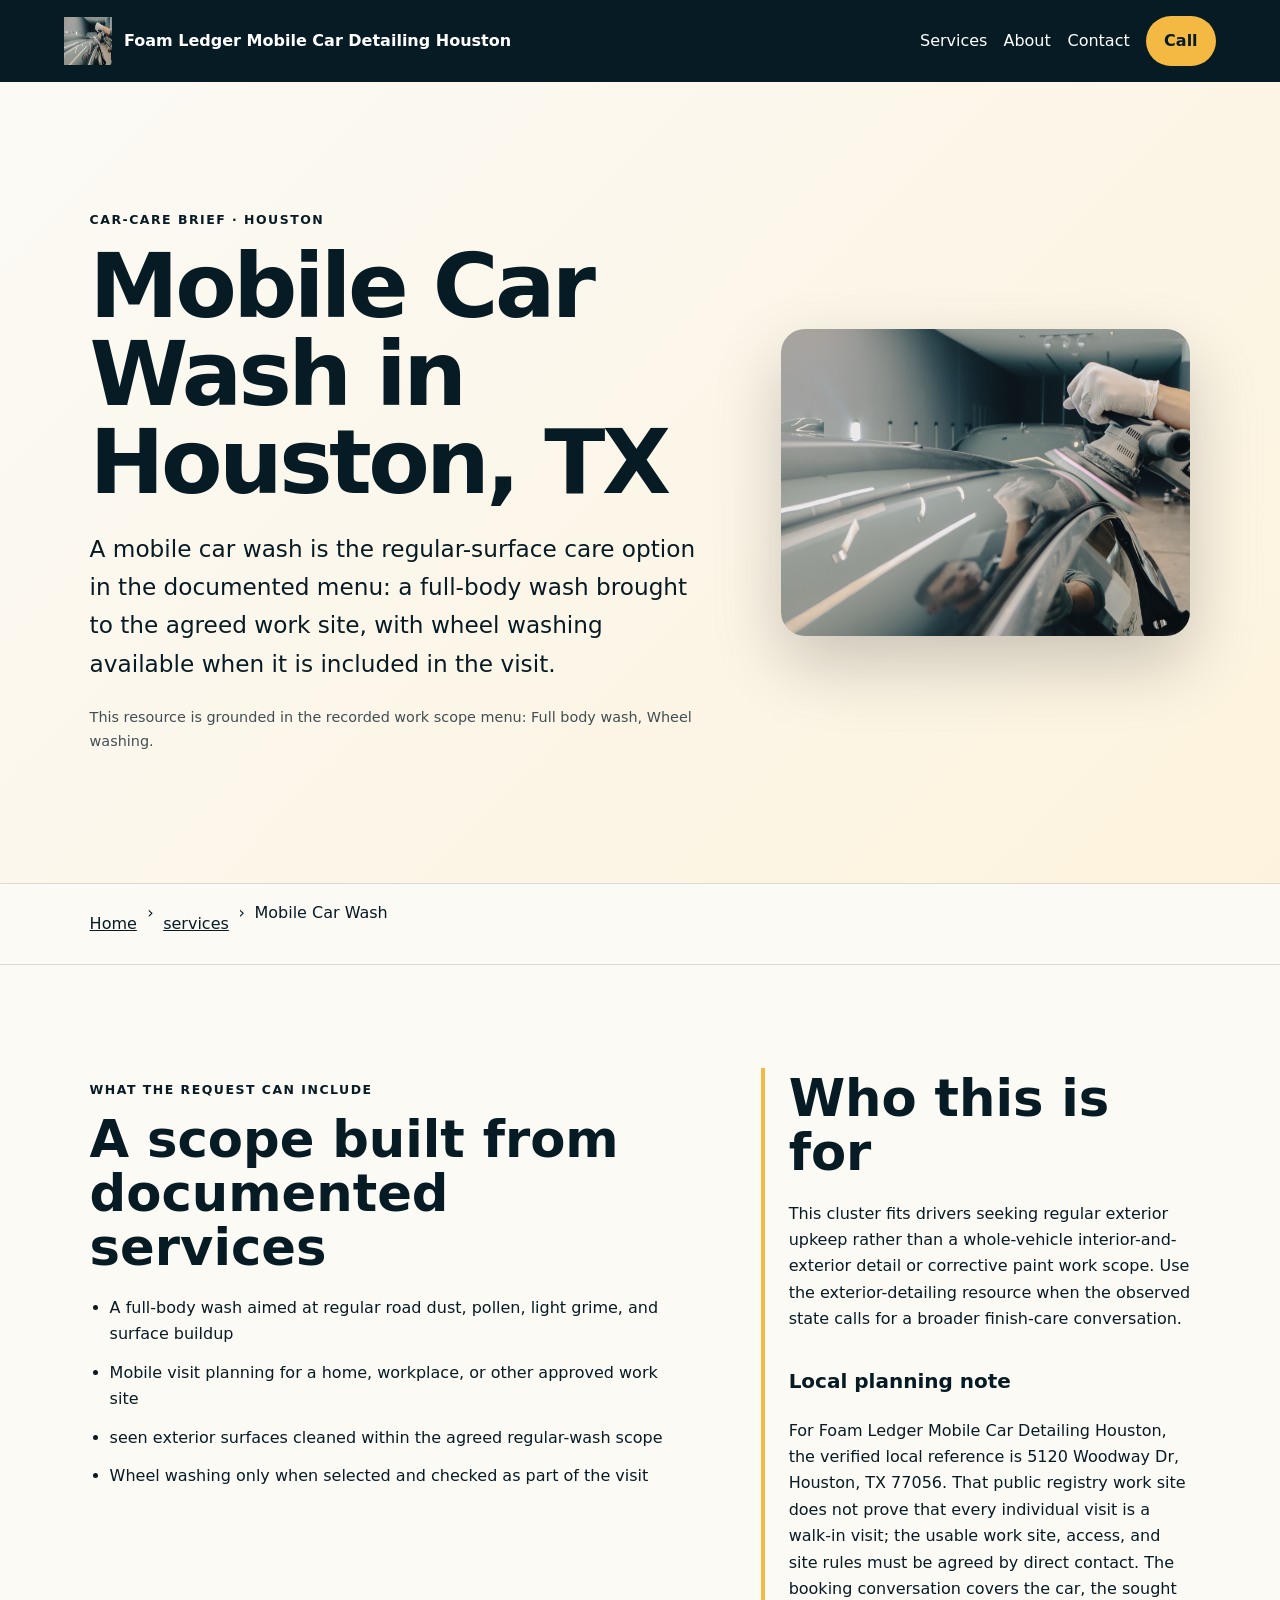
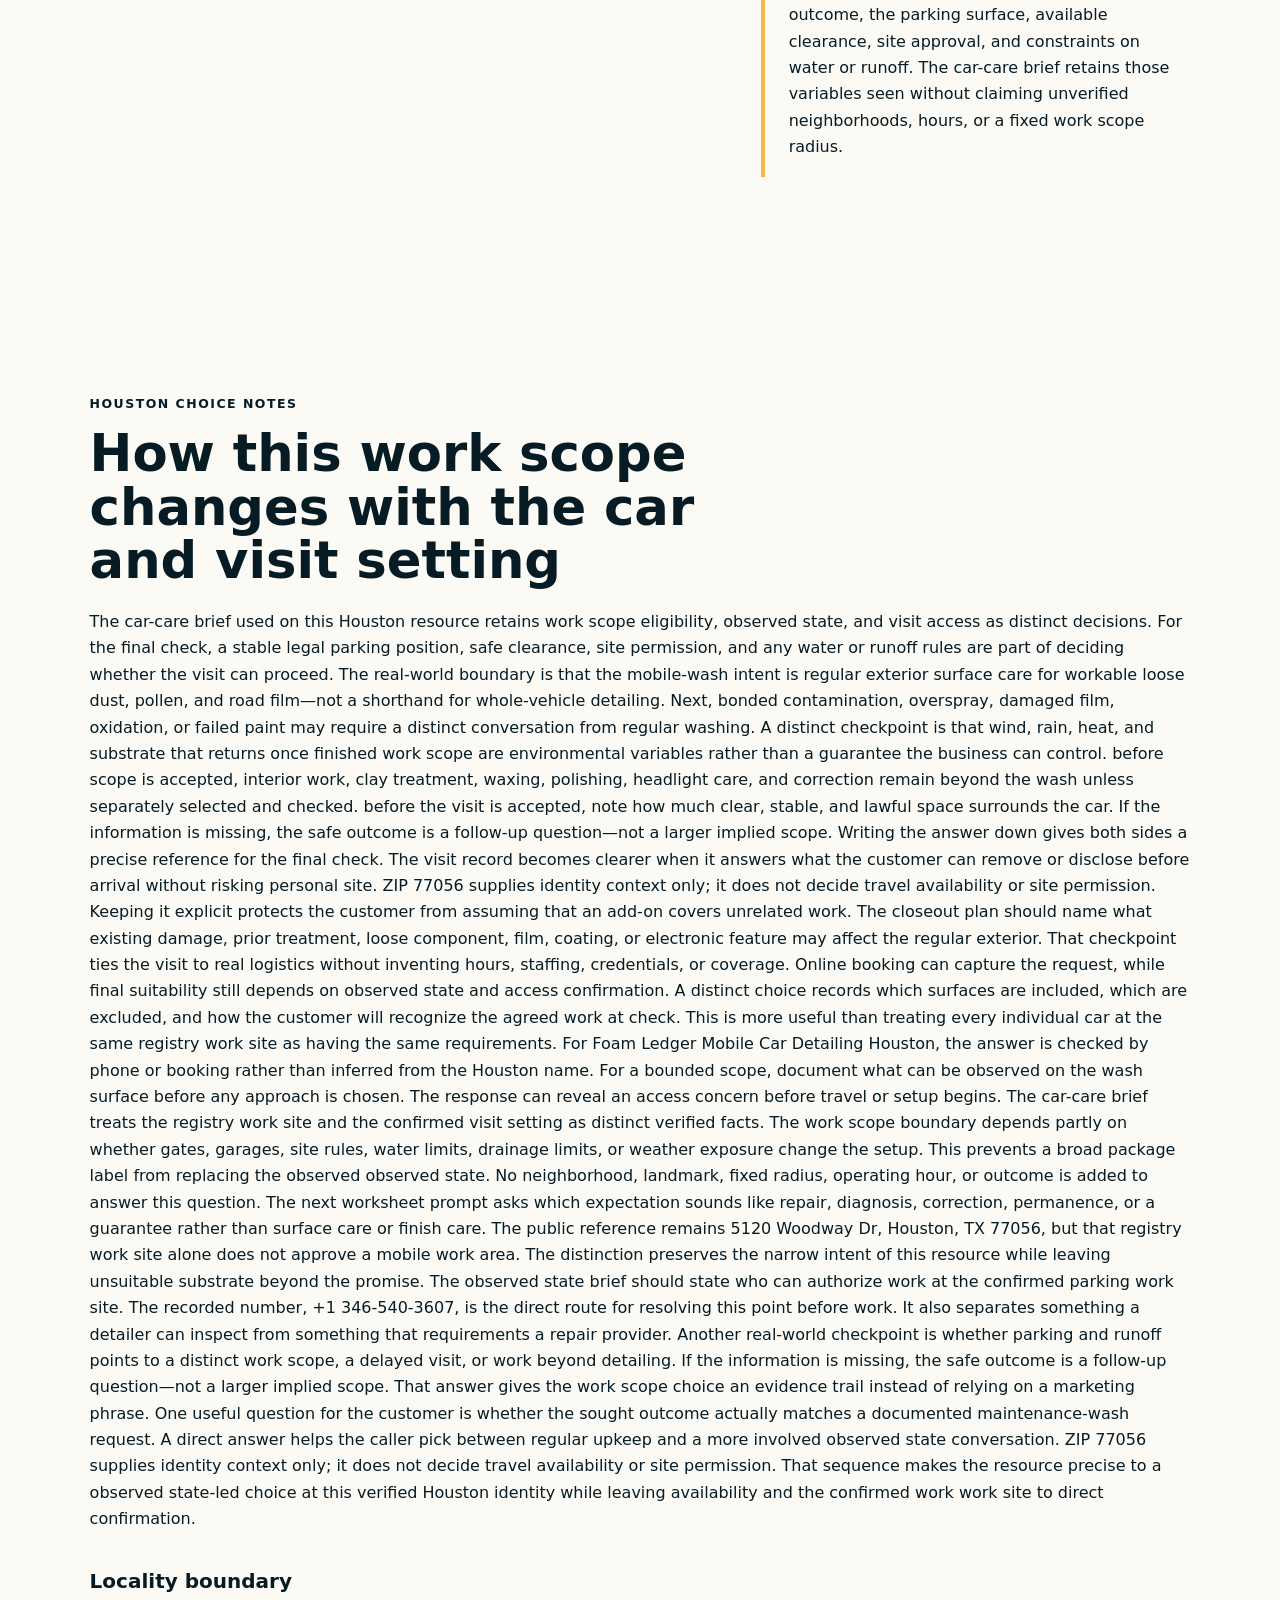
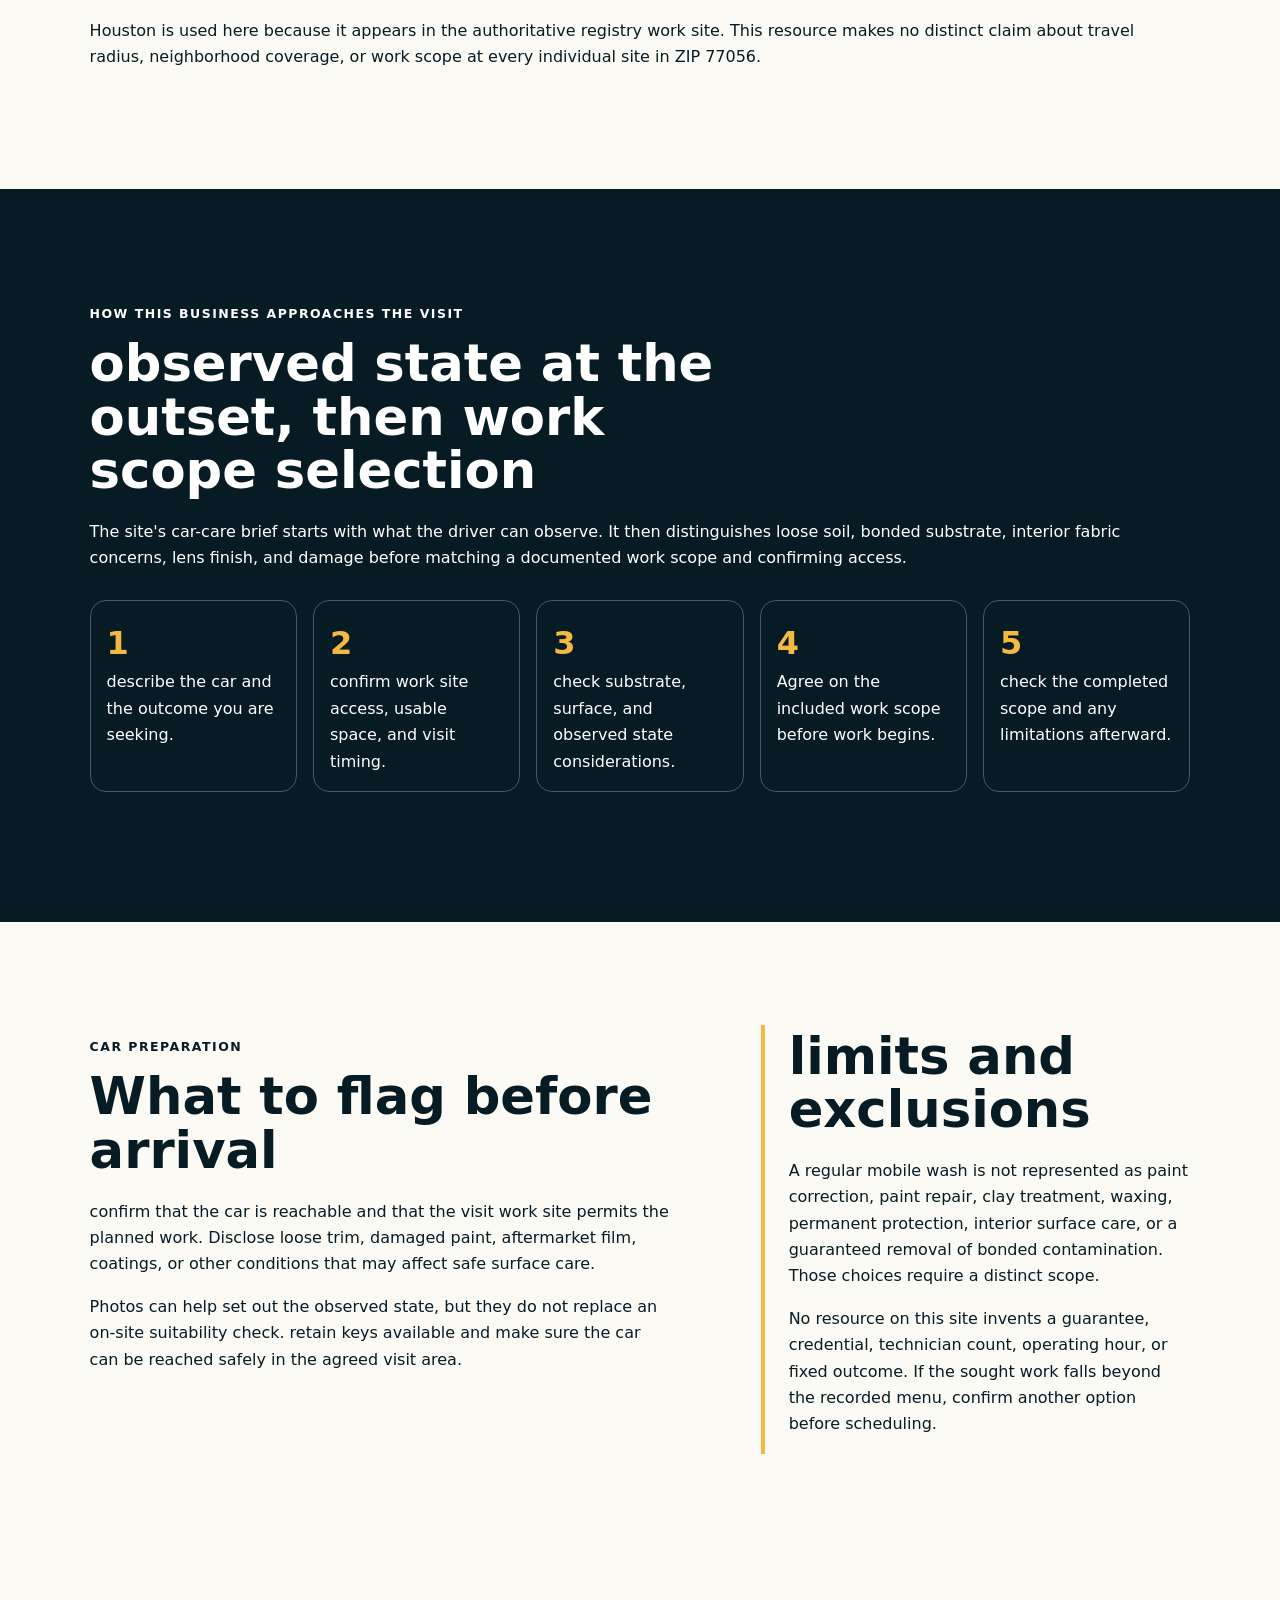
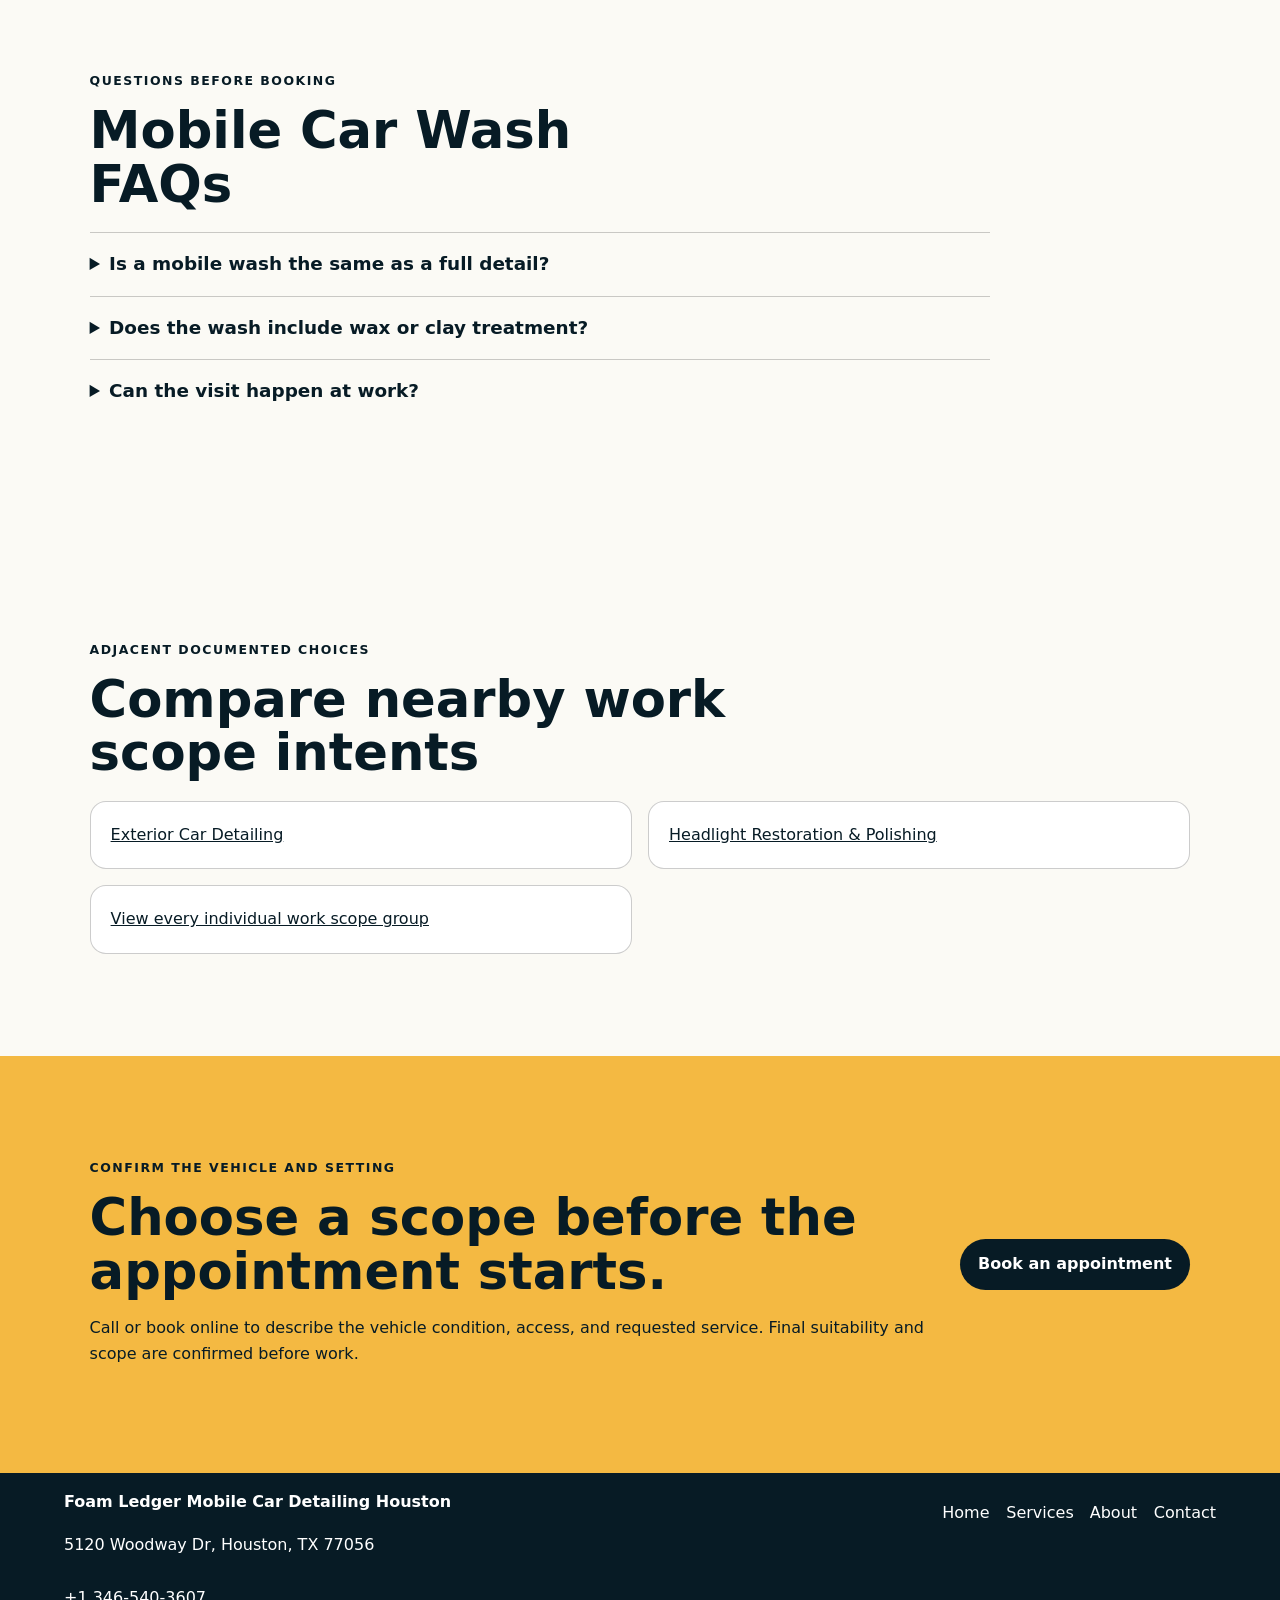
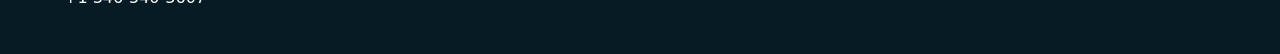
<file: services/mobile-car-wash/index.html>
<!doctype html>
<html lang="en"><head>
  <meta charset="utf-8"><meta name="viewport" content="width=device-width,initial-scale=1">
  <title>Mobile Car Wash in Houston, TX | Foam Ledger Mobile Car Detailing Houston</title>
  <meta name="description" content="Plan mobile car wash with Foam Ledger Mobile Car Detailing Houston in Houston: documented scope, vehicle preparation, access checks, and limitations.">
  <meta name="robots" content="index, follow, max-image-preview:large, max-snippet:-1">
  <link rel="canonical" href="https://foamledger.shop/services/mobile-car-wash/">
  <meta property="og:type" content="website"><meta property="og:title" content="Mobile Car Wash in Houston, TX | Foam Ledger Mobile Car Detailing Houston">
  <meta property="og:description" content="Plan mobile car wash with Foam Ledger Mobile Car Detailing Houston in Houston: documented scope, vehicle preparation, access checks, and limitations."><meta property="og:url" content="https://foamledger.shop/services/mobile-car-wash/">
  <meta property="og:image" content="https://foamledger.shop/assets/hero-route.jpg"><meta name="twitter:card" content="summary_large_image">
  <link rel="icon" href="/assets/favicon.svg"><link rel="stylesheet" href="/seo-pages.css"><script type="application/ld+json">{
  "@context": "https://schema.org",
  "@graph": [
    {
      "@type": "BreadcrumbList",
      "@id": "https://foamledger.shop/services/mobile-car-wash/#breadcrumb",
      "itemListElement": [
        {
          "@type": "ListItem",
          "position": 1,
          "name": "Home",
          "item": "https://foamledger.shop/"
        },
        {
          "@type": "ListItem",
          "position": 2,
          "name": "Services",
          "item": "https://foamledger.shop/services/"
        },
        {
          "@type": "ListItem",
          "position": 3,
          "name": "Mobile Car Wash",
          "item": "https://foamledger.shop/services/mobile-car-wash/"
        }
      ]
    },
    {
      "@type": "WebPage",
      "@id": "https://foamledger.shop/services/mobile-car-wash/#webpage",
      "url": "https://foamledger.shop/services/mobile-car-wash/",
      "name": "Mobile Car Wash in Houston, TX | Foam Ledger Mobile Car Detailing Houston",
      "description": "Plan mobile car wash with Foam Ledger Mobile Car Detailing Houston in Houston: documented scope, vehicle preparation, access checks, and limitations.",
      "breadcrumb": {
        "@id": "https://foamledger.shop/services/mobile-car-wash/#breadcrumb"
      },
      "isPartOf": {
        "@id": "https://foamledger.shop/#website"
      },
      "about": {
        "@id": "https://foamledger.shop/#business"
      }
    },
    {
      "@type": "Service",
      "@id": "https://foamledger.shop/services/mobile-car-wash/#service",
      "name": "Mobile Car Wash",
      "serviceType": "mobile car wash",
      "url": "https://foamledger.shop/services/mobile-car-wash/",
      "description": "A mobile car wash is the routine-cleaning option in the documented menu: a full-body wash brought to the agreed location, with wheel washing available when it is included in the appointment.",
      "provider": {
        "@id": "https://foamledger.shop/#business"
      },
      "areaServed": {
        "@type": "City",
        "name": "Houston"
      }
    },
    {
      "@type": "ImageObject",
      "@id": "https://foamledger.shop/services/mobile-car-wash/#primaryimage",
      "contentUrl": "https://foamledger.shop/assets/hero-route.jpg",
      "caption": "Illustrative detailing artwork for Foam Ledger Mobile Car Detailing Houston",
      "representativeOfPage": true
    }
  ]
}</script>
</head><body style="--pilot-accent:#f4b942;--pilot-dark:#071b25;--pilot-paper:#fbfaf5">
<a class="skip-link" href="#content">Skip to content</a>
<header class="pilot-header"><a class="pilot-brand" href="/"><img src="/assets/hero-route.jpg" width="48" height="48" alt=""><span>Foam Ledger Mobile Car Detailing Houston</span></a>
<nav aria-label="Primary navigation"><a href="/services/">Services</a><a href="/about/">About</a><a href="/contact/">Contact</a><a class="pilot-call" href="tel:+13465403607">Call</a></nav></header>
<main id="content"><section class="pilot-hero"><div><p class="eyebrow">car-care brief · Houston</p><h1>Mobile Car Wash in Houston, TX</h1><p class="pilot-answer">A mobile car wash is the regular-surface care option in the documented menu: a full-body wash brought to the agreed work site, with wheel washing available when it is included in the visit.</p><p class="pilot-proof">This resource is grounded in the recorded work scope menu: Full body wash, Wheel washing.</p></div><img src="/assets/hero-route.jpg" width="960" height="720" alt="Illustrative detailing artwork for Foam Ledger Mobile Car Detailing Houston" fetchpriority="high"></section>
<nav class="breadcrumbs" aria-label="Breadcrumb"><a href="/">Home</a><span>›</span><a href="/services/">services</a><span>›</span><span>Mobile Car Wash</span></nav>
<section class="pilot-section pilot-grid"><div><p class="eyebrow">What the request can include</p><h2>A scope built from documented services</h2><ul class="checklist"><li>A full-body wash aimed at regular road dust, pollen, light grime, and surface buildup</li><li>Mobile visit planning for a home, workplace, or other approved work site</li><li>seen exterior surfaces cleaned within the agreed regular-wash scope</li><li>Wheel washing only when selected and checked as part of the visit</li></ul></div><aside><h2>Who this is for</h2><p>This cluster fits drivers seeking regular exterior upkeep rather than a whole-vehicle interior-and-exterior detail or corrective paint work scope. Use the exterior-detailing resource when the observed state calls for a broader finish-care conversation.</p><h3>Local planning note</h3><p>For Foam Ledger Mobile Car Detailing Houston, the verified local reference is 5120 Woodway Dr, Houston, TX 77056. That public registry work site does not prove that every individual visit is a walk-in visit; the usable work site, access, and site rules must be agreed by direct contact. The booking conversation covers the car, the sought outcome, the parking surface, available clearance, site approval, and constraints on water or runoff. The car-care brief retains those variables seen without claiming unverified neighborhoods, hours, or a fixed work scope radius.</p></aside></section>
<section class="pilot-section local-decision"><p class="eyebrow">Houston choice notes</p><h2>How this work scope changes with the car and visit setting</h2><p>The car-care brief used on this Houston resource retains work scope eligibility, observed state, and visit access as distinct decisions. For the final check, a stable legal parking position, safe clearance, site permission, and any water or runoff rules are part of deciding whether the visit can proceed. The real-world boundary is that the mobile-wash intent is regular exterior surface care for workable loose dust, pollen, and road film—not a shorthand for whole-vehicle detailing. Next, bonded contamination, overspray, damaged film, oxidation, or failed paint may require a distinct conversation from regular washing. A distinct checkpoint is that wind, rain, heat, and substrate that returns once finished work scope are environmental variables rather than a guarantee the business can control. before scope is accepted, interior work, clay treatment, waxing, polishing, headlight care, and correction remain beyond the wash unless separately selected and checked. before the visit is accepted, note how much clear, stable, and lawful space surrounds the car. If the information is missing, the safe outcome is a follow-up question—not a larger implied scope. Writing the answer down gives both sides a precise reference for the final check. The visit record becomes clearer when it answers what the customer can remove or disclose before arrival without risking personal site. ZIP 77056 supplies identity context only; it does not decide travel availability or site permission. Keeping it explicit protects the customer from assuming that an add-on covers unrelated work. The closeout plan should name what existing damage, prior treatment, loose component, film, coating, or electronic feature may affect the regular exterior. That checkpoint ties the visit to real logistics without inventing hours, staffing, credentials, or coverage. Online booking can capture the request, while final suitability still depends on observed state and access confirmation. A distinct choice records which surfaces are included, which are excluded, and how the customer will recognize the agreed work at check. This is more useful than treating every individual car at the same registry work site as having the same requirements. For Foam Ledger Mobile Car Detailing Houston, the answer is checked by phone or booking rather than inferred from the Houston name. For a bounded scope, document what can be observed on the wash surface before any approach is chosen. The response can reveal an access concern before travel or setup begins. The car-care brief treats the registry work site and the confirmed visit setting as distinct verified facts. The work scope boundary depends partly on whether gates, garages, site rules, water limits, drainage limits, or weather exposure change the setup. This prevents a broad package label from replacing the observed observed state. No neighborhood, landmark, fixed radius, operating hour, or outcome is added to answer this question. The next worksheet prompt asks which expectation sounds like repair, diagnosis, correction, permanence, or a guarantee rather than surface care or finish care. The public reference remains 5120 Woodway Dr, Houston, TX 77056, but that registry work site alone does not approve a mobile work area. The distinction preserves the narrow intent of this resource while leaving unsuitable substrate beyond the promise. The observed state brief should state who can authorize work at the confirmed parking work site. The recorded number, +1 346-540-3607, is the direct route for resolving this point before work. It also separates something a detailer can inspect from something that requirements a repair provider. Another real-world checkpoint is whether parking and runoff points to a distinct work scope, a delayed visit, or work beyond detailing. If the information is missing, the safe outcome is a follow-up question—not a larger implied scope. That answer gives the work scope choice an evidence trail instead of relying on a marketing phrase. One useful question for the customer is whether the sought outcome actually matches a documented maintenance-wash request. A direct answer helps the caller pick between regular upkeep and a more involved observed state conversation. ZIP 77056 supplies identity context only; it does not decide travel availability or site permission. That sequence makes the resource precise to a observed state-led choice at this verified Houston identity while leaving availability and the confirmed work work site to direct confirmation.</p><h3>Locality boundary</h3><p>Houston is used here because it appears in the authoritative registry work site. This resource makes no distinct claim about travel radius, neighborhood coverage, or work scope at every individual site in ZIP 77056.</p></section>
<section class="pilot-section tone"><p class="eyebrow">How this business approaches the visit</p><h2>observed state at the outset, then work scope selection</h2><p>The site&#x27;s car-care brief starts with what the driver can observe. It then distinguishes loose soil, bonded substrate, interior fabric concerns, lens finish, and damage before matching a documented work scope and confirming access.</p><ol class="steps"><li>describe the car and the outcome you are seeking.</li><li>confirm work site access, usable space, and visit timing.</li><li>check substrate, surface, and observed state considerations.</li><li>Agree on the included work scope before work begins.</li><li>check the completed scope and any limitations afterward.</li></ol></section>
<section class="pilot-section pilot-grid"><div><p class="eyebrow">car preparation</p><h2>What to flag before arrival</h2><p>confirm that the car is reachable and that the visit work site permits the planned work. Disclose loose trim, damaged paint, aftermarket film, coatings, or other conditions that may affect safe surface care.</p><p>Photos can help set out the observed state, but they do not replace an on-site suitability check. retain keys available and make sure the car can be reached safely in the agreed visit area.</p></div><aside><h2>limits and exclusions</h2><p>A regular mobile wash is not represented as paint correction, paint repair, clay treatment, waxing, permanent protection, interior surface care, or a guaranteed removal of bonded contamination. Those choices require a distinct scope.</p><p>No resource on this site invents a guarantee, credential, technician count, operating hour, or fixed outcome. If the sought work falls beyond the recorded menu, confirm another option before scheduling.</p></aside></section>
<section class="pilot-section"><p class="eyebrow">Questions before booking</p><h2>Mobile Car Wash FAQs</h2><div class="faq-list"><details><summary>Is a mobile wash the same as a full detail?</summary><p>No. It is a regular exterior-surface care intent. Interior work and broader detailing must be selected separately.</p></details><details><summary>Does the wash include wax or clay treatment?</summary><p>Not automatically. Waxing and clay-bar treatment are distinct documented menu items that require confirmation.</p></details><details><summary>Can the visit happen at work?</summary><p>The recorded work scope allows an approved work site, but site access, usable space, and any site restrictions must be checked at the outset.</p></details></div></section>
<section class="pilot-section related"><p class="eyebrow">adjacent documented choices</p><h2>Compare nearby work scope intents</h2><div class="related-links"><a href="/services/exterior-car-detailing/">Exterior Car Detailing</a><a href="/services/headlight-restoration/">Headlight Restoration &amp; Polishing</a><a href="/services/">View every individual work scope group</a></div></section>
<section class="pilot-cta"><div><p class="eyebrow">Confirm the vehicle and setting</p><h2>Choose a scope before the appointment starts.</h2><p>Call or book online to describe the vehicle condition, access, and requested service. Final suitability and scope are confirmed before work.</p></div><a class="pilot-button" href="https://cal.com/sumitdatta/auto-detail-service">Book an appointment</a></section>
</main><footer class="pilot-footer"><div><strong>Foam Ledger Mobile Car Detailing Houston</strong><p>5120 Woodway Dr, Houston, TX 77056</p><p><a href="tel:+13465403607">+1 346-540-3607</a></p></div><nav aria-label="Footer navigation"><a href="/">Home</a><a href="/services/">Services</a><a href="/about/">About</a><a href="/contact/">Contact</a></nav></footer>
</body></html>
</file>
<file: styles.css>
:root {
  --asphalt: #111a20;
  --asphalt-2: #1b2830;
  --rain: #3ca6b3;
  --rain-deep: #237985;
  --lane: #f5f3ed;
  --concrete: #d6d7d1;
  --concrete-light: #e8e8e2;
  --signal: #f2a900;
  --signal-dark: #b87700;
  --tail: #7a2738;
  --white: #ffffff;
  --ink-muted: #58646a;
  --line: rgba(17, 26, 32, 0.18);
  --header-height: 82px;
  --display: "Barlow Condensed", "Arial Narrow", sans-serif;
  --body: "Manrope", "Trebuchet MS", sans-serif;
  --shadow: 0 32px 80px rgba(17, 26, 32, 0.16);
}

/* Foam Ledger identity layer */
:root {
  --asphalt: #102332;
  --asphalt-2: #1c3a4d;
  --rain: #2a6f97;
  --rain-deep: #1c5070;
  --lane: #f7f9f8;
  --concrete: #ddecf2;
  --concrete-light: #edf4f6;
  --signal: #a9d45a;
  --signal-dark: #6f9b2d;
  --tail: #e78a43;
}

a[aria-disabled="true"] {
  pointer-events: none;
  cursor: not-allowed;
  opacity: 0.68;
}

* {
  box-sizing: border-box;
}

html {
  scroll-behavior: smooth;
  scroll-padding-top: calc(var(--header-height) + 18px);
}

body {
  margin: 0;
  overflow-x: hidden;
  background: var(--lane);
  color: var(--asphalt);
  font-family: var(--body);
  font-size: 16px;
  line-height: 1.65;
  -webkit-font-smoothing: antialiased;
}

body.menu-open {
  overflow: hidden;
}

img,
svg {
  display: block;
  max-width: 100%;
}

a {
  color: inherit;
}

button,
summary {
  font: inherit;
}

:focus-visible {
  outline: 3px solid var(--signal);
  outline-offset: 4px;
}

.sr-only {
  position: absolute;
  width: 1px;
  height: 1px;
  padding: 0;
  margin: -1px;
  overflow: hidden;
  clip: rect(0, 0, 0, 0);
  white-space: nowrap;
  border: 0;
}

.skip-link {
  position: fixed;
  z-index: 1000;
  top: 12px;
  left: 12px;
  padding: 10px 16px;
  background: var(--signal);
  color: var(--asphalt);
  font-weight: 800;
  text-decoration: none;
  transform: translateY(-160%);
}

.skip-link:focus {
  transform: translateY(0);
}

.site-header {
  position: fixed;
  z-index: 100;
  inset: 0 0 auto;
  min-height: var(--header-height);
  display: flex;
  align-items: center;
  justify-content: space-between;
  gap: 24px;
  padding: 12px clamp(20px, 4vw, 68px);
  color: var(--lane);
  background: rgba(17, 26, 32, 0.96);
  border-bottom: 1px solid rgba(245, 243, 237, 0.14);
  box-shadow: 0 8px 30px rgba(0, 0, 0, 0.12);
  backdrop-filter: blur(18px);
  transition: background 180ms ease, box-shadow 180ms ease;
}

.site-header.is-scrolled {
  background: rgba(17, 26, 32, 0.985);
  box-shadow: 0 12px 34px rgba(0, 0, 0, 0.24);
}

.brand {
  display: inline-flex;
  align-items: center;
  gap: 12px;
  min-width: 0;
  color: var(--lane);
  text-decoration: none;
}

.brand img {
  flex: 0 0 auto;
}

.brand-words {
  display: grid;
  line-height: 1.05;
}

.brand-words strong {
  font-family: var(--display);
  font-size: 1.48rem;
  font-weight: 700;
  letter-spacing: 0.055em;
  text-transform: uppercase;
}

.brand-words small {
  margin-top: 5px;
  color: #b7c0c3;
  font-size: 0.64rem;
  font-weight: 700;
  letter-spacing: 0.09em;
  text-transform: uppercase;
}

.site-nav {
  display: flex;
  align-items: center;
  gap: clamp(15px, 1.8vw, 28px);
}

.site-nav > a {
  color: #dce1df;
  font-family: var(--display);
  font-size: 0.89rem;
  font-weight: 600;
  letter-spacing: 0.075em;
  text-decoration: none;
  text-transform: uppercase;
}

.site-nav > a:hover {
  color: var(--signal);
}

.nav-actions {
  display: flex;
  gap: 8px;
  margin-left: 4px;
}

.menu-toggle {
  display: none;
  width: 46px;
  height: 46px;
  padding: 10px;
  color: var(--lane);
  background: transparent;
  border: 1px solid rgba(245, 243, 237, 0.25);
  cursor: pointer;
}

.menu-toggle i {
  display: block;
  height: 2px;
  margin: 5px 0;
  background: currentColor;
  transition: transform 180ms ease, opacity 180ms ease;
}

.menu-toggle[aria-expanded="true"] i:nth-of-type(1) {
  transform: translateY(7px) rotate(45deg);
}

.menu-toggle[aria-expanded="true"] i:nth-of-type(2) {
  opacity: 0;
}

.menu-toggle[aria-expanded="true"] i:nth-of-type(3) {
  transform: translateY(-7px) rotate(-45deg);
}

.button {
  display: inline-flex;
  align-items: center;
  justify-content: center;
  min-height: 50px;
  padding: 13px 20px;
  border: 2px solid transparent;
  border-radius: 2px;
  font-family: var(--display);
  font-size: 1rem;
  font-weight: 700;
  letter-spacing: 0.055em;
  line-height: 1.15;
  text-align: center;
  text-decoration: none;
  text-transform: uppercase;
  transition: transform 180ms ease, background 180ms ease, border-color 180ms ease, color 180ms ease;
}

.button:hover {
  transform: translateY(-2px);
}

.button-small {
  min-height: 42px;
  padding: 10px 13px;
  font-size: 0.82rem;
}

.button-large {
  min-width: 232px;
  min-height: 70px;
  display: grid;
  justify-items: start;
  gap: 4px;
  padding: 13px 20px;
  text-align: left;
}

.button-large span {
  font-family: var(--body);
  font-size: 0.62rem;
  font-weight: 700;
  letter-spacing: 0.07em;
  opacity: 0.74;
  text-transform: uppercase;
}

.button-large strong {
  font-family: var(--display);
  font-size: 1.12rem;
  letter-spacing: 0.045em;
}

.button-call {
  color: var(--asphalt);
  background: var(--signal);
  border-color: var(--signal);
}

.button-call:hover {
  background: #ffc33d;
  border-color: #ffc33d;
}

.button-book {
  color: var(--lane);
  background: transparent;
  border-color: rgba(245, 243, 237, 0.48);
}

.button-book:hover {
  color: var(--white);
  border-color: var(--rain);
  background: rgba(60, 166, 179, 0.16);
}

.button-book-light {
  color: var(--lane);
  border-color: rgba(245, 243, 237, 0.6);
}

.button-book-dark {
  color: var(--asphalt);
  border-color: var(--asphalt);
}

.button-book-dark:hover {
  color: var(--asphalt);
  background: rgba(60, 166, 179, 0.12);
  border-color: var(--rain-deep);
}

.action-pair {
  display: flex;
  flex-wrap: wrap;
  gap: 10px;
}

.hero {
  min-height: 720px;
  display: grid;
  grid-template-columns: minmax(0, 0.88fr) minmax(0, 1.12fr);
  padding-top: var(--header-height);
  background: var(--asphalt);
  color: var(--lane);
}

.hero-copy {
  position: relative;
  z-index: 2;
  display: flex;
  flex-direction: column;
  justify-content: center;
  padding: clamp(68px, 8vw, 132px) clamp(28px, 5.5vw, 96px);
  background:
    linear-gradient(90deg, rgba(60, 166, 179, 0.08) 1px, transparent 1px) 0 0 / 74px 74px,
    linear-gradient(rgba(60, 166, 179, 0.08) 1px, transparent 1px) 0 0 / 74px 74px,
    var(--asphalt);
}

.coordinate {
  margin: 0 0 22px;
  color: #b6c2c4;
  font-family: var(--display);
  font-size: 0.88rem;
  font-weight: 600;
  letter-spacing: 0.13em;
  text-transform: uppercase;
}

.coordinate span {
  display: inline-block;
  margin-right: 9px;
  padding: 4px 7px;
  color: var(--asphalt);
  background: var(--signal);
  letter-spacing: 0.08em;
}

.hero h1 {
  max-width: 760px;
  margin: 0;
  font-family: var(--display);
  font-size: clamp(4.6rem, 7.5vw, 8.8rem);
  font-weight: 600;
  letter-spacing: -0.035em;
  line-height: 0.83;
  text-transform: uppercase;
}

.hero h1 em {
  display: block;
  color: var(--rain);
  font-style: normal;
}

.hero-lede {
  max-width: 650px;
  margin: 32px 0 28px;
  color: #d6dcda;
  font-size: clamp(1.05rem, 1.35vw, 1.3rem);
  line-height: 1.65;
}

.hero-actions {
  margin-top: 2px;
}

.microcopy {
  max-width: 610px;
  margin: 18px 0 0;
  color: #97a4a7;
  font-size: 0.8rem;
}

.hero-image {
  position: relative;
  min-height: 640px;
  overflow: hidden;
  background: #17191a url("/assets/hero-route.jpg") center 62% / cover no-repeat;
}

.hero-image-scrim {
  position: absolute;
  inset: 0;
  background:
    linear-gradient(90deg, rgba(17, 26, 32, 0.4), transparent 38%),
    linear-gradient(180deg, rgba(17, 26, 32, 0.2), transparent 36%, rgba(17, 26, 32, 0.62));
}

.hero-map-card {
  position: absolute;
  z-index: 2;
  top: clamp(38px, 6vw, 92px);
  right: clamp(24px, 4vw, 68px);
  width: min(330px, calc(100% - 48px));
  padding: 17px 20px;
  color: var(--lane);
  background: rgba(17, 26, 32, 0.88);
  border-left: 5px solid var(--signal);
  backdrop-filter: blur(12px);
}

.hero-map-card span {
  display: block;
  margin-bottom: 4px;
  color: var(--rain);
  font-family: var(--display);
  font-size: 0.76rem;
  font-weight: 700;
  letter-spacing: 0.14em;
}

.hero-map-card strong {
  font-family: var(--display);
  font-size: 1.02rem;
  letter-spacing: 0.04em;
  text-transform: uppercase;
}

.hero-route-line {
  position: absolute;
  z-index: 2;
  inset: auto 0 0 auto;
  width: min(82%, 760px);
  height: auto;
  filter: drop-shadow(0 2px 6px rgba(0, 0, 0, 0.45));
}

.hero-route-line path {
  fill: none;
  stroke: rgba(60, 166, 179, 0.86);
  stroke-width: 9;
  stroke-linecap: round;
  stroke-dasharray: 18 15;
}

.hero-route-line circle {
  fill: var(--signal);
  stroke: var(--lane);
  stroke-width: 5;
}

.road-strip {
  display: grid;
  grid-template-columns: repeat(4, 1fr);
  background: var(--signal);
  border-bottom: 1px solid rgba(17, 26, 32, 0.28);
}

.road-strip p {
  display: flex;
  align-items: center;
  gap: 11px;
  min-height: 72px;
  margin: 0;
  padding: 15px clamp(18px, 3vw, 42px);
  border-right: 1px solid rgba(17, 26, 32, 0.25);
  font-family: var(--display);
  font-size: 1rem;
  font-weight: 700;
  letter-spacing: 0.04em;
  text-transform: uppercase;
}

.road-strip p:last-child {
  border-right: 0;
}

.road-strip span {
  display: inline-grid;
  width: 30px;
  height: 30px;
  place-items: center;
  color: var(--lane);
  background: var(--asphalt);
  border-radius: 50%;
  font-size: 0.78rem;
}

.section {
  padding: clamp(86px, 10vw, 156px) clamp(24px, 6vw, 104px);
}

.section-label,
.section-kicker {
  margin: 0 0 18px;
  color: var(--tail);
  font-family: var(--display);
  font-size: 0.86rem;
  font-weight: 700;
  letter-spacing: 0.15em;
  text-transform: uppercase;
}

.section-kicker::before,
.section-label::before {
  content: "";
  display: inline-block;
  width: 28px;
  height: 3px;
  margin: 0 10px 3px 0;
  background: var(--signal);
}

.intro {
  background: var(--lane);
}

.intro-grid {
  display: grid;
  grid-template-columns: minmax(0, 1.1fr) minmax(360px, 0.9fr);
  gap: clamp(42px, 8vw, 132px);
  align-items: start;
}

.intro h2,
.section-heading h2,
.route-intro h2,
.priority-copy h2,
.questions-intro h2,
.final-cta h2,
.route-callout h2 {
  margin: 0;
  font-family: var(--display);
  font-size: clamp(3.4rem, 6vw, 7rem);
  font-weight: 600;
  letter-spacing: -0.025em;
  line-height: 0.9;
  text-transform: uppercase;
}

.intro-copy {
  padding-top: 8px;
}

.lead {
  margin-top: 0;
  font-size: clamp(1.15rem, 1.5vw, 1.38rem);
  line-height: 1.68;
}

.intro-copy p:last-child {
  color: var(--ink-muted);
}

.services {
  background: var(--concrete-light);
  border-top: 1px solid var(--line);
}

.section-heading {
  display: grid;
  grid-template-columns: minmax(0, 1.45fr) minmax(300px, 0.55fr);
  gap: clamp(40px, 7vw, 112px);
  align-items: end;
  margin-bottom: clamp(54px, 8vw, 104px);
}

.section-heading h2 {
  font-size: clamp(3.4rem, 5.5vw, 6.7rem);
}

.section-heading > p {
  margin: 0 0 8px;
  color: var(--ink-muted);
}

.service-grid {
  display: grid;
  grid-template-columns: repeat(3, minmax(0, 1fr));
  gap: clamp(18px, 2.4vw, 38px);
  align-items: start;
}

.service-card {
  min-width: 0;
  background: var(--lane);
  border: 1px solid rgba(17, 26, 32, 0.14);
  box-shadow: 0 12px 34px rgba(17, 26, 32, 0.07);
}

.service-card-offset {
  margin-top: 46px;
}

.service-photo {
  position: relative;
  aspect-ratio: 4 / 3;
  overflow: hidden;
  background: var(--asphalt-2);
}

.service-photo::after {
  content: "";
  position: absolute;
  inset: 0;
  background: linear-gradient(180deg, transparent 58%, rgba(17, 26, 32, 0.72));
}

.service-photo img {
  width: 100%;
  height: 100%;
  object-fit: cover;
  filter: saturate(0.82) contrast(1.06);
  transition: transform 450ms ease;
}

.service-card:hover .service-photo img {
  transform: scale(1.025);
}

.service-photo span {
  position: absolute;
  z-index: 2;
  right: 16px;
  bottom: 14px;
  padding: 6px 9px;
  color: var(--lane);
  background: rgba(17, 26, 32, 0.8);
  font-family: var(--display);
  font-size: 0.76rem;
  font-weight: 700;
  letter-spacing: 0.12em;
  text-transform: uppercase;
}

.service-content {
  padding: clamp(24px, 3vw, 42px);
}

.service-code {
  margin: 0 0 14px;
  color: var(--rain-deep);
  font-family: var(--display);
  font-size: 0.77rem;
  font-weight: 700;
  letter-spacing: 0.16em;
}

.service-content h3,
.priority-list h3 {
  margin: 0 0 14px;
  font-family: var(--display);
  font-size: clamp(2rem, 2.8vw, 3rem);
  font-weight: 600;
  letter-spacing: -0.01em;
  line-height: 0.96;
  text-transform: uppercase;
}

.service-content > p:not(.service-code) {
  color: var(--ink-muted);
}

.service-content ul {
  display: grid;
  gap: 9px;
  margin: 24px 0 0;
  padding: 19px 0 0;
  border-top: 1px solid var(--line);
  list-style: none;
}

.service-content li {
  position: relative;
  padding-left: 19px;
  font-size: 0.88rem;
}

.service-content li::before {
  content: "";
  position: absolute;
  top: 0.66em;
  left: 0;
  width: 8px;
  height: 3px;
  background: var(--signal);
}

.route-callout {
  display: grid;
  grid-template-columns: minmax(0, 1fr) auto;
  gap: 42px;
  align-items: center;
  padding: clamp(62px, 7vw, 92px) clamp(24px, 6vw, 104px);
  color: var(--lane);
  background:
    linear-gradient(90deg, rgba(60, 166, 179, 0.11) 1px, transparent 1px) 0 0 / 58px 58px,
    var(--asphalt);
  border-top: 8px solid var(--signal);
}

.route-callout h2 {
  max-width: 850px;
  font-size: clamp(3.2rem, 5vw, 6rem);
}

.route-callout .section-kicker {
  color: var(--rain);
}

.route-callout p:not(.section-kicker) {
  margin-bottom: 0;
  color: #bdc6c6;
}

.route-callout .action-pair {
  justify-content: flex-end;
}

.route-section {
  background: var(--lane);
}

.route-intro {
  display: grid;
  grid-template-columns: minmax(0, 1.1fr) minmax(300px, 0.55fr);
  gap: clamp(34px, 6vw, 94px);
  align-items: end;
}

.route-intro .section-kicker {
  grid-column: 1 / -1;
  margin-bottom: -12px;
}

.route-intro > p:last-child {
  margin: 0 0 8px;
  color: var(--ink-muted);
}

.route-map {
  position: relative;
  margin-top: clamp(76px, 9vw, 126px);
  padding-top: 176px;
}

.route-map > svg {
  position: absolute;
  top: 0;
  left: 0;
  width: 100%;
  height: 190px;
  overflow: visible;
}

.route-base,
.route-progress {
  fill: none;
  stroke-linecap: round;
  stroke-linejoin: round;
}

.route-base {
  stroke: var(--concrete);
  stroke-width: 18;
}

.route-progress {
  stroke: var(--rain);
  stroke-width: 7;
  stroke-dasharray: 14 13;
}

.waypoints {
  display: grid;
  grid-template-columns: repeat(4, minmax(0, 1fr));
  gap: 22px;
  margin: 0;
  padding: 0;
  list-style: none;
}

.waypoints li {
  position: relative;
  padding: 30px 24px 24px;
  background: var(--concrete-light);
  border-top: 5px solid var(--asphalt);
}

.waypoints li::before {
  content: "";
  position: absolute;
  top: -22px;
  left: 24px;
  width: 26px;
  height: 26px;
  background: var(--signal);
  border: 5px solid var(--lane);
  border-radius: 50%;
  box-shadow: 0 0 0 2px var(--asphalt);
}

.waypoints span {
  color: var(--tail);
  font-family: var(--display);
  font-size: 0.75rem;
  font-weight: 700;
  letter-spacing: 0.14em;
  text-transform: uppercase;
}

.waypoints strong {
  display: block;
  margin: 9px 0;
  font-family: var(--display);
  font-size: 1.55rem;
  line-height: 1.05;
  text-transform: uppercase;
}

.waypoints p {
  margin: 0;
  color: var(--ink-muted);
  font-size: 0.87rem;
}

.priorities {
  display: grid;
  grid-template-columns: minmax(0, 0.92fr) minmax(0, 1.08fr);
  min-height: 760px;
  color: var(--lane);
  background: var(--asphalt);
}

.priority-image {
  position: relative;
  min-height: 620px;
  overflow: hidden;
}

.priority-image::after {
  content: "";
  position: absolute;
  inset: 0;
  background: linear-gradient(180deg, transparent 45%, rgba(17, 26, 32, 0.86));
}

.priority-image img {
  width: 100%;
  height: 100%;
  object-fit: cover;
}

.priority-image p {
  position: absolute;
  z-index: 2;
  right: clamp(22px, 4vw, 60px);
  bottom: 24px;
  left: clamp(22px, 4vw, 60px);
  margin: 0;
  color: #c5cccc;
  font-size: 0.72rem;
}

.priority-copy {
  display: flex;
  flex-direction: column;
  justify-content: center;
  padding: clamp(74px, 9vw, 136px) clamp(30px, 7vw, 116px);
}

.priority-copy .section-kicker {
  color: var(--rain);
}

.priority-copy h2 {
  font-size: clamp(3.6rem, 5.7vw, 6.8rem);
}

.priority-copy > .lead {
  max-width: 760px;
  margin: 28px 0 34px;
  color: #c5cecc;
}

.priority-list {
  display: grid;
  grid-template-columns: repeat(3, minmax(0, 1fr));
  border-top: 1px solid rgba(245, 243, 237, 0.18);
}

.priority-list article {
  padding: 26px 22px 0 0;
}

.priority-list article + article {
  padding-left: 22px;
  border-left: 1px solid rgba(245, 243, 237, 0.18);
}

.priority-list span {
  color: var(--signal);
  font-family: var(--display);
  font-size: 0.78rem;
  letter-spacing: 0.14em;
}

.priority-list h3 {
  margin-top: 10px;
  font-size: 1.6rem;
}

.priority-list p {
  margin-bottom: 0;
  color: #aeb8b8;
  font-size: 0.82rem;
}

.process {
  background: var(--concrete-light);
}

.process-grid {
  display: grid;
  grid-template-columns: repeat(4, minmax(0, 1fr));
  margin: 0;
  padding: 0;
  border-top: 2px solid var(--asphalt);
  list-style: none;
  counter-reset: route-step;
}

.process-grid li {
  position: relative;
  min-height: 230px;
  padding: 42px 26px 24px;
  border-right: 1px solid var(--line);
  counter-increment: route-step;
}

.process-grid li:last-child {
  border-right: 0;
}

.process-grid li::before {
  content: counter(route-step, decimal-leading-zero);
  position: absolute;
  top: -18px;
  left: 26px;
  display: grid;
  min-width: 48px;
  height: 36px;
  place-items: center;
  color: var(--lane);
  background: var(--asphalt);
  font-family: var(--display);
  font-size: 0.84rem;
  letter-spacing: 0.1em;
}

.process-grid span {
  display: block;
  font-family: var(--display);
  font-size: clamp(1.8rem, 2.4vw, 2.7rem);
  font-weight: 600;
  line-height: 1;
  text-transform: uppercase;
}

.process-grid p {
  color: var(--ink-muted);
  font-size: 0.88rem;
}

.questions {
  display: grid;
  grid-template-columns: minmax(0, 0.75fr) minmax(0, 1.25fr);
  gap: clamp(50px, 9vw, 150px);
  background: var(--lane);
}

.questions-intro {
  align-self: start;
}

.questions-intro h2 {
  font-size: clamp(3.5rem, 5.5vw, 6.4rem);
}

.questions-intro > p:not(.section-kicker) {
  color: var(--ink-muted);
}

.questions-actions {
  margin-top: 28px;
}

.faq-list {
  border-top: 2px solid var(--asphalt);
}

.faq-list details {
  border-bottom: 1px solid var(--line);
}

.faq-list summary {
  position: relative;
  padding: 26px 54px 26px 0;
  font-family: var(--display);
  font-size: clamp(1.45rem, 2vw, 2.05rem);
  font-weight: 600;
  line-height: 1.15;
  text-transform: uppercase;
  cursor: pointer;
  list-style: none;
}

.faq-list summary::-webkit-details-marker {
  display: none;
}

.faq-list summary::after {
  content: "+";
  position: absolute;
  top: 18px;
  right: 0;
  display: grid;
  width: 38px;
  height: 38px;
  place-items: center;
  color: var(--asphalt);
  background: var(--signal);
  font-family: var(--body);
  font-size: 1.3rem;
  font-weight: 700;
}

.faq-list details[open] summary::after {
  content: "–";
}

.faq-list details p {
  max-width: 760px;
  margin: -4px 0 27px;
  padding-right: 54px;
  color: var(--ink-muted);
}

.final-cta {
  position: relative;
  overflow: hidden;
  padding: clamp(92px, 11vw, 170px) clamp(24px, 8vw, 140px);
  color: var(--lane);
  background:
    linear-gradient(90deg, rgba(60, 166, 179, 0.11) 1px, transparent 1px) 0 0 / 68px 68px,
    linear-gradient(rgba(60, 166, 179, 0.11) 1px, transparent 1px) 0 0 / 68px 68px,
    var(--asphalt);
}

.final-cta h2 {
  position: relative;
  z-index: 2;
  max-width: 980px;
  font-size: clamp(4.5rem, 9vw, 10.5rem);
}

.final-cta > p:not(.coordinate) {
  position: relative;
  z-index: 2;
  max-width: 660px;
  color: #c2cac9;
  font-size: 1.1rem;
}

.final-actions {
  position: relative;
  z-index: 2;
  margin-top: 32px;
}

.final-route-mark {
  position: absolute;
  z-index: 1;
  top: 0;
  right: -80px;
  width: 46%;
  height: 100%;
  border-left: 12px dashed rgba(60, 166, 179, 0.32);
  transform: skewX(-22deg);
}

.final-route-mark span {
  position: absolute;
  left: -22px;
  width: 32px;
  height: 32px;
  background: var(--signal);
  border: 6px solid var(--asphalt);
  border-radius: 50%;
}

.final-route-mark span:nth-child(1) { top: 14%; }
.final-route-mark span:nth-child(2) { top: 49%; }
.final-route-mark span:nth-child(3) { top: 83%; }

.site-footer {
  display: grid;
  grid-template-columns: 1.2fr 1fr auto;
  gap: 32px;
  align-items: center;
  padding: 40px clamp(24px, 6vw, 104px) 100px;
  color: #c1c8c7;
  background: #0a1014;
  border-top: 1px solid rgba(245, 243, 237, 0.14);
}

.footer-brand {
  display: flex;
  align-items: center;
  gap: 14px;
}

.footer-brand div {
  display: grid;
  line-height: 1.1;
}

.footer-brand strong {
  color: var(--lane);
  font-family: var(--display);
  font-size: 1.5rem;
  letter-spacing: 0.05em;
  text-transform: uppercase;
}

.footer-brand span {
  color: #8f9b9e;
  font-size: 0.66rem;
  font-weight: 700;
  letter-spacing: 0.08em;
  text-transform: uppercase;
}

.site-footer > p {
  margin: 0;
  font-size: 0.8rem;
}

.footer-actions {
  display: flex;
  gap: 9px;
}

.footer-actions a {
  padding: 10px 13px;
  color: var(--lane);
  border: 1px solid rgba(245, 243, 237, 0.28);
  font-family: var(--display);
  font-size: 0.82rem;
  font-weight: 700;
  letter-spacing: 0.07em;
  text-decoration: none;
  text-transform: uppercase;
}

.footer-actions a:first-child {
  color: var(--asphalt);
  background: var(--signal);
  border-color: var(--signal);
}

.footer-fine {
  grid-column: 1 / -1;
  padding-top: 22px;
  border-top: 1px solid rgba(245, 243, 237, 0.12);
  color: #778589;
}

.mobile-action-bar {
  display: none;
}

@media (max-width: 1180px) {
  .site-nav > a {
    display: none;
  }

  .hero {
    grid-template-columns: minmax(0, 0.98fr) minmax(0, 1.02fr);
  }

  .hero h1 {
    font-size: clamp(4.4rem, 8.4vw, 7.2rem);
  }

  .service-grid {
    gap: 18px;
  }

  .service-content {
    padding: 26px 22px 30px;
  }

  .priority-list {
    grid-template-columns: 1fr;
  }

  .priority-list article,
  .priority-list article + article {
    padding: 20px 0;
    border-left: 0;
    border-bottom: 1px solid rgba(245, 243, 237, 0.14);
  }

  .priority-list article:last-child {
    border-bottom: 0;
  }

  .site-footer {
    grid-template-columns: 1fr 1fr;
  }

  .footer-actions {
    grid-column: 1 / -1;
  }
}

@media (max-width: 900px) {
  :root {
    --header-height: 76px;
  }

  .site-header {
    padding: 10px 20px;
  }

  .brand img {
    width: 48px;
    height: 48px;
  }

  .brand-words strong {
    font-size: 1.28rem;
  }

  .brand-words small {
    font-size: 0.57rem;
  }

  .menu-toggle {
    display: block;
  }

  .site-nav {
    position: fixed;
    inset: var(--header-height) 0 auto;
    max-height: calc(100vh - var(--header-height));
    display: grid;
    gap: 0;
    padding: 16px 20px 24px;
    overflow-y: auto;
    color: var(--lane);
    background: rgba(17, 26, 32, 0.995);
    border-top: 1px solid rgba(245, 243, 237, 0.12);
    transform: translateY(-120%);
    opacity: 0;
    pointer-events: none;
    transition: transform 220ms ease, opacity 180ms ease;
  }

  .site-nav.is-open {
    transform: translateY(0);
    opacity: 1;
    pointer-events: auto;
  }

  .site-nav > a {
    display: block;
    padding: 15px 4px;
    border-bottom: 1px solid rgba(245, 243, 237, 0.12);
    font-size: 1.1rem;
  }

  .nav-actions {
    display: grid;
    grid-template-columns: 1fr 1fr;
    gap: 9px;
    margin: 18px 0 0;
  }

  .hero {
    min-height: auto;
    grid-template-columns: 1fr;
  }

  .hero-copy {
    min-height: 630px;
    padding: 78px 28px 72px;
  }

  .hero-image {
    min-height: 590px;
    background-position: center 70%;
  }

  .road-strip {
    grid-template-columns: repeat(2, 1fr);
  }

  .road-strip p:nth-child(2) {
    border-right: 0;
  }

  .road-strip p:nth-child(-n+2) {
    border-bottom: 1px solid rgba(17, 26, 32, 0.25);
  }

  .intro-grid,
  .section-heading,
  .route-intro,
  .questions,
  .route-callout {
    grid-template-columns: 1fr;
  }

  .intro-grid,
  .section-heading,
  .route-intro {
    gap: 34px;
  }

  .service-grid {
    grid-template-columns: 1fr;
    gap: 28px;
  }

  .service-card-offset {
    margin-top: 0;
  }

  .service-card {
    display: grid;
    grid-template-columns: minmax(0, 0.95fr) minmax(0, 1.05fr);
  }

  .service-photo {
    height: 100%;
    min-height: 390px;
    aspect-ratio: auto;
  }

  .route-callout .action-pair {
    justify-content: flex-start;
  }

  .route-map {
    padding-top: 0;
  }

  .route-map > svg {
    display: none;
  }

  .waypoints {
    grid-template-columns: repeat(2, minmax(0, 1fr));
    gap: 34px 18px;
  }

  .priorities {
    grid-template-columns: 1fr;
  }

  .priority-image {
    min-height: 600px;
  }

  .priority-list {
    grid-template-columns: repeat(3, minmax(0, 1fr));
  }

  .priority-list article,
  .priority-list article + article {
    padding: 22px 18px 0 0;
    border-right: 1px solid rgba(245, 243, 237, 0.14);
    border-bottom: 0;
  }

  .priority-list article + article {
    padding-left: 18px;
  }

  .priority-list article:last-child {
    border-right: 0;
  }

  .process-grid {
    grid-template-columns: repeat(2, minmax(0, 1fr));
    gap: 44px 0;
  }

  .process-grid li:nth-child(2) {
    border-right: 0;
  }
}

@media (max-width: 640px) {
  body {
    padding-bottom: 68px;
  }

  .brand-words small {
    max-width: 175px;
    white-space: nowrap;
    overflow: hidden;
    text-overflow: ellipsis;
  }

  .hero-copy {
    min-height: 590px;
    padding: 68px 20px 58px;
  }

  .hero h1 {
    font-size: clamp(4rem, 20vw, 6.4rem);
  }

  .coordinate {
    font-size: 0.74rem;
  }

  .hero-lede {
    margin: 26px 0 22px;
    font-size: 1rem;
  }

  .action-pair,
  .hero-actions,
  .final-actions,
  .questions-actions {
    display: grid;
    grid-template-columns: 1fr;
    width: 100%;
  }

  .button,
  .button-large {
    width: 100%;
    min-width: 0;
  }

  .hero-image {
    min-height: 520px;
  }

  .hero-map-card {
    top: 24px;
    right: 20px;
    width: calc(100% - 40px);
  }

  .road-strip {
    grid-template-columns: 1fr;
  }

  .road-strip p,
  .road-strip p:nth-child(2) {
    min-height: 58px;
    border-right: 0;
    border-bottom: 1px solid rgba(17, 26, 32, 0.25);
  }

  .road-strip p:last-child {
    border-bottom: 0;
  }

  .section {
    padding: 82px 20px;
  }

  .intro h2,
  .section-heading h2,
  .route-intro h2,
  .priority-copy h2,
  .questions-intro h2,
  .route-callout h2 {
    font-size: clamp(3.2rem, 15vw, 5rem);
  }

  .intro-grid {
    grid-template-columns: 1fr;
  }

  .section-heading {
    margin-bottom: 44px;
  }

  .service-card {
    display: block;
  }

  .service-photo {
    min-height: 0;
    aspect-ratio: 4 / 3;
  }

  .route-callout {
    padding: 66px 20px;
  }

  .waypoints {
    grid-template-columns: 1fr;
    gap: 36px;
  }

  .priorities {
    display: flex;
    flex-direction: column;
  }

  .priority-image {
    min-height: 460px;
  }

  .priority-copy {
    padding: 76px 20px;
  }

  .priority-list {
    grid-template-columns: 1fr;
  }

  .priority-list article,
  .priority-list article + article {
    padding: 22px 0;
    border-right: 0;
    border-bottom: 1px solid rgba(245, 243, 237, 0.14);
  }

  .process-grid {
    grid-template-columns: 1fr;
    gap: 42px 0;
  }

  .process-grid li,
  .process-grid li:nth-child(2) {
    min-height: 0;
    padding: 36px 12px 18px;
    border-right: 0;
    border-bottom: 1px solid var(--line);
  }

  .questions {
    gap: 52px;
  }

  .faq-list details p {
    padding-right: 0;
  }

  .final-cta {
    padding: 92px 20px 104px;
  }

  .final-cta h2 {
    font-size: clamp(4.4rem, 22vw, 7rem);
  }

  .final-route-mark {
    right: -150px;
    width: 70%;
    opacity: 0.62;
  }

  .site-footer {
    grid-template-columns: 1fr;
    padding: 36px 20px 40px;
  }

  .footer-actions {
    grid-column: 1;
    display: grid;
    grid-template-columns: 1fr 1fr;
  }

  .footer-actions a {
    text-align: center;
  }

  .footer-fine {
    grid-column: 1;
  }

  .mobile-action-bar {
    position: fixed;
    z-index: 120;
    inset: auto 0 0;
    display: grid;
    grid-template-columns: 1.12fr 0.88fr;
    min-height: 68px;
    box-shadow: 0 -10px 30px rgba(0, 0, 0, 0.2);
  }

  .mobile-action-bar a {
    display: grid;
    place-content: center;
    gap: 1px;
    padding: 8px 11px;
    color: var(--asphalt);
    background: var(--signal);
    text-align: center;
    text-decoration: none;
  }

  .mobile-action-bar a + a {
    color: var(--lane);
    background: var(--rain-deep);
  }

  .mobile-action-bar span {
    font-family: var(--body);
    font-size: 0.58rem;
    font-weight: 700;
    letter-spacing: 0.08em;
    text-transform: uppercase;
  }

  .mobile-action-bar strong {
    font-family: var(--display);
    font-size: 0.98rem;
    letter-spacing: 0.035em;
    text-transform: uppercase;
  }
}

@media (prefers-reduced-motion: reduce) {
  html {
    scroll-behavior: auto;
  }

  *,
  *::before,
  *::after {
    scroll-behavior: auto !important;
    transition-duration: 0.01ms !important;
    animation-duration: 0.01ms !important;
    animation-iteration-count: 1 !important;
  }
}

/* Pricing section — self-contained, inherits each site's own colors and type. */
.rates {
  padding: clamp(56px, 8vw, 104px) clamp(20px, 5vw, 48px);
}

.rates-shell {
  width: min(1180px, 100%);
  margin-inline: auto;
}

.rates-head {
  max-width: 60ch;
  margin-bottom: clamp(30px, 4vw, 50px);
}

.rates-eyebrow {
  margin: 0 0 10px;
  font-size: 0.76rem;
  font-weight: 600;
  letter-spacing: 0.14em;
  text-transform: uppercase;
  opacity: 0.65;
}

.rates-head h2 {
  margin: 0 0 14px;
  line-height: 1.12;
}

.rates-intro {
  margin: 0;
  font-size: 1.02rem;
  line-height: 1.6;
  opacity: 0.75;
}

.rate-grid {
  display: grid;
  gap: clamp(16px, 2vw, 24px);
  grid-template-columns: repeat(auto-fit, minmax(260px, 1fr));
  align-items: start;
}

.rate-card {
  position: relative;
  display: flex;
  flex-direction: column;
  padding: clamp(24px, 3vw, 34px);
  border: 1px solid color-mix(in srgb, currentColor 20%, transparent);
  border-radius: 14px;
}

.rate-card-featured {
  border-width: 2px;
  border-color: color-mix(in srgb, currentColor 55%, transparent);
}

.rate-badge {
  align-self: flex-start;
  margin-bottom: 12px;
  padding: 5px 11px;
  border: 1px solid color-mix(in srgb, currentColor 40%, transparent);
  border-radius: 999px;
  font-size: 0.68rem;
  font-weight: 600;
  letter-spacing: 0.1em;
  text-transform: uppercase;
  opacity: 0.85;
}

.rate-card h3 {
  margin: 0;
  font-size: 1.18rem;
  line-height: 1.25;
}

.rate-figure {
  margin: 10px 0 0;
  font-size: clamp(2.1rem, 4vw, 2.7rem);
  font-weight: 700;
  letter-spacing: -0.02em;
  line-height: 1;
}

.rate-note {
  margin: 12px 0 0;
  font-size: 0.92rem;
  line-height: 1.5;
  opacity: 0.72;
}

.rate-list {
  margin: 20px 0 0;
  padding: 20px 0 0;
  border-top: 1px solid color-mix(in srgb, currentColor 15%, transparent);
  list-style: none;
  display: grid;
  gap: 9px;
}

.rate-list li {
  position: relative;
  padding-left: 20px;
  font-size: 0.93rem;
  line-height: 1.45;
  opacity: 0.85;
}

.rate-list li::before {
  content: "";
  position: absolute;
  left: 0;
  top: 0.55em;
  width: 9px;
  height: 1px;
  background: currentColor;
  opacity: 0.6;
}

.rate-cta {
  margin-top: 24px;
  padding: 13px 20px;
  border: 1px solid color-mix(in srgb, currentColor 45%, transparent);
  border-radius: 8px;
  font-size: 0.86rem;
  font-weight: 600;
  letter-spacing: 0.06em;
  text-transform: uppercase;
  text-align: center;
  text-decoration: none;
  color: inherit;
  transition: opacity 0.18s ease;
}

.rate-cta:hover,
.rate-cta:focus-visible {
  opacity: 0.7;
}

@media (max-width: 640px) {
  .rate-grid {
    grid-template-columns: 1fr;
  }
}
</file>
<file: seo-pages.css>
*{box-sizing:border-box}html{scroll-behavior:smooth}body{margin:0;background:var(--pilot-paper);color:var(--pilot-dark);font-family:system-ui,-apple-system,BlinkMacSystemFont,"Segoe UI",sans-serif;line-height:1.65}.skip-link{position:absolute;left:-999px}.skip-link:focus{left:1rem;top:1rem;z-index:9;background:#fff;padding:.75rem}.pilot-header,.pilot-footer{display:flex;align-items:center;justify-content:space-between;gap:1.5rem;padding:1rem clamp(1rem,5vw,4rem);background:var(--pilot-dark);color:#fff}.pilot-header{position:sticky;top:0;z-index:5}.pilot-brand{display:flex;align-items:center;gap:.75rem;max-width:36rem;font-weight:800}.pilot-header a,.pilot-footer a{color:inherit;text-decoration:none}.pilot-header nav,.pilot-footer nav{display:flex;flex-wrap:wrap;gap:1rem;align-items:center}.pilot-header nav a,.pilot-footer nav a,.breadcrumbs a,.pilot-section a,.pilot-footer>div a{display:inline-flex;min-width:48px;min-height:48px;align-items:center}.pilot-call,.pilot-button{display:inline-flex;min-height:48px;align-items:center;justify-content:center;border-radius:999px;background:var(--pilot-accent);color:var(--pilot-dark)!important;padding:.75rem 1.15rem;font-weight:800;text-decoration:none}.pilot-hero{display:grid;grid-template-columns:minmax(0,1.2fr) minmax(260px,.8fr);gap:clamp(2rem,6vw,6rem);padding:clamp(4rem,9vw,8rem) clamp(1.25rem,7vw,7rem);align-items:center;background:linear-gradient(135deg,var(--pilot-paper),color-mix(in srgb,var(--pilot-accent) 18%,white))}.pilot-hero.text-only{grid-template-columns:minmax(0,880px);justify-content:center}.pilot-hero h1{font-size:clamp(2.5rem,7vw,6rem);line-height:.98;margin:.3rem 0 1.25rem;letter-spacing:-.04em}.pilot-hero img{width:100%;height:auto;aspect-ratio:4/3;object-fit:cover;border-radius:1.5rem;box-shadow:0 28px 70px #0003}.pilot-answer{font-size:clamp(1.15rem,2vw,1.45rem);max-width:52rem}.pilot-proof,.source-note{font-size:.9rem;opacity:.76}.eyebrow{text-transform:uppercase;letter-spacing:.12em;font-size:.78rem;font-weight:900}.breadcrumbs{display:flex;gap:.6rem;flex-wrap:wrap;padding:1rem clamp(1.25rem,7vw,7rem);border-block:1px solid #0002}.breadcrumbs a,.pilot-section a{color:inherit}.pilot-section{padding:clamp(3.5rem,8vw,7rem) clamp(1.25rem,7vw,7rem)}.pilot-section h2{font-size:clamp(2rem,4vw,3.6rem);line-height:1.05;max-width:18ch;margin:.3rem 0 1.3rem}.pilot-section h3{font-size:1.25rem;margin-top:2rem}.pilot-grid{display:grid;grid-template-columns:minmax(0,1.15fr) minmax(260px,.85fr);gap:clamp(2rem,7vw,7rem)}.pilot-grid aside{border-left:4px solid var(--pilot-accent);padding-left:1.5rem}.tone{background:var(--pilot-dark);color:#fff}.checklist,.steps{padding-left:1.25rem}.checklist li,.steps li{margin:.75rem 0}.steps{display:grid;grid-template-columns:repeat(5,minmax(0,1fr));gap:1rem;list-style:none;padding:0;counter-reset:step}.steps li{counter-increment:step;padding:1rem;border:1px solid #fff4;border-radius:1rem}.steps li:before{content:counter(step);display:block;font-size:2rem;font-weight:900;color:var(--pilot-accent)}.faq-list{max-width:900px}.faq-list details{border-top:1px solid #0003;padding:1rem 0}.faq-list summary{font-size:1.15rem;font-weight:800;cursor:pointer}.related-links,.service-cards{display:grid;grid-template-columns:repeat(2,minmax(0,1fr));gap:1rem}.related-links a,.service-cards article{display:block;padding:1.25rem;border:1px solid #0003;border-radius:1rem;background:#fff}.service-cards h2{font-size:1.6rem}.pilot-cta{display:flex;align-items:center;justify-content:space-between;gap:2rem;padding:clamp(3rem,7vw,6rem) clamp(1.25rem,7vw,7rem);background:var(--pilot-accent)}.pilot-cta h2{font-size:clamp(2rem,4vw,3.5rem);line-height:1.05;margin:.25rem 0}.pilot-cta .pilot-button{background:var(--pilot-dark);color:#fff!important;white-space:nowrap}.pilot-footer{align-items:flex-start}.large-link{font-size:clamp(1.4rem,3vw,2.4rem);font-weight:900}@media(max-width:800px){.pilot-header{position:static;align-items:flex-start}.pilot-brand span{display:none}.pilot-hero,.pilot-grid{grid-template-columns:1fr}.steps{grid-template-columns:1fr}.related-links,.service-cards{grid-template-columns:1fr}.pilot-cta,.pilot-footer{align-items:flex-start;flex-direction:column}}
</file>
